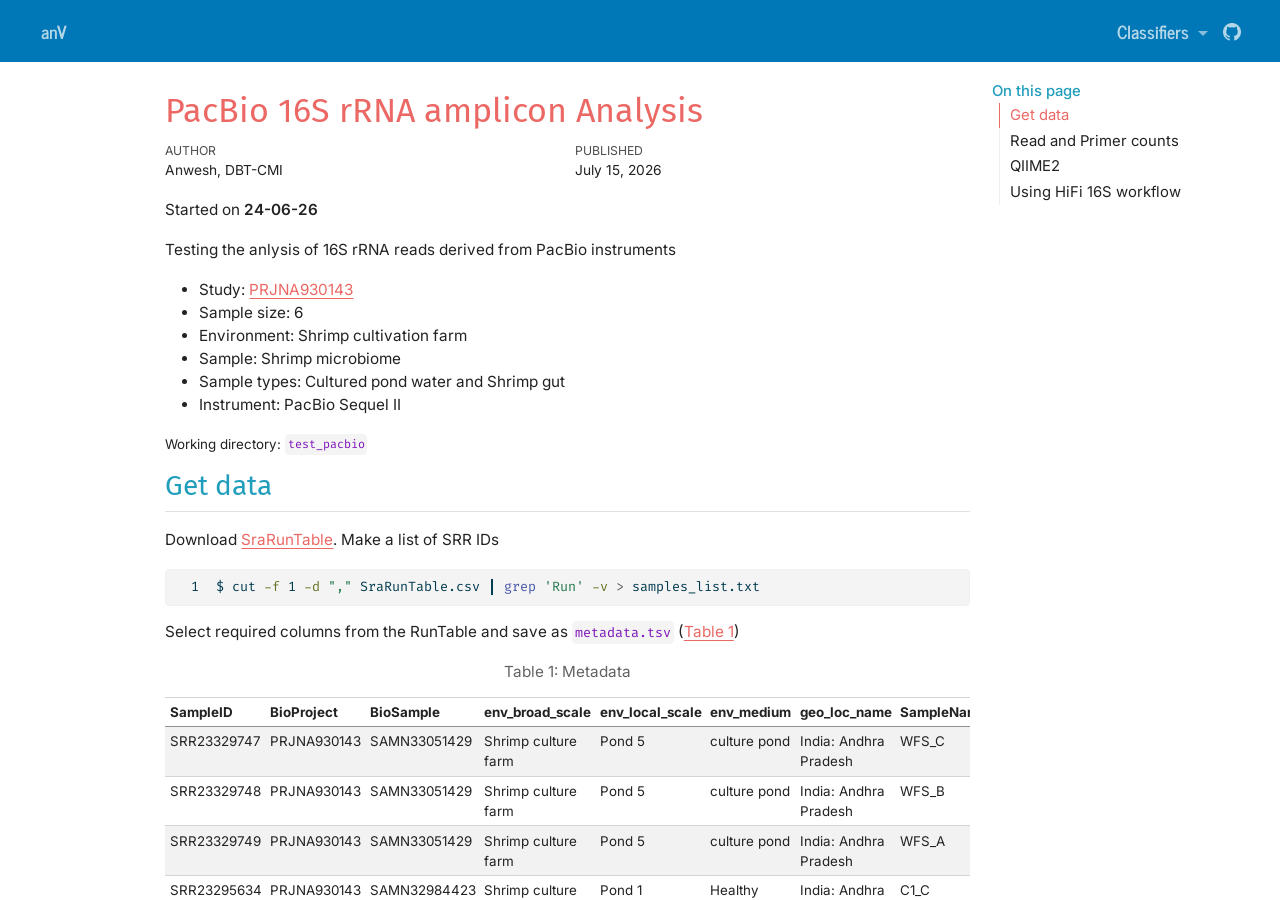
<file: docs/index.html>
<html xmlns="http://www.w3.org/1999/xhtml">    
  <head>      
    <title>Redirect to test_pacbio.html</title>      
    <meta http-equiv="refresh" content="0;URL='test_pacbio.html'" />    
  </head>    
  <body> 
  </body>  
</html>
</file>
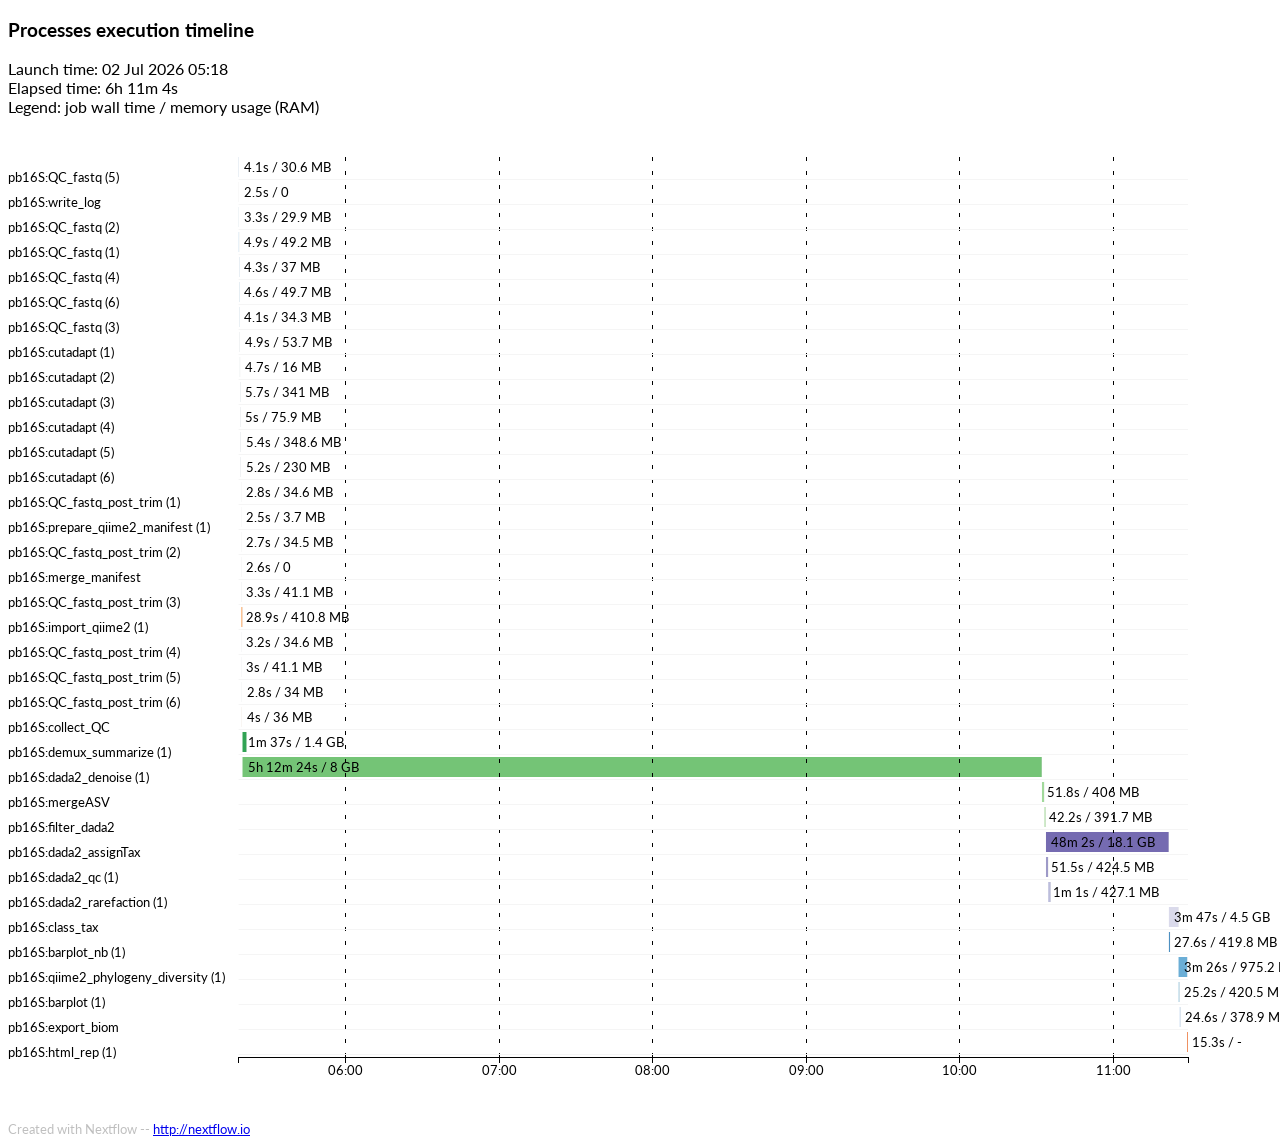
<file: pb_16s/execution_timeline.html>
<!doctype html>
<!--
  ~ Copyright 2013-2024, Seqera Labs
  ~
  ~ Licensed under the Apache License, Version 2.0 (the "License");
  ~ you may not use this file except in compliance with the License.
  ~ You may obtain a copy of the License at
  ~
  ~     http://www.apache.org/licenses/LICENSE-2.0
  ~
  ~ Unless required by applicable law or agreed to in writing, software
  ~ distributed under the License is distributed on an "AS IS" BASIS,
  ~ WITHOUT WARRANTIES OR CONDITIONS OF ANY KIND, either express or implied.
  ~ See the License for the specific language governing permissions and
  ~ limitations under the License.
  -->

<html>
<head>
<meta charset="utf-8">
<meta http-equiv="X-UA-Compatible" content="IE=edge" />
<link rel="icon" type="image/png" href="https://www.nextflow.io/img/favicon.png" />
<style type="text/css">
* {
  font-family: 'Lato', 'Helvetica Neue', Arial, Helvetica, sans-serif;
}

.axis path,
.axis line {
fill: none;
  stroke: black;
  shape-rendering: crispEdges;
}

.axis text {
  font-size: 10px;
}

div#timeline g text {
  font-size: 13px;
}

text.timeline-label {
  font-size: 13px;
}

#timeline2 .axis {
  transform: translate(0px,30px);
  -ms-transform: translate(0px,30px); /* IE 9 */
  -webkit-transform: translate(0px,30px); /* Safari and Chrome */
  -o-transform: translate(0px,30px); /* Opera */
  -moz-transform: translate(0px,30px); /* Firefox */
}

.coloredDiv {
  height:20px; width:20px; float:left;
}

#footer {
  padding-top: 3em; color: #bfbfbf; font-size: 13px;
}

#footer a:visited {
  color: #bfbfbf;
  text-decoration: underline;
}
</style>

</head>

<body>
<div>
  <h3>Processes execution timeline</h3>
  <p>
    Launch time: <span id='label_launch'> </span><br>
    Elapsed time: <span id='label_elapsed'> </span><br>
    Legend: job wall time / memory usage (RAM) <span id='label_legend'> </span>
  </p>
  <div id="timeline"></div>
</div>

<div id='footer'>
  Created with Nextflow -- <a href='http://www.nextflow.io' target='_blank'>http://nextflow.io</a>
</div>

<script type="text/javascript" charset="utf-8">
  /*! jQuery v3.2.1 | (c) JS Foundation and other contributors | jquery.org/license */
!function(a,b){"use strict";"object"==typeof module&&"object"==typeof module.exports?module.exports=a.document?b(a,!0):function(a){if(!a.document)throw new Error("jQuery requires a window with a document");return b(a)}:b(a)}("undefined"!=typeof window?window:this,function(a,b){"use strict";var c=[],d=a.document,e=Object.getPrototypeOf,f=c.slice,g=c.concat,h=c.push,i=c.indexOf,j={},k=j.toString,l=j.hasOwnProperty,m=l.toString,n=m.call(Object),o={};function p(a,b){b=b||d;var c=b.createElement("script");c.text=a,b.head.appendChild(c).parentNode.removeChild(c)}var q="3.2.1",r=function(a,b){return new r.fn.init(a,b)},s=/^[\s\uFEFF\xA0]+|[\s\uFEFF\xA0]+$/g,t=/^-ms-/,u=/-([a-z])/g,v=function(a,b){return b.toUpperCase()};r.fn=r.prototype={jquery:q,constructor:r,length:0,toArray:function(){return f.call(this)},get:function(a){return null==a?f.call(this):a<0?this[a+this.length]:this[a]},pushStack:function(a){var b=r.merge(this.constructor(),a);return b.prevObject=this,b},each:function(a){return r.each(this,a)},map:function(a){return this.pushStack(r.map(this,function(b,c){return a.call(b,c,b)}))},slice:function(){return this.pushStack(f.apply(this,arguments))},first:function(){return this.eq(0)},last:function(){return this.eq(-1)},eq:function(a){var b=this.length,c=+a+(a<0?b:0);return this.pushStack(c>=0&&c<b?[this[c]]:[])},end:function(){return this.prevObject||this.constructor()},push:h,sort:c.sort,splice:c.splice},r.extend=r.fn.extend=function(){var a,b,c,d,e,f,g=arguments[0]||{},h=1,i=arguments.length,j=!1;for("boolean"==typeof g&&(j=g,g=arguments[h]||{},h++),"object"==typeof g||r.isFunction(g)||(g={}),h===i&&(g=this,h--);h<i;h++)if(null!=(a=arguments[h]))for(b in a)c=g[b],d=a[b],g!==d&&(j&&d&&(r.isPlainObject(d)||(e=Array.isArray(d)))?(e?(e=!1,f=c&&Array.isArray(c)?c:[]):f=c&&r.isPlainObject(c)?c:{},g[b]=r.extend(j,f,d)):void 0!==d&&(g[b]=d));return g},r.extend({expando:"jQuery"+(q+Math.random()).replace(/\D/g,""),isReady:!0,error:function(a){throw new Error(a)},noop:function(){},isFunction:function(a){return"function"===r.type(a)},isWindow:function(a){return null!=a&&a===a.window},isNumeric:function(a){var b=r.type(a);return("number"===b||"string"===b)&&!isNaN(a-parseFloat(a))},isPlainObject:function(a){var b,c;return!(!a||"[object Object]"!==k.call(a))&&(!(b=e(a))||(c=l.call(b,"constructor")&&b.constructor,"function"==typeof c&&m.call(c)===n))},isEmptyObject:function(a){var b;for(b in a)return!1;return!0},type:function(a){return null==a?a+"":"object"==typeof a||"function"==typeof a?j[k.call(a)]||"object":typeof a},globalEval:function(a){p(a)},camelCase:function(a){return a.replace(t,"ms-").replace(u,v)},each:function(a,b){var c,d=0;if(w(a)){for(c=a.length;d<c;d++)if(b.call(a[d],d,a[d])===!1)break}else for(d in a)if(b.call(a[d],d,a[d])===!1)break;return a},trim:function(a){return null==a?"":(a+"").replace(s,"")},makeArray:function(a,b){var c=b||[];return null!=a&&(w(Object(a))?r.merge(c,"string"==typeof a?[a]:a):h.call(c,a)),c},inArray:function(a,b,c){return null==b?-1:i.call(b,a,c)},merge:function(a,b){for(var c=+b.length,d=0,e=a.length;d<c;d++)a[e++]=b[d];return a.length=e,a},grep:function(a,b,c){for(var d,e=[],f=0,g=a.length,h=!c;f<g;f++)d=!b(a[f],f),d!==h&&e.push(a[f]);return e},map:function(a,b,c){var d,e,f=0,h=[];if(w(a))for(d=a.length;f<d;f++)e=b(a[f],f,c),null!=e&&h.push(e);else for(f in a)e=b(a[f],f,c),null!=e&&h.push(e);return g.apply([],h)},guid:1,proxy:function(a,b){var c,d,e;if("string"==typeof b&&(c=a[b],b=a,a=c),r.isFunction(a))return d=f.call(arguments,2),e=function(){return a.apply(b||this,d.concat(f.call(arguments)))},e.guid=a.guid=a.guid||r.guid++,e},now:Date.now,support:o}),"function"==typeof Symbol&&(r.fn[Symbol.iterator]=c[Symbol.iterator]),r.each("Boolean Number String Function Array Date RegExp Object Error Symbol".split(" "),function(a,b){j["[object "+b+"]"]=b.toLowerCase()});function w(a){var b=!!a&&"length"in a&&a.length,c=r.type(a);return"function"!==c&&!r.isWindow(a)&&("array"===c||0===b||"number"==typeof b&&b>0&&b-1 in a)}var x=function(a){var b,c,d,e,f,g,h,i,j,k,l,m,n,o,p,q,r,s,t,u="sizzle"+1*new Date,v=a.document,w=0,x=0,y=ha(),z=ha(),A=ha(),B=function(a,b){return a===b&&(l=!0),0},C={}.hasOwnProperty,D=[],E=D.pop,F=D.push,G=D.push,H=D.slice,I=function(a,b){for(var c=0,d=a.length;c<d;c++)if(a[c]===b)return c;return-1},J="checked|selected|async|autofocus|autoplay|controls|defer|disabled|hidden|ismap|loop|multiple|open|readonly|required|scoped",K="[\\x20\\t\\r\\n\\f]",L="(?:\\\\.|[\\w-]|[^\0-\\xa0])+",M="\\["+K+"*("+L+")(?:"+K+"*([*^$|!~]?=)"+K+"*(?:'((?:\\\\.|[^\\\\'])*)'|\"((?:\\\\.|[^\\\\\"])*)\"|("+L+"))|)"+K+"*\\]",N=":("+L+")(?:\\((('((?:\\\\.|[^\\\\'])*)'|\"((?:\\\\.|[^\\\\\"])*)\")|((?:\\\\.|[^\\\\()[\\]]|"+M+")*)|.*)\\)|)",O=new RegExp(K+"+","g"),P=new RegExp("^"+K+"+|((?:^|[^\\\\])(?:\\\\.)*)"+K+"+$","g"),Q=new RegExp("^"+K+"*,"+K+"*"),R=new RegExp("^"+K+"*([>+~]|"+K+")"+K+"*"),S=new RegExp("="+K+"*([^\\]'\"]*?)"+K+"*\\]","g"),T=new RegExp(N),U=new RegExp("^"+L+"$"),V={ID:new RegExp("^#("+L+")"),CLASS:new RegExp("^\\.("+L+")"),TAG:new RegExp("^("+L+"|[*])"),ATTR:new RegExp("^"+M),PSEUDO:new RegExp("^"+N),CHILD:new RegExp("^:(only|first|last|nth|nth-last)-(child|of-type)(?:\\("+K+"*(even|odd|(([+-]|)(\\d*)n|)"+K+"*(?:([+-]|)"+K+"*(\\d+)|))"+K+"*\\)|)","i"),bool:new RegExp("^(?:"+J+")$","i"),needsContext:new RegExp("^"+K+"*[>+~]|:(even|odd|eq|gt|lt|nth|first|last)(?:\\("+K+"*((?:-\\d)?\\d*)"+K+"*\\)|)(?=[^-]|$)","i")},W=/^(?:input|select|textarea|button)$/i,X=/^h\d$/i,Y=/^[^{]+\{\s*\[native \w/,Z=/^(?:#([\w-]+)|(\w+)|\.([\w-]+))$/,$=/[+~]/,_=new RegExp("\\\\([\\da-f]{1,6}"+K+"?|("+K+")|.)","ig"),aa=function(a,b,c){var d="0x"+b-65536;return d!==d||c?b:d<0?String.fromCharCode(d+65536):String.fromCharCode(d>>10|55296,1023&d|56320)},ba=/([\0-\x1f\x7f]|^-?\d)|^-$|[^\0-\x1f\x7f-\uFFFF\w-]/g,ca=function(a,b){return b?"\0"===a?"\ufffd":a.slice(0,-1)+"\\"+a.charCodeAt(a.length-1).toString(16)+" ":"\\"+a},da=function(){m()},ea=ta(function(a){return a.disabled===!0&&("form"in a||"label"in a)},{dir:"parentNode",next:"legend"});try{G.apply(D=H.call(v.childNodes),v.childNodes),D[v.childNodes.length].nodeType}catch(fa){G={apply:D.length?function(a,b){F.apply(a,H.call(b))}:function(a,b){var c=a.length,d=0;while(a[c++]=b[d++]);a.length=c-1}}}function ga(a,b,d,e){var f,h,j,k,l,o,r,s=b&&b.ownerDocument,w=b?b.nodeType:9;if(d=d||[],"string"!=typeof a||!a||1!==w&&9!==w&&11!==w)return d;if(!e&&((b?b.ownerDocument||b:v)!==n&&m(b),b=b||n,p)){if(11!==w&&(l=Z.exec(a)))if(f=l[1]){if(9===w){if(!(j=b.getElementById(f)))return d;if(j.id===f)return d.push(j),d}else if(s&&(j=s.getElementById(f))&&t(b,j)&&j.id===f)return d.push(j),d}else{if(l[2])return G.apply(d,b.getElementsByTagName(a)),d;if((f=l[3])&&c.getElementsByClassName&&b.getElementsByClassName)return G.apply(d,b.getElementsByClassName(f)),d}if(c.qsa&&!A[a+" "]&&(!q||!q.test(a))){if(1!==w)s=b,r=a;else if("object"!==b.nodeName.toLowerCase()){(k=b.getAttribute("id"))?k=k.replace(ba,ca):b.setAttribute("id",k=u),o=g(a),h=o.length;while(h--)o[h]="#"+k+" "+sa(o[h]);r=o.join(","),s=$.test(a)&&qa(b.parentNode)||b}if(r)try{return G.apply(d,s.querySelectorAll(r)),d}catch(x){}finally{k===u&&b.removeAttribute("id")}}}return i(a.replace(P,"$1"),b,d,e)}function ha(){var a=[];function b(c,e){return a.push(c+" ")>d.cacheLength&&delete b[a.shift()],b[c+" "]=e}return b}function ia(a){return a[u]=!0,a}function ja(a){var b=n.createElement("fieldset");try{return!!a(b)}catch(c){return!1}finally{b.parentNode&&b.parentNode.removeChild(b),b=null}}function ka(a,b){var c=a.split("|"),e=c.length;while(e--)d.attrHandle[c[e]]=b}function la(a,b){var c=b&&a,d=c&&1===a.nodeType&&1===b.nodeType&&a.sourceIndex-b.sourceIndex;if(d)return d;if(c)while(c=c.nextSibling)if(c===b)return-1;return a?1:-1}function ma(a){return function(b){var c=b.nodeName.toLowerCase();return"input"===c&&b.type===a}}function na(a){return function(b){var c=b.nodeName.toLowerCase();return("input"===c||"button"===c)&&b.type===a}}function oa(a){return function(b){return"form"in b?b.parentNode&&b.disabled===!1?"label"in b?"label"in b.parentNode?b.parentNode.disabled===a:b.disabled===a:b.isDisabled===a||b.isDisabled!==!a&&ea(b)===a:b.disabled===a:"label"in b&&b.disabled===a}}function pa(a){return ia(function(b){return b=+b,ia(function(c,d){var e,f=a([],c.length,b),g=f.length;while(g--)c[e=f[g]]&&(c[e]=!(d[e]=c[e]))})})}function qa(a){return a&&"undefined"!=typeof a.getElementsByTagName&&a}c=ga.support={},f=ga.isXML=function(a){var b=a&&(a.ownerDocument||a).documentElement;return!!b&&"HTML"!==b.nodeName},m=ga.setDocument=function(a){var b,e,g=a?a.ownerDocument||a:v;return g!==n&&9===g.nodeType&&g.documentElement?(n=g,o=n.documentElement,p=!f(n),v!==n&&(e=n.defaultView)&&e.top!==e&&(e.addEventListener?e.addEventListener("unload",da,!1):e.attachEvent&&e.attachEvent("onunload",da)),c.attributes=ja(function(a){return a.className="i",!a.getAttribute("className")}),c.getElementsByTagName=ja(function(a){return a.appendChild(n.createComment("")),!a.getElementsByTagName("*").length}),c.getElementsByClassName=Y.test(n.getElementsByClassName),c.getById=ja(function(a){return o.appendChild(a).id=u,!n.getElementsByName||!n.getElementsByName(u).length}),c.getById?(d.filter.ID=function(a){var b=a.replace(_,aa);return function(a){return a.getAttribute("id")===b}},d.find.ID=function(a,b){if("undefined"!=typeof b.getElementById&&p){var c=b.getElementById(a);return c?[c]:[]}}):(d.filter.ID=function(a){var b=a.replace(_,aa);return function(a){var c="undefined"!=typeof a.getAttributeNode&&a.getAttributeNode("id");return c&&c.value===b}},d.find.ID=function(a,b){if("undefined"!=typeof b.getElementById&&p){var c,d,e,f=b.getElementById(a);if(f){if(c=f.getAttributeNode("id"),c&&c.value===a)return[f];e=b.getElementsByName(a),d=0;while(f=e[d++])if(c=f.getAttributeNode("id"),c&&c.value===a)return[f]}return[]}}),d.find.TAG=c.getElementsByTagName?function(a,b){return"undefined"!=typeof b.getElementsByTagName?b.getElementsByTagName(a):c.qsa?b.querySelectorAll(a):void 0}:function(a,b){var c,d=[],e=0,f=b.getElementsByTagName(a);if("*"===a){while(c=f[e++])1===c.nodeType&&d.push(c);return d}return f},d.find.CLASS=c.getElementsByClassName&&function(a,b){if("undefined"!=typeof b.getElementsByClassName&&p)return b.getElementsByClassName(a)},r=[],q=[],(c.qsa=Y.test(n.querySelectorAll))&&(ja(function(a){o.appendChild(a).innerHTML="<a id='"+u+"'></a><select id='"+u+"-\r\\' msallowcapture=''><option selected=''></option></select>",a.querySelectorAll("[msallowcapture^='']").length&&q.push("[*^$]="+K+"*(?:''|\"\")"),a.querySelectorAll("[selected]").length||q.push("\\["+K+"*(?:value|"+J+")"),a.querySelectorAll("[id~="+u+"-]").length||q.push("~="),a.querySelectorAll(":checked").length||q.push(":checked"),a.querySelectorAll("a#"+u+"+*").length||q.push(".#.+[+~]")}),ja(function(a){a.innerHTML="<a href='' disabled='disabled'></a><select disabled='disabled'><option/></select>";var b=n.createElement("input");b.setAttribute("type","hidden"),a.appendChild(b).setAttribute("name","D"),a.querySelectorAll("[name=d]").length&&q.push("name"+K+"*[*^$|!~]?="),2!==a.querySelectorAll(":enabled").length&&q.push(":enabled",":disabled"),o.appendChild(a).disabled=!0,2!==a.querySelectorAll(":disabled").length&&q.push(":enabled",":disabled"),a.querySelectorAll("*,:x"),q.push(",.*:")})),(c.matchesSelector=Y.test(s=o.matches||o.webkitMatchesSelector||o.mozMatchesSelector||o.oMatchesSelector||o.msMatchesSelector))&&ja(function(a){c.disconnectedMatch=s.call(a,"*"),s.call(a,"[s!='']:x"),r.push("!=",N)}),q=q.length&&new RegExp(q.join("|")),r=r.length&&new RegExp(r.join("|")),b=Y.test(o.compareDocumentPosition),t=b||Y.test(o.contains)?function(a,b){var c=9===a.nodeType?a.documentElement:a,d=b&&b.parentNode;return a===d||!(!d||1!==d.nodeType||!(c.contains?c.contains(d):a.compareDocumentPosition&&16&a.compareDocumentPosition(d)))}:function(a,b){if(b)while(b=b.parentNode)if(b===a)return!0;return!1},B=b?function(a,b){if(a===b)return l=!0,0;var d=!a.compareDocumentPosition-!b.compareDocumentPosition;return d?d:(d=(a.ownerDocument||a)===(b.ownerDocument||b)?a.compareDocumentPosition(b):1,1&d||!c.sortDetached&&b.compareDocumentPosition(a)===d?a===n||a.ownerDocument===v&&t(v,a)?-1:b===n||b.ownerDocument===v&&t(v,b)?1:k?I(k,a)-I(k,b):0:4&d?-1:1)}:function(a,b){if(a===b)return l=!0,0;var c,d=0,e=a.parentNode,f=b.parentNode,g=[a],h=[b];if(!e||!f)return a===n?-1:b===n?1:e?-1:f?1:k?I(k,a)-I(k,b):0;if(e===f)return la(a,b);c=a;while(c=c.parentNode)g.unshift(c);c=b;while(c=c.parentNode)h.unshift(c);while(g[d]===h[d])d++;return d?la(g[d],h[d]):g[d]===v?-1:h[d]===v?1:0},n):n},ga.matches=function(a,b){return ga(a,null,null,b)},ga.matchesSelector=function(a,b){if((a.ownerDocument||a)!==n&&m(a),b=b.replace(S,"='$1']"),c.matchesSelector&&p&&!A[b+" "]&&(!r||!r.test(b))&&(!q||!q.test(b)))try{var d=s.call(a,b);if(d||c.disconnectedMatch||a.document&&11!==a.document.nodeType)return d}catch(e){}return ga(b,n,null,[a]).length>0},ga.contains=function(a,b){return(a.ownerDocument||a)!==n&&m(a),t(a,b)},ga.attr=function(a,b){(a.ownerDocument||a)!==n&&m(a);var e=d.attrHandle[b.toLowerCase()],f=e&&C.call(d.attrHandle,b.toLowerCase())?e(a,b,!p):void 0;return void 0!==f?f:c.attributes||!p?a.getAttribute(b):(f=a.getAttributeNode(b))&&f.specified?f.value:null},ga.escape=function(a){return(a+"").replace(ba,ca)},ga.error=function(a){throw new Error("Syntax error, unrecognized expression: "+a)},ga.uniqueSort=function(a){var b,d=[],e=0,f=0;if(l=!c.detectDuplicates,k=!c.sortStable&&a.slice(0),a.sort(B),l){while(b=a[f++])b===a[f]&&(e=d.push(f));while(e--)a.splice(d[e],1)}return k=null,a},e=ga.getText=function(a){var b,c="",d=0,f=a.nodeType;if(f){if(1===f||9===f||11===f){if("string"==typeof a.textContent)return a.textContent;for(a=a.firstChild;a;a=a.nextSibling)c+=e(a)}else if(3===f||4===f)return a.nodeValue}else while(b=a[d++])c+=e(b);return c},d=ga.selectors={cacheLength:50,createPseudo:ia,match:V,attrHandle:{},find:{},relative:{">":{dir:"parentNode",first:!0}," ":{dir:"parentNode"},"+":{dir:"previousSibling",first:!0},"~":{dir:"previousSibling"}},preFilter:{ATTR:function(a){return a[1]=a[1].replace(_,aa),a[3]=(a[3]||a[4]||a[5]||"").replace(_,aa),"~="===a[2]&&(a[3]=" "+a[3]+" "),a.slice(0,4)},CHILD:function(a){return a[1]=a[1].toLowerCase(),"nth"===a[1].slice(0,3)?(a[3]||ga.error(a[0]),a[4]=+(a[4]?a[5]+(a[6]||1):2*("even"===a[3]||"odd"===a[3])),a[5]=+(a[7]+a[8]||"odd"===a[3])):a[3]&&ga.error(a[0]),a},PSEUDO:function(a){var b,c=!a[6]&&a[2];return V.CHILD.test(a[0])?null:(a[3]?a[2]=a[4]||a[5]||"":c&&T.test(c)&&(b=g(c,!0))&&(b=c.indexOf(")",c.length-b)-c.length)&&(a[0]=a[0].slice(0,b),a[2]=c.slice(0,b)),a.slice(0,3))}},filter:{TAG:function(a){var b=a.replace(_,aa).toLowerCase();return"*"===a?function(){return!0}:function(a){return a.nodeName&&a.nodeName.toLowerCase()===b}},CLASS:function(a){var b=y[a+" "];return b||(b=new RegExp("(^|"+K+")"+a+"("+K+"|$)"))&&y(a,function(a){return b.test("string"==typeof a.className&&a.className||"undefined"!=typeof a.getAttribute&&a.getAttribute("class")||"")})},ATTR:function(a,b,c){return function(d){var e=ga.attr(d,a);return null==e?"!="===b:!b||(e+="","="===b?e===c:"!="===b?e!==c:"^="===b?c&&0===e.indexOf(c):"*="===b?c&&e.indexOf(c)>-1:"$="===b?c&&e.slice(-c.length)===c:"~="===b?(" "+e.replace(O," ")+" ").indexOf(c)>-1:"|="===b&&(e===c||e.slice(0,c.length+1)===c+"-"))}},CHILD:function(a,b,c,d,e){var f="nth"!==a.slice(0,3),g="last"!==a.slice(-4),h="of-type"===b;return 1===d&&0===e?function(a){return!!a.parentNode}:function(b,c,i){var j,k,l,m,n,o,p=f!==g?"nextSibling":"previousSibling",q=b.parentNode,r=h&&b.nodeName.toLowerCase(),s=!i&&!h,t=!1;if(q){if(f){while(p){m=b;while(m=m[p])if(h?m.nodeName.toLowerCase()===r:1===m.nodeType)return!1;o=p="only"===a&&!o&&"nextSibling"}return!0}if(o=[g?q.firstChild:q.lastChild],g&&s){m=q,l=m[u]||(m[u]={}),k=l[m.uniqueID]||(l[m.uniqueID]={}),j=k[a]||[],n=j[0]===w&&j[1],t=n&&j[2],m=n&&q.childNodes[n];while(m=++n&&m&&m[p]||(t=n=0)||o.pop())if(1===m.nodeType&&++t&&m===b){k[a]=[w,n,t];break}}else if(s&&(m=b,l=m[u]||(m[u]={}),k=l[m.uniqueID]||(l[m.uniqueID]={}),j=k[a]||[],n=j[0]===w&&j[1],t=n),t===!1)while(m=++n&&m&&m[p]||(t=n=0)||o.pop())if((h?m.nodeName.toLowerCase()===r:1===m.nodeType)&&++t&&(s&&(l=m[u]||(m[u]={}),k=l[m.uniqueID]||(l[m.uniqueID]={}),k[a]=[w,t]),m===b))break;return t-=e,t===d||t%d===0&&t/d>=0}}},PSEUDO:function(a,b){var c,e=d.pseudos[a]||d.setFilters[a.toLowerCase()]||ga.error("unsupported pseudo: "+a);return e[u]?e(b):e.length>1?(c=[a,a,"",b],d.setFilters.hasOwnProperty(a.toLowerCase())?ia(function(a,c){var d,f=e(a,b),g=f.length;while(g--)d=I(a,f[g]),a[d]=!(c[d]=f[g])}):function(a){return e(a,0,c)}):e}},pseudos:{not:ia(function(a){var b=[],c=[],d=h(a.replace(P,"$1"));return d[u]?ia(function(a,b,c,e){var f,g=d(a,null,e,[]),h=a.length;while(h--)(f=g[h])&&(a[h]=!(b[h]=f))}):function(a,e,f){return b[0]=a,d(b,null,f,c),b[0]=null,!c.pop()}}),has:ia(function(a){return function(b){return ga(a,b).length>0}}),contains:ia(function(a){return a=a.replace(_,aa),function(b){return(b.textContent||b.innerText||e(b)).indexOf(a)>-1}}),lang:ia(function(a){return U.test(a||"")||ga.error("unsupported lang: "+a),a=a.replace(_,aa).toLowerCase(),function(b){var c;do if(c=p?b.lang:b.getAttribute("xml:lang")||b.getAttribute("lang"))return c=c.toLowerCase(),c===a||0===c.indexOf(a+"-");while((b=b.parentNode)&&1===b.nodeType);return!1}}),target:function(b){var c=a.location&&a.location.hash;return c&&c.slice(1)===b.id},root:function(a){return a===o},focus:function(a){return a===n.activeElement&&(!n.hasFocus||n.hasFocus())&&!!(a.type||a.href||~a.tabIndex)},enabled:oa(!1),disabled:oa(!0),checked:function(a){var b=a.nodeName.toLowerCase();return"input"===b&&!!a.checked||"option"===b&&!!a.selected},selected:function(a){return a.parentNode&&a.parentNode.selectedIndex,a.selected===!0},empty:function(a){for(a=a.firstChild;a;a=a.nextSibling)if(a.nodeType<6)return!1;return!0},parent:function(a){return!d.pseudos.empty(a)},header:function(a){return X.test(a.nodeName)},input:function(a){return W.test(a.nodeName)},button:function(a){var b=a.nodeName.toLowerCase();return"input"===b&&"button"===a.type||"button"===b},text:function(a){var b;return"input"===a.nodeName.toLowerCase()&&"text"===a.type&&(null==(b=a.getAttribute("type"))||"text"===b.toLowerCase())},first:pa(function(){return[0]}),last:pa(function(a,b){return[b-1]}),eq:pa(function(a,b,c){return[c<0?c+b:c]}),even:pa(function(a,b){for(var c=0;c<b;c+=2)a.push(c);return a}),odd:pa(function(a,b){for(var c=1;c<b;c+=2)a.push(c);return a}),lt:pa(function(a,b,c){for(var d=c<0?c+b:c;--d>=0;)a.push(d);return a}),gt:pa(function(a,b,c){for(var d=c<0?c+b:c;++d<b;)a.push(d);return a})}},d.pseudos.nth=d.pseudos.eq;for(b in{radio:!0,checkbox:!0,file:!0,password:!0,image:!0})d.pseudos[b]=ma(b);for(b in{submit:!0,reset:!0})d.pseudos[b]=na(b);function ra(){}ra.prototype=d.filters=d.pseudos,d.setFilters=new ra,g=ga.tokenize=function(a,b){var c,e,f,g,h,i,j,k=z[a+" "];if(k)return b?0:k.slice(0);h=a,i=[],j=d.preFilter;while(h){c&&!(e=Q.exec(h))||(e&&(h=h.slice(e[0].length)||h),i.push(f=[])),c=!1,(e=R.exec(h))&&(c=e.shift(),f.push({value:c,type:e[0].replace(P," ")}),h=h.slice(c.length));for(g in d.filter)!(e=V[g].exec(h))||j[g]&&!(e=j[g](e))||(c=e.shift(),f.push({value:c,type:g,matches:e}),h=h.slice(c.length));if(!c)break}return b?h.length:h?ga.error(a):z(a,i).slice(0)};function sa(a){for(var b=0,c=a.length,d="";b<c;b++)d+=a[b].value;return d}function ta(a,b,c){var d=b.dir,e=b.next,f=e||d,g=c&&"parentNode"===f,h=x++;return b.first?function(b,c,e){while(b=b[d])if(1===b.nodeType||g)return a(b,c,e);return!1}:function(b,c,i){var j,k,l,m=[w,h];if(i){while(b=b[d])if((1===b.nodeType||g)&&a(b,c,i))return!0}else while(b=b[d])if(1===b.nodeType||g)if(l=b[u]||(b[u]={}),k=l[b.uniqueID]||(l[b.uniqueID]={}),e&&e===b.nodeName.toLowerCase())b=b[d]||b;else{if((j=k[f])&&j[0]===w&&j[1]===h)return m[2]=j[2];if(k[f]=m,m[2]=a(b,c,i))return!0}return!1}}function ua(a){return a.length>1?function(b,c,d){var e=a.length;while(e--)if(!a[e](b,c,d))return!1;return!0}:a[0]}function va(a,b,c){for(var d=0,e=b.length;d<e;d++)ga(a,b[d],c);return c}function wa(a,b,c,d,e){for(var f,g=[],h=0,i=a.length,j=null!=b;h<i;h++)(f=a[h])&&(c&&!c(f,d,e)||(g.push(f),j&&b.push(h)));return g}function xa(a,b,c,d,e,f){return d&&!d[u]&&(d=xa(d)),e&&!e[u]&&(e=xa(e,f)),ia(function(f,g,h,i){var j,k,l,m=[],n=[],o=g.length,p=f||va(b||"*",h.nodeType?[h]:h,[]),q=!a||!f&&b?p:wa(p,m,a,h,i),r=c?e||(f?a:o||d)?[]:g:q;if(c&&c(q,r,h,i),d){j=wa(r,n),d(j,[],h,i),k=j.length;while(k--)(l=j[k])&&(r[n[k]]=!(q[n[k]]=l))}if(f){if(e||a){if(e){j=[],k=r.length;while(k--)(l=r[k])&&j.push(q[k]=l);e(null,r=[],j,i)}k=r.length;while(k--)(l=r[k])&&(j=e?I(f,l):m[k])>-1&&(f[j]=!(g[j]=l))}}else r=wa(r===g?r.splice(o,r.length):r),e?e(null,g,r,i):G.apply(g,r)})}function ya(a){for(var b,c,e,f=a.length,g=d.relative[a[0].type],h=g||d.relative[" "],i=g?1:0,k=ta(function(a){return a===b},h,!0),l=ta(function(a){return I(b,a)>-1},h,!0),m=[function(a,c,d){var e=!g&&(d||c!==j)||((b=c).nodeType?k(a,c,d):l(a,c,d));return b=null,e}];i<f;i++)if(c=d.relative[a[i].type])m=[ta(ua(m),c)];else{if(c=d.filter[a[i].type].apply(null,a[i].matches),c[u]){for(e=++i;e<f;e++)if(d.relative[a[e].type])break;return xa(i>1&&ua(m),i>1&&sa(a.slice(0,i-1).concat({value:" "===a[i-2].type?"*":""})).replace(P,"$1"),c,i<e&&ya(a.slice(i,e)),e<f&&ya(a=a.slice(e)),e<f&&sa(a))}m.push(c)}return ua(m)}function za(a,b){var c=b.length>0,e=a.length>0,f=function(f,g,h,i,k){var l,o,q,r=0,s="0",t=f&&[],u=[],v=j,x=f||e&&d.find.TAG("*",k),y=w+=null==v?1:Math.random()||.1,z=x.length;for(k&&(j=g===n||g||k);s!==z&&null!=(l=x[s]);s++){if(e&&l){o=0,g||l.ownerDocument===n||(m(l),h=!p);while(q=a[o++])if(q(l,g||n,h)){i.push(l);break}k&&(w=y)}c&&((l=!q&&l)&&r--,f&&t.push(l))}if(r+=s,c&&s!==r){o=0;while(q=b[o++])q(t,u,g,h);if(f){if(r>0)while(s--)t[s]||u[s]||(u[s]=E.call(i));u=wa(u)}G.apply(i,u),k&&!f&&u.length>0&&r+b.length>1&&ga.uniqueSort(i)}return k&&(w=y,j=v),t};return c?ia(f):f}return h=ga.compile=function(a,b){var c,d=[],e=[],f=A[a+" "];if(!f){b||(b=g(a)),c=b.length;while(c--)f=ya(b[c]),f[u]?d.push(f):e.push(f);f=A(a,za(e,d)),f.selector=a}return f},i=ga.select=function(a,b,c,e){var f,i,j,k,l,m="function"==typeof a&&a,n=!e&&g(a=m.selector||a);if(c=c||[],1===n.length){if(i=n[0]=n[0].slice(0),i.length>2&&"ID"===(j=i[0]).type&&9===b.nodeType&&p&&d.relative[i[1].type]){if(b=(d.find.ID(j.matches[0].replace(_,aa),b)||[])[0],!b)return c;m&&(b=b.parentNode),a=a.slice(i.shift().value.length)}f=V.needsContext.test(a)?0:i.length;while(f--){if(j=i[f],d.relative[k=j.type])break;if((l=d.find[k])&&(e=l(j.matches[0].replace(_,aa),$.test(i[0].type)&&qa(b.parentNode)||b))){if(i.splice(f,1),a=e.length&&sa(i),!a)return G.apply(c,e),c;break}}}return(m||h(a,n))(e,b,!p,c,!b||$.test(a)&&qa(b.parentNode)||b),c},c.sortStable=u.split("").sort(B).join("")===u,c.detectDuplicates=!!l,m(),c.sortDetached=ja(function(a){return 1&a.compareDocumentPosition(n.createElement("fieldset"))}),ja(function(a){return a.innerHTML="<a href='#'></a>","#"===a.firstChild.getAttribute("href")})||ka("type|href|height|width",function(a,b,c){if(!c)return a.getAttribute(b,"type"===b.toLowerCase()?1:2)}),c.attributes&&ja(function(a){return a.innerHTML="<input/>",a.firstChild.setAttribute("value",""),""===a.firstChild.getAttribute("value")})||ka("value",function(a,b,c){if(!c&&"input"===a.nodeName.toLowerCase())return a.defaultValue}),ja(function(a){return null==a.getAttribute("disabled")})||ka(J,function(a,b,c){var d;if(!c)return a[b]===!0?b.toLowerCase():(d=a.getAttributeNode(b))&&d.specified?d.value:null}),ga}(a);r.find=x,r.expr=x.selectors,r.expr[":"]=r.expr.pseudos,r.uniqueSort=r.unique=x.uniqueSort,r.text=x.getText,r.isXMLDoc=x.isXML,r.contains=x.contains,r.escapeSelector=x.escape;var y=function(a,b,c){var d=[],e=void 0!==c;while((a=a[b])&&9!==a.nodeType)if(1===a.nodeType){if(e&&r(a).is(c))break;d.push(a)}return d},z=function(a,b){for(var c=[];a;a=a.nextSibling)1===a.nodeType&&a!==b&&c.push(a);return c},A=r.expr.match.needsContext;function B(a,b){return a.nodeName&&a.nodeName.toLowerCase()===b.toLowerCase()}var C=/^<([a-z][^\/\0>:\x20\t\r\n\f]*)[\x20\t\r\n\f]*\/?>(?:<\/\1>|)$/i,D=/^.[^:#\[\.,]*$/;function E(a,b,c){return r.isFunction(b)?r.grep(a,function(a,d){return!!b.call(a,d,a)!==c}):b.nodeType?r.grep(a,function(a){return a===b!==c}):"string"!=typeof b?r.grep(a,function(a){return i.call(b,a)>-1!==c}):D.test(b)?r.filter(b,a,c):(b=r.filter(b,a),r.grep(a,function(a){return i.call(b,a)>-1!==c&&1===a.nodeType}))}r.filter=function(a,b,c){var d=b[0];return c&&(a=":not("+a+")"),1===b.length&&1===d.nodeType?r.find.matchesSelector(d,a)?[d]:[]:r.find.matches(a,r.grep(b,function(a){return 1===a.nodeType}))},r.fn.extend({find:function(a){var b,c,d=this.length,e=this;if("string"!=typeof a)return this.pushStack(r(a).filter(function(){for(b=0;b<d;b++)if(r.contains(e[b],this))return!0}));for(c=this.pushStack([]),b=0;b<d;b++)r.find(a,e[b],c);return d>1?r.uniqueSort(c):c},filter:function(a){return this.pushStack(E(this,a||[],!1))},not:function(a){return this.pushStack(E(this,a||[],!0))},is:function(a){return!!E(this,"string"==typeof a&&A.test(a)?r(a):a||[],!1).length}});var F,G=/^(?:\s*(<[\w\W]+>)[^>]*|#([\w-]+))$/,H=r.fn.init=function(a,b,c){var e,f;if(!a)return this;if(c=c||F,"string"==typeof a){if(e="<"===a[0]&&">"===a[a.length-1]&&a.length>=3?[null,a,null]:G.exec(a),!e||!e[1]&&b)return!b||b.jquery?(b||c).find(a):this.constructor(b).find(a);if(e[1]){if(b=b instanceof r?b[0]:b,r.merge(this,r.parseHTML(e[1],b&&b.nodeType?b.ownerDocument||b:d,!0)),C.test(e[1])&&r.isPlainObject(b))for(e in b)r.isFunction(this[e])?this[e](b[e]):this.attr(e,b[e]);return this}return f=d.getElementById(e[2]),f&&(this[0]=f,this.length=1),this}return a.nodeType?(this[0]=a,this.length=1,this):r.isFunction(a)?void 0!==c.ready?c.ready(a):a(r):r.makeArray(a,this)};H.prototype=r.fn,F=r(d);var I=/^(?:parents|prev(?:Until|All))/,J={children:!0,contents:!0,next:!0,prev:!0};r.fn.extend({has:function(a){var b=r(a,this),c=b.length;return this.filter(function(){for(var a=0;a<c;a++)if(r.contains(this,b[a]))return!0})},closest:function(a,b){var c,d=0,e=this.length,f=[],g="string"!=typeof a&&r(a);if(!A.test(a))for(;d<e;d++)for(c=this[d];c&&c!==b;c=c.parentNode)if(c.nodeType<11&&(g?g.index(c)>-1:1===c.nodeType&&r.find.matchesSelector(c,a))){f.push(c);break}return this.pushStack(f.length>1?r.uniqueSort(f):f)},index:function(a){return a?"string"==typeof a?i.call(r(a),this[0]):i.call(this,a.jquery?a[0]:a):this[0]&&this[0].parentNode?this.first().prevAll().length:-1},add:function(a,b){return this.pushStack(r.uniqueSort(r.merge(this.get(),r(a,b))))},addBack:function(a){return this.add(null==a?this.prevObject:this.prevObject.filter(a))}});function K(a,b){while((a=a[b])&&1!==a.nodeType);return a}r.each({parent:function(a){var b=a.parentNode;return b&&11!==b.nodeType?b:null},parents:function(a){return y(a,"parentNode")},parentsUntil:function(a,b,c){return y(a,"parentNode",c)},next:function(a){return K(a,"nextSibling")},prev:function(a){return K(a,"previousSibling")},nextAll:function(a){return y(a,"nextSibling")},prevAll:function(a){return y(a,"previousSibling")},nextUntil:function(a,b,c){return y(a,"nextSibling",c)},prevUntil:function(a,b,c){return y(a,"previousSibling",c)},siblings:function(a){return z((a.parentNode||{}).firstChild,a)},children:function(a){return z(a.firstChild)},contents:function(a){return B(a,"iframe")?a.contentDocument:(B(a,"template")&&(a=a.content||a),r.merge([],a.childNodes))}},function(a,b){r.fn[a]=function(c,d){var e=r.map(this,b,c);return"Until"!==a.slice(-5)&&(d=c),d&&"string"==typeof d&&(e=r.filter(d,e)),this.length>1&&(J[a]||r.uniqueSort(e),I.test(a)&&e.reverse()),this.pushStack(e)}});var L=/[^\x20\t\r\n\f]+/g;function M(a){var b={};return r.each(a.match(L)||[],function(a,c){b[c]=!0}),b}r.Callbacks=function(a){a="string"==typeof a?M(a):r.extend({},a);var b,c,d,e,f=[],g=[],h=-1,i=function(){for(e=e||a.once,d=b=!0;g.length;h=-1){c=g.shift();while(++h<f.length)f[h].apply(c[0],c[1])===!1&&a.stopOnFalse&&(h=f.length,c=!1)}a.memory||(c=!1),b=!1,e&&(f=c?[]:"")},j={add:function(){return f&&(c&&!b&&(h=f.length-1,g.push(c)),function d(b){r.each(b,function(b,c){r.isFunction(c)?a.unique&&j.has(c)||f.push(c):c&&c.length&&"string"!==r.type(c)&&d(c)})}(arguments),c&&!b&&i()),this},remove:function(){return r.each(arguments,function(a,b){var c;while((c=r.inArray(b,f,c))>-1)f.splice(c,1),c<=h&&h--}),this},has:function(a){return a?r.inArray(a,f)>-1:f.length>0},empty:function(){return f&&(f=[]),this},disable:function(){return e=g=[],f=c="",this},disabled:function(){return!f},lock:function(){return e=g=[],c||b||(f=c=""),this},locked:function(){return!!e},fireWith:function(a,c){return e||(c=c||[],c=[a,c.slice?c.slice():c],g.push(c),b||i()),this},fire:function(){return j.fireWith(this,arguments),this},fired:function(){return!!d}};return j};function N(a){return a}function O(a){throw a}function P(a,b,c,d){var e;try{a&&r.isFunction(e=a.promise)?e.call(a).done(b).fail(c):a&&r.isFunction(e=a.then)?e.call(a,b,c):b.apply(void 0,[a].slice(d))}catch(a){c.apply(void 0,[a])}}r.extend({Deferred:function(b){var c=[["notify","progress",r.Callbacks("memory"),r.Callbacks("memory"),2],["resolve","done",r.Callbacks("once memory"),r.Callbacks("once memory"),0,"resolved"],["reject","fail",r.Callbacks("once memory"),r.Callbacks("once memory"),1,"rejected"]],d="pending",e={state:function(){return d},always:function(){return f.done(arguments).fail(arguments),this},"catch":function(a){return e.then(null,a)},pipe:function(){var a=arguments;return r.Deferred(function(b){r.each(c,function(c,d){var e=r.isFunction(a[d[4]])&&a[d[4]];f[d[1]](function(){var a=e&&e.apply(this,arguments);a&&r.isFunction(a.promise)?a.promise().progress(b.notify).done(b.resolve).fail(b.reject):b[d[0]+"With"](this,e?[a]:arguments)})}),a=null}).promise()},then:function(b,d,e){var f=0;function g(b,c,d,e){return function(){var h=this,i=arguments,j=function(){var a,j;if(!(b<f)){if(a=d.apply(h,i),a===c.promise())throw new TypeError("Thenable self-resolution");j=a&&("object"==typeof a||"function"==typeof a)&&a.then,r.isFunction(j)?e?j.call(a,g(f,c,N,e),g(f,c,O,e)):(f++,j.call(a,g(f,c,N,e),g(f,c,O,e),g(f,c,N,c.notifyWith))):(d!==N&&(h=void 0,i=[a]),(e||c.resolveWith)(h,i))}},k=e?j:function(){try{j()}catch(a){r.Deferred.exceptionHook&&r.Deferred.exceptionHook(a,k.stackTrace),b+1>=f&&(d!==O&&(h=void 0,i=[a]),c.rejectWith(h,i))}};b?k():(r.Deferred.getStackHook&&(k.stackTrace=r.Deferred.getStackHook()),a.setTimeout(k))}}return r.Deferred(function(a){c[0][3].add(g(0,a,r.isFunction(e)?e:N,a.notifyWith)),c[1][3].add(g(0,a,r.isFunction(b)?b:N)),c[2][3].add(g(0,a,r.isFunction(d)?d:O))}).promise()},promise:function(a){return null!=a?r.extend(a,e):e}},f={};return r.each(c,function(a,b){var g=b[2],h=b[5];e[b[1]]=g.add,h&&g.add(function(){d=h},c[3-a][2].disable,c[0][2].lock),g.add(b[3].fire),f[b[0]]=function(){return f[b[0]+"With"](this===f?void 0:this,arguments),this},f[b[0]+"With"]=g.fireWith}),e.promise(f),b&&b.call(f,f),f},when:function(a){var b=arguments.length,c=b,d=Array(c),e=f.call(arguments),g=r.Deferred(),h=function(a){return function(c){d[a]=this,e[a]=arguments.length>1?f.call(arguments):c,--b||g.resolveWith(d,e)}};if(b<=1&&(P(a,g.done(h(c)).resolve,g.reject,!b),"pending"===g.state()||r.isFunction(e[c]&&e[c].then)))return g.then();while(c--)P(e[c],h(c),g.reject);return g.promise()}});var Q=/^(Eval|Internal|Range|Reference|Syntax|Type|URI)Error$/;r.Deferred.exceptionHook=function(b,c){a.console&&a.console.warn&&b&&Q.test(b.name)&&a.console.warn("jQuery.Deferred exception: "+b.message,b.stack,c)},r.readyException=function(b){a.setTimeout(function(){throw b})};var R=r.Deferred();r.fn.ready=function(a){return R.then(a)["catch"](function(a){r.readyException(a)}),this},r.extend({isReady:!1,readyWait:1,ready:function(a){(a===!0?--r.readyWait:r.isReady)||(r.isReady=!0,a!==!0&&--r.readyWait>0||R.resolveWith(d,[r]))}}),r.ready.then=R.then;function S(){d.removeEventListener("DOMContentLoaded",S),
a.removeEventListener("load",S),r.ready()}"complete"===d.readyState||"loading"!==d.readyState&&!d.documentElement.doScroll?a.setTimeout(r.ready):(d.addEventListener("DOMContentLoaded",S),a.addEventListener("load",S));var T=function(a,b,c,d,e,f,g){var h=0,i=a.length,j=null==c;if("object"===r.type(c)){e=!0;for(h in c)T(a,b,h,c[h],!0,f,g)}else if(void 0!==d&&(e=!0,r.isFunction(d)||(g=!0),j&&(g?(b.call(a,d),b=null):(j=b,b=function(a,b,c){return j.call(r(a),c)})),b))for(;h<i;h++)b(a[h],c,g?d:d.call(a[h],h,b(a[h],c)));return e?a:j?b.call(a):i?b(a[0],c):f},U=function(a){return 1===a.nodeType||9===a.nodeType||!+a.nodeType};function V(){this.expando=r.expando+V.uid++}V.uid=1,V.prototype={cache:function(a){var b=a[this.expando];return b||(b={},U(a)&&(a.nodeType?a[this.expando]=b:Object.defineProperty(a,this.expando,{value:b,configurable:!0}))),b},set:function(a,b,c){var d,e=this.cache(a);if("string"==typeof b)e[r.camelCase(b)]=c;else for(d in b)e[r.camelCase(d)]=b[d];return e},get:function(a,b){return void 0===b?this.cache(a):a[this.expando]&&a[this.expando][r.camelCase(b)]},access:function(a,b,c){return void 0===b||b&&"string"==typeof b&&void 0===c?this.get(a,b):(this.set(a,b,c),void 0!==c?c:b)},remove:function(a,b){var c,d=a[this.expando];if(void 0!==d){if(void 0!==b){Array.isArray(b)?b=b.map(r.camelCase):(b=r.camelCase(b),b=b in d?[b]:b.match(L)||[]),c=b.length;while(c--)delete d[b[c]]}(void 0===b||r.isEmptyObject(d))&&(a.nodeType?a[this.expando]=void 0:delete a[this.expando])}},hasData:function(a){var b=a[this.expando];return void 0!==b&&!r.isEmptyObject(b)}};var W=new V,X=new V,Y=/^(?:\{[\w\W]*\}|\[[\w\W]*\])$/,Z=/[A-Z]/g;function $(a){return"true"===a||"false"!==a&&("null"===a?null:a===+a+""?+a:Y.test(a)?JSON.parse(a):a)}function _(a,b,c){var d;if(void 0===c&&1===a.nodeType)if(d="data-"+b.replace(Z,"-$&").toLowerCase(),c=a.getAttribute(d),"string"==typeof c){try{c=$(c)}catch(e){}X.set(a,b,c)}else c=void 0;return c}r.extend({hasData:function(a){return X.hasData(a)||W.hasData(a)},data:function(a,b,c){return X.access(a,b,c)},removeData:function(a,b){X.remove(a,b)},_data:function(a,b,c){return W.access(a,b,c)},_removeData:function(a,b){W.remove(a,b)}}),r.fn.extend({data:function(a,b){var c,d,e,f=this[0],g=f&&f.attributes;if(void 0===a){if(this.length&&(e=X.get(f),1===f.nodeType&&!W.get(f,"hasDataAttrs"))){c=g.length;while(c--)g[c]&&(d=g[c].name,0===d.indexOf("data-")&&(d=r.camelCase(d.slice(5)),_(f,d,e[d])));W.set(f,"hasDataAttrs",!0)}return e}return"object"==typeof a?this.each(function(){X.set(this,a)}):T(this,function(b){var c;if(f&&void 0===b){if(c=X.get(f,a),void 0!==c)return c;if(c=_(f,a),void 0!==c)return c}else this.each(function(){X.set(this,a,b)})},null,b,arguments.length>1,null,!0)},removeData:function(a){return this.each(function(){X.remove(this,a)})}}),r.extend({queue:function(a,b,c){var d;if(a)return b=(b||"fx")+"queue",d=W.get(a,b),c&&(!d||Array.isArray(c)?d=W.access(a,b,r.makeArray(c)):d.push(c)),d||[]},dequeue:function(a,b){b=b||"fx";var c=r.queue(a,b),d=c.length,e=c.shift(),f=r._queueHooks(a,b),g=function(){r.dequeue(a,b)};"inprogress"===e&&(e=c.shift(),d--),e&&("fx"===b&&c.unshift("inprogress"),delete f.stop,e.call(a,g,f)),!d&&f&&f.empty.fire()},_queueHooks:function(a,b){var c=b+"queueHooks";return W.get(a,c)||W.access(a,c,{empty:r.Callbacks("once memory").add(function(){W.remove(a,[b+"queue",c])})})}}),r.fn.extend({queue:function(a,b){var c=2;return"string"!=typeof a&&(b=a,a="fx",c--),arguments.length<c?r.queue(this[0],a):void 0===b?this:this.each(function(){var c=r.queue(this,a,b);r._queueHooks(this,a),"fx"===a&&"inprogress"!==c[0]&&r.dequeue(this,a)})},dequeue:function(a){return this.each(function(){r.dequeue(this,a)})},clearQueue:function(a){return this.queue(a||"fx",[])},promise:function(a,b){var c,d=1,e=r.Deferred(),f=this,g=this.length,h=function(){--d||e.resolveWith(f,[f])};"string"!=typeof a&&(b=a,a=void 0),a=a||"fx";while(g--)c=W.get(f[g],a+"queueHooks"),c&&c.empty&&(d++,c.empty.add(h));return h(),e.promise(b)}});var aa=/[+-]?(?:\d*\.|)\d+(?:[eE][+-]?\d+|)/.source,ba=new RegExp("^(?:([+-])=|)("+aa+")([a-z%]*)$","i"),ca=["Top","Right","Bottom","Left"],da=function(a,b){return a=b||a,"none"===a.style.display||""===a.style.display&&r.contains(a.ownerDocument,a)&&"none"===r.css(a,"display")},ea=function(a,b,c,d){var e,f,g={};for(f in b)g[f]=a.style[f],a.style[f]=b[f];e=c.apply(a,d||[]);for(f in b)a.style[f]=g[f];return e};function fa(a,b,c,d){var e,f=1,g=20,h=d?function(){return d.cur()}:function(){return r.css(a,b,"")},i=h(),j=c&&c[3]||(r.cssNumber[b]?"":"px"),k=(r.cssNumber[b]||"px"!==j&&+i)&&ba.exec(r.css(a,b));if(k&&k[3]!==j){j=j||k[3],c=c||[],k=+i||1;do f=f||".5",k/=f,r.style(a,b,k+j);while(f!==(f=h()/i)&&1!==f&&--g)}return c&&(k=+k||+i||0,e=c[1]?k+(c[1]+1)*c[2]:+c[2],d&&(d.unit=j,d.start=k,d.end=e)),e}var ga={};function ha(a){var b,c=a.ownerDocument,d=a.nodeName,e=ga[d];return e?e:(b=c.body.appendChild(c.createElement(d)),e=r.css(b,"display"),b.parentNode.removeChild(b),"none"===e&&(e="block"),ga[d]=e,e)}function ia(a,b){for(var c,d,e=[],f=0,g=a.length;f<g;f++)d=a[f],d.style&&(c=d.style.display,b?("none"===c&&(e[f]=W.get(d,"display")||null,e[f]||(d.style.display="")),""===d.style.display&&da(d)&&(e[f]=ha(d))):"none"!==c&&(e[f]="none",W.set(d,"display",c)));for(f=0;f<g;f++)null!=e[f]&&(a[f].style.display=e[f]);return a}r.fn.extend({show:function(){return ia(this,!0)},hide:function(){return ia(this)},toggle:function(a){return"boolean"==typeof a?a?this.show():this.hide():this.each(function(){da(this)?r(this).show():r(this).hide()})}});var ja=/^(?:checkbox|radio)$/i,ka=/<([a-z][^\/\0>\x20\t\r\n\f]+)/i,la=/^$|\/(?:java|ecma)script/i,ma={option:[1,"<select multiple='multiple'>","</select>"],thead:[1,"<table>","</table>"],col:[2,"<table><colgroup>","</colgroup></table>"],tr:[2,"<table><tbody>","</tbody></table>"],td:[3,"<table><tbody><tr>","</tr></tbody></table>"],_default:[0,"",""]};ma.optgroup=ma.option,ma.tbody=ma.tfoot=ma.colgroup=ma.caption=ma.thead,ma.th=ma.td;function na(a,b){var c;return c="undefined"!=typeof a.getElementsByTagName?a.getElementsByTagName(b||"*"):"undefined"!=typeof a.querySelectorAll?a.querySelectorAll(b||"*"):[],void 0===b||b&&B(a,b)?r.merge([a],c):c}function oa(a,b){for(var c=0,d=a.length;c<d;c++)W.set(a[c],"globalEval",!b||W.get(b[c],"globalEval"))}var pa=/<|&#?\w+;/;function qa(a,b,c,d,e){for(var f,g,h,i,j,k,l=b.createDocumentFragment(),m=[],n=0,o=a.length;n<o;n++)if(f=a[n],f||0===f)if("object"===r.type(f))r.merge(m,f.nodeType?[f]:f);else if(pa.test(f)){g=g||l.appendChild(b.createElement("div")),h=(ka.exec(f)||["",""])[1].toLowerCase(),i=ma[h]||ma._default,g.innerHTML=i[1]+r.htmlPrefilter(f)+i[2],k=i[0];while(k--)g=g.lastChild;r.merge(m,g.childNodes),g=l.firstChild,g.textContent=""}else m.push(b.createTextNode(f));l.textContent="",n=0;while(f=m[n++])if(d&&r.inArray(f,d)>-1)e&&e.push(f);else if(j=r.contains(f.ownerDocument,f),g=na(l.appendChild(f),"script"),j&&oa(g),c){k=0;while(f=g[k++])la.test(f.type||"")&&c.push(f)}return l}!function(){var a=d.createDocumentFragment(),b=a.appendChild(d.createElement("div")),c=d.createElement("input");c.setAttribute("type","radio"),c.setAttribute("checked","checked"),c.setAttribute("name","t"),b.appendChild(c),o.checkClone=b.cloneNode(!0).cloneNode(!0).lastChild.checked,b.innerHTML="<textarea>x</textarea>",o.noCloneChecked=!!b.cloneNode(!0).lastChild.defaultValue}();var ra=d.documentElement,sa=/^key/,ta=/^(?:mouse|pointer|contextmenu|drag|drop)|click/,ua=/^([^.]*)(?:\.(.+)|)/;function va(){return!0}function wa(){return!1}function xa(){try{return d.activeElement}catch(a){}}function ya(a,b,c,d,e,f){var g,h;if("object"==typeof b){"string"!=typeof c&&(d=d||c,c=void 0);for(h in b)ya(a,h,c,d,b[h],f);return a}if(null==d&&null==e?(e=c,d=c=void 0):null==e&&("string"==typeof c?(e=d,d=void 0):(e=d,d=c,c=void 0)),e===!1)e=wa;else if(!e)return a;return 1===f&&(g=e,e=function(a){return r().off(a),g.apply(this,arguments)},e.guid=g.guid||(g.guid=r.guid++)),a.each(function(){r.event.add(this,b,e,d,c)})}r.event={global:{},add:function(a,b,c,d,e){var f,g,h,i,j,k,l,m,n,o,p,q=W.get(a);if(q){c.handler&&(f=c,c=f.handler,e=f.selector),e&&r.find.matchesSelector(ra,e),c.guid||(c.guid=r.guid++),(i=q.events)||(i=q.events={}),(g=q.handle)||(g=q.handle=function(b){return"undefined"!=typeof r&&r.event.triggered!==b.type?r.event.dispatch.apply(a,arguments):void 0}),b=(b||"").match(L)||[""],j=b.length;while(j--)h=ua.exec(b[j])||[],n=p=h[1],o=(h[2]||"").split(".").sort(),n&&(l=r.event.special[n]||{},n=(e?l.delegateType:l.bindType)||n,l=r.event.special[n]||{},k=r.extend({type:n,origType:p,data:d,handler:c,guid:c.guid,selector:e,needsContext:e&&r.expr.match.needsContext.test(e),namespace:o.join(".")},f),(m=i[n])||(m=i[n]=[],m.delegateCount=0,l.setup&&l.setup.call(a,d,o,g)!==!1||a.addEventListener&&a.addEventListener(n,g)),l.add&&(l.add.call(a,k),k.handler.guid||(k.handler.guid=c.guid)),e?m.splice(m.delegateCount++,0,k):m.push(k),r.event.global[n]=!0)}},remove:function(a,b,c,d,e){var f,g,h,i,j,k,l,m,n,o,p,q=W.hasData(a)&&W.get(a);if(q&&(i=q.events)){b=(b||"").match(L)||[""],j=b.length;while(j--)if(h=ua.exec(b[j])||[],n=p=h[1],o=(h[2]||"").split(".").sort(),n){l=r.event.special[n]||{},n=(d?l.delegateType:l.bindType)||n,m=i[n]||[],h=h[2]&&new RegExp("(^|\\.)"+o.join("\\.(?:.*\\.|)")+"(\\.|$)"),g=f=m.length;while(f--)k=m[f],!e&&p!==k.origType||c&&c.guid!==k.guid||h&&!h.test(k.namespace)||d&&d!==k.selector&&("**"!==d||!k.selector)||(m.splice(f,1),k.selector&&m.delegateCount--,l.remove&&l.remove.call(a,k));g&&!m.length&&(l.teardown&&l.teardown.call(a,o,q.handle)!==!1||r.removeEvent(a,n,q.handle),delete i[n])}else for(n in i)r.event.remove(a,n+b[j],c,d,!0);r.isEmptyObject(i)&&W.remove(a,"handle events")}},dispatch:function(a){var b=r.event.fix(a),c,d,e,f,g,h,i=new Array(arguments.length),j=(W.get(this,"events")||{})[b.type]||[],k=r.event.special[b.type]||{};for(i[0]=b,c=1;c<arguments.length;c++)i[c]=arguments[c];if(b.delegateTarget=this,!k.preDispatch||k.preDispatch.call(this,b)!==!1){h=r.event.handlers.call(this,b,j),c=0;while((f=h[c++])&&!b.isPropagationStopped()){b.currentTarget=f.elem,d=0;while((g=f.handlers[d++])&&!b.isImmediatePropagationStopped())b.rnamespace&&!b.rnamespace.test(g.namespace)||(b.handleObj=g,b.data=g.data,e=((r.event.special[g.origType]||{}).handle||g.handler).apply(f.elem,i),void 0!==e&&(b.result=e)===!1&&(b.preventDefault(),b.stopPropagation()))}return k.postDispatch&&k.postDispatch.call(this,b),b.result}},handlers:function(a,b){var c,d,e,f,g,h=[],i=b.delegateCount,j=a.target;if(i&&j.nodeType&&!("click"===a.type&&a.button>=1))for(;j!==this;j=j.parentNode||this)if(1===j.nodeType&&("click"!==a.type||j.disabled!==!0)){for(f=[],g={},c=0;c<i;c++)d=b[c],e=d.selector+" ",void 0===g[e]&&(g[e]=d.needsContext?r(e,this).index(j)>-1:r.find(e,this,null,[j]).length),g[e]&&f.push(d);f.length&&h.push({elem:j,handlers:f})}return j=this,i<b.length&&h.push({elem:j,handlers:b.slice(i)}),h},addProp:function(a,b){Object.defineProperty(r.Event.prototype,a,{enumerable:!0,configurable:!0,get:r.isFunction(b)?function(){if(this.originalEvent)return b(this.originalEvent)}:function(){if(this.originalEvent)return this.originalEvent[a]},set:function(b){Object.defineProperty(this,a,{enumerable:!0,configurable:!0,writable:!0,value:b})}})},fix:function(a){return a[r.expando]?a:new r.Event(a)},special:{load:{noBubble:!0},focus:{trigger:function(){if(this!==xa()&&this.focus)return this.focus(),!1},delegateType:"focusin"},blur:{trigger:function(){if(this===xa()&&this.blur)return this.blur(),!1},delegateType:"focusout"},click:{trigger:function(){if("checkbox"===this.type&&this.click&&B(this,"input"))return this.click(),!1},_default:function(a){return B(a.target,"a")}},beforeunload:{postDispatch:function(a){void 0!==a.result&&a.originalEvent&&(a.originalEvent.returnValue=a.result)}}}},r.removeEvent=function(a,b,c){a.removeEventListener&&a.removeEventListener(b,c)},r.Event=function(a,b){return this instanceof r.Event?(a&&a.type?(this.originalEvent=a,this.type=a.type,this.isDefaultPrevented=a.defaultPrevented||void 0===a.defaultPrevented&&a.returnValue===!1?va:wa,this.target=a.target&&3===a.target.nodeType?a.target.parentNode:a.target,this.currentTarget=a.currentTarget,this.relatedTarget=a.relatedTarget):this.type=a,b&&r.extend(this,b),this.timeStamp=a&&a.timeStamp||r.now(),void(this[r.expando]=!0)):new r.Event(a,b)},r.Event.prototype={constructor:r.Event,isDefaultPrevented:wa,isPropagationStopped:wa,isImmediatePropagationStopped:wa,isSimulated:!1,preventDefault:function(){var a=this.originalEvent;this.isDefaultPrevented=va,a&&!this.isSimulated&&a.preventDefault()},stopPropagation:function(){var a=this.originalEvent;this.isPropagationStopped=va,a&&!this.isSimulated&&a.stopPropagation()},stopImmediatePropagation:function(){var a=this.originalEvent;this.isImmediatePropagationStopped=va,a&&!this.isSimulated&&a.stopImmediatePropagation(),this.stopPropagation()}},r.each({altKey:!0,bubbles:!0,cancelable:!0,changedTouches:!0,ctrlKey:!0,detail:!0,eventPhase:!0,metaKey:!0,pageX:!0,pageY:!0,shiftKey:!0,view:!0,"char":!0,charCode:!0,key:!0,keyCode:!0,button:!0,buttons:!0,clientX:!0,clientY:!0,offsetX:!0,offsetY:!0,pointerId:!0,pointerType:!0,screenX:!0,screenY:!0,targetTouches:!0,toElement:!0,touches:!0,which:function(a){var b=a.button;return null==a.which&&sa.test(a.type)?null!=a.charCode?a.charCode:a.keyCode:!a.which&&void 0!==b&&ta.test(a.type)?1&b?1:2&b?3:4&b?2:0:a.which}},r.event.addProp),r.each({mouseenter:"mouseover",mouseleave:"mouseout",pointerenter:"pointerover",pointerleave:"pointerout"},function(a,b){r.event.special[a]={delegateType:b,bindType:b,handle:function(a){var c,d=this,e=a.relatedTarget,f=a.handleObj;return e&&(e===d||r.contains(d,e))||(a.type=f.origType,c=f.handler.apply(this,arguments),a.type=b),c}}}),r.fn.extend({on:function(a,b,c,d){return ya(this,a,b,c,d)},one:function(a,b,c,d){return ya(this,a,b,c,d,1)},off:function(a,b,c){var d,e;if(a&&a.preventDefault&&a.handleObj)return d=a.handleObj,r(a.delegateTarget).off(d.namespace?d.origType+"."+d.namespace:d.origType,d.selector,d.handler),this;if("object"==typeof a){for(e in a)this.off(e,b,a[e]);return this}return b!==!1&&"function"!=typeof b||(c=b,b=void 0),c===!1&&(c=wa),this.each(function(){r.event.remove(this,a,c,b)})}});var za=/<(?!area|br|col|embed|hr|img|input|link|meta|param)(([a-z][^\/\0>\x20\t\r\n\f]*)[^>]*)\/>/gi,Aa=/<script|<style|<link/i,Ba=/checked\s*(?:[^=]|=\s*.checked.)/i,Ca=/^true\/(.*)/,Da=/^\s*<!(?:\[CDATA\[|--)|(?:\]\]|--)>\s*$/g;function Ea(a,b){return B(a,"table")&&B(11!==b.nodeType?b:b.firstChild,"tr")?r(">tbody",a)[0]||a:a}function Fa(a){return a.type=(null!==a.getAttribute("type"))+"/"+a.type,a}function Ga(a){var b=Ca.exec(a.type);return b?a.type=b[1]:a.removeAttribute("type"),a}function Ha(a,b){var c,d,e,f,g,h,i,j;if(1===b.nodeType){if(W.hasData(a)&&(f=W.access(a),g=W.set(b,f),j=f.events)){delete g.handle,g.events={};for(e in j)for(c=0,d=j[e].length;c<d;c++)r.event.add(b,e,j[e][c])}X.hasData(a)&&(h=X.access(a),i=r.extend({},h),X.set(b,i))}}function Ia(a,b){var c=b.nodeName.toLowerCase();"input"===c&&ja.test(a.type)?b.checked=a.checked:"input"!==c&&"textarea"!==c||(b.defaultValue=a.defaultValue)}function Ja(a,b,c,d){b=g.apply([],b);var e,f,h,i,j,k,l=0,m=a.length,n=m-1,q=b[0],s=r.isFunction(q);if(s||m>1&&"string"==typeof q&&!o.checkClone&&Ba.test(q))return a.each(function(e){var f=a.eq(e);s&&(b[0]=q.call(this,e,f.html())),Ja(f,b,c,d)});if(m&&(e=qa(b,a[0].ownerDocument,!1,a,d),f=e.firstChild,1===e.childNodes.length&&(e=f),f||d)){for(h=r.map(na(e,"script"),Fa),i=h.length;l<m;l++)j=e,l!==n&&(j=r.clone(j,!0,!0),i&&r.merge(h,na(j,"script"))),c.call(a[l],j,l);if(i)for(k=h[h.length-1].ownerDocument,r.map(h,Ga),l=0;l<i;l++)j=h[l],la.test(j.type||"")&&!W.access(j,"globalEval")&&r.contains(k,j)&&(j.src?r._evalUrl&&r._evalUrl(j.src):p(j.textContent.replace(Da,""),k))}return a}function Ka(a,b,c){for(var d,e=b?r.filter(b,a):a,f=0;null!=(d=e[f]);f++)c||1!==d.nodeType||r.cleanData(na(d)),d.parentNode&&(c&&r.contains(d.ownerDocument,d)&&oa(na(d,"script")),d.parentNode.removeChild(d));return a}r.extend({htmlPrefilter:function(a){return a.replace(za,"<$1></$2>")},clone:function(a,b,c){var d,e,f,g,h=a.cloneNode(!0),i=r.contains(a.ownerDocument,a);if(!(o.noCloneChecked||1!==a.nodeType&&11!==a.nodeType||r.isXMLDoc(a)))for(g=na(h),f=na(a),d=0,e=f.length;d<e;d++)Ia(f[d],g[d]);if(b)if(c)for(f=f||na(a),g=g||na(h),d=0,e=f.length;d<e;d++)Ha(f[d],g[d]);else Ha(a,h);return g=na(h,"script"),g.length>0&&oa(g,!i&&na(a,"script")),h},cleanData:function(a){for(var b,c,d,e=r.event.special,f=0;void 0!==(c=a[f]);f++)if(U(c)){if(b=c[W.expando]){if(b.events)for(d in b.events)e[d]?r.event.remove(c,d):r.removeEvent(c,d,b.handle);c[W.expando]=void 0}c[X.expando]&&(c[X.expando]=void 0)}}}),r.fn.extend({detach:function(a){return Ka(this,a,!0)},remove:function(a){return Ka(this,a)},text:function(a){return T(this,function(a){return void 0===a?r.text(this):this.empty().each(function(){1!==this.nodeType&&11!==this.nodeType&&9!==this.nodeType||(this.textContent=a)})},null,a,arguments.length)},append:function(){return Ja(this,arguments,function(a){if(1===this.nodeType||11===this.nodeType||9===this.nodeType){var b=Ea(this,a);b.appendChild(a)}})},prepend:function(){return Ja(this,arguments,function(a){if(1===this.nodeType||11===this.nodeType||9===this.nodeType){var b=Ea(this,a);b.insertBefore(a,b.firstChild)}})},before:function(){return Ja(this,arguments,function(a){this.parentNode&&this.parentNode.insertBefore(a,this)})},after:function(){return Ja(this,arguments,function(a){this.parentNode&&this.parentNode.insertBefore(a,this.nextSibling)})},empty:function(){for(var a,b=0;null!=(a=this[b]);b++)1===a.nodeType&&(r.cleanData(na(a,!1)),a.textContent="");return this},clone:function(a,b){return a=null!=a&&a,b=null==b?a:b,this.map(function(){return r.clone(this,a,b)})},html:function(a){return T(this,function(a){var b=this[0]||{},c=0,d=this.length;if(void 0===a&&1===b.nodeType)return b.innerHTML;if("string"==typeof a&&!Aa.test(a)&&!ma[(ka.exec(a)||["",""])[1].toLowerCase()]){a=r.htmlPrefilter(a);try{for(;c<d;c++)b=this[c]||{},1===b.nodeType&&(r.cleanData(na(b,!1)),b.innerHTML=a);b=0}catch(e){}}b&&this.empty().append(a)},null,a,arguments.length)},replaceWith:function(){var a=[];return Ja(this,arguments,function(b){var c=this.parentNode;r.inArray(this,a)<0&&(r.cleanData(na(this)),c&&c.replaceChild(b,this))},a)}}),r.each({appendTo:"append",prependTo:"prepend",insertBefore:"before",insertAfter:"after",replaceAll:"replaceWith"},function(a,b){r.fn[a]=function(a){for(var c,d=[],e=r(a),f=e.length-1,g=0;g<=f;g++)c=g===f?this:this.clone(!0),r(e[g])[b](c),h.apply(d,c.get());return this.pushStack(d)}});var La=/^margin/,Ma=new RegExp("^("+aa+")(?!px)[a-z%]+$","i"),Na=function(b){var c=b.ownerDocument.defaultView;return c&&c.opener||(c=a),c.getComputedStyle(b)};!function(){function b(){if(i){i.style.cssText="box-sizing:border-box;position:relative;display:block;margin:auto;border:1px;padding:1px;top:1%;width:50%",i.innerHTML="",ra.appendChild(h);var b=a.getComputedStyle(i);c="1%"!==b.top,g="2px"===b.marginLeft,e="4px"===b.width,i.style.marginRight="50%",f="4px"===b.marginRight,ra.removeChild(h),i=null}}var c,e,f,g,h=d.createElement("div"),i=d.createElement("div");i.style&&(i.style.backgroundClip="content-box",i.cloneNode(!0).style.backgroundClip="",o.clearCloneStyle="content-box"===i.style.backgroundClip,h.style.cssText="border:0;width:8px;height:0;top:0;left:-9999px;padding:0;margin-top:1px;position:absolute",h.appendChild(i),r.extend(o,{pixelPosition:function(){return b(),c},boxSizingReliable:function(){return b(),e},pixelMarginRight:function(){return b(),f},reliableMarginLeft:function(){return b(),g}}))}();function Oa(a,b,c){var d,e,f,g,h=a.style;return c=c||Na(a),c&&(g=c.getPropertyValue(b)||c[b],""!==g||r.contains(a.ownerDocument,a)||(g=r.style(a,b)),!o.pixelMarginRight()&&Ma.test(g)&&La.test(b)&&(d=h.width,e=h.minWidth,f=h.maxWidth,h.minWidth=h.maxWidth=h.width=g,g=c.width,h.width=d,h.minWidth=e,h.maxWidth=f)),void 0!==g?g+"":g}function Pa(a,b){return{get:function(){return a()?void delete this.get:(this.get=b).apply(this,arguments)}}}var Qa=/^(none|table(?!-c[ea]).+)/,Ra=/^--/,Sa={position:"absolute",visibility:"hidden",display:"block"},Ta={letterSpacing:"0",fontWeight:"400"},Ua=["Webkit","Moz","ms"],Va=d.createElement("div").style;function Wa(a){if(a in Va)return a;var b=a[0].toUpperCase()+a.slice(1),c=Ua.length;while(c--)if(a=Ua[c]+b,a in Va)return a}function Xa(a){var b=r.cssProps[a];return b||(b=r.cssProps[a]=Wa(a)||a),b}function Ya(a,b,c){var d=ba.exec(b);return d?Math.max(0,d[2]-(c||0))+(d[3]||"px"):b}function Za(a,b,c,d,e){var f,g=0;for(f=c===(d?"border":"content")?4:"width"===b?1:0;f<4;f+=2)"margin"===c&&(g+=r.css(a,c+ca[f],!0,e)),d?("content"===c&&(g-=r.css(a,"padding"+ca[f],!0,e)),"margin"!==c&&(g-=r.css(a,"border"+ca[f]+"Width",!0,e))):(g+=r.css(a,"padding"+ca[f],!0,e),"padding"!==c&&(g+=r.css(a,"border"+ca[f]+"Width",!0,e)));return g}function $a(a,b,c){var d,e=Na(a),f=Oa(a,b,e),g="border-box"===r.css(a,"boxSizing",!1,e);return Ma.test(f)?f:(d=g&&(o.boxSizingReliable()||f===a.style[b]),"auto"===f&&(f=a["offset"+b[0].toUpperCase()+b.slice(1)]),f=parseFloat(f)||0,f+Za(a,b,c||(g?"border":"content"),d,e)+"px")}r.extend({cssHooks:{opacity:{get:function(a,b){if(b){var c=Oa(a,"opacity");return""===c?"1":c}}}},cssNumber:{animationIterationCount:!0,columnCount:!0,fillOpacity:!0,flexGrow:!0,flexShrink:!0,fontWeight:!0,lineHeight:!0,opacity:!0,order:!0,orphans:!0,widows:!0,zIndex:!0,zoom:!0},cssProps:{"float":"cssFloat"},style:function(a,b,c,d){if(a&&3!==a.nodeType&&8!==a.nodeType&&a.style){var e,f,g,h=r.camelCase(b),i=Ra.test(b),j=a.style;return i||(b=Xa(h)),g=r.cssHooks[b]||r.cssHooks[h],void 0===c?g&&"get"in g&&void 0!==(e=g.get(a,!1,d))?e:j[b]:(f=typeof c,"string"===f&&(e=ba.exec(c))&&e[1]&&(c=fa(a,b,e),f="number"),null!=c&&c===c&&("number"===f&&(c+=e&&e[3]||(r.cssNumber[h]?"":"px")),o.clearCloneStyle||""!==c||0!==b.indexOf("background")||(j[b]="inherit"),g&&"set"in g&&void 0===(c=g.set(a,c,d))||(i?j.setProperty(b,c):j[b]=c)),void 0)}},css:function(a,b,c,d){var e,f,g,h=r.camelCase(b),i=Ra.test(b);return i||(b=Xa(h)),g=r.cssHooks[b]||r.cssHooks[h],g&&"get"in g&&(e=g.get(a,!0,c)),void 0===e&&(e=Oa(a,b,d)),"normal"===e&&b in Ta&&(e=Ta[b]),""===c||c?(f=parseFloat(e),c===!0||isFinite(f)?f||0:e):e}}),r.each(["height","width"],function(a,b){r.cssHooks[b]={get:function(a,c,d){if(c)return!Qa.test(r.css(a,"display"))||a.getClientRects().length&&a.getBoundingClientRect().width?$a(a,b,d):ea(a,Sa,function(){return $a(a,b,d)})},set:function(a,c,d){var e,f=d&&Na(a),g=d&&Za(a,b,d,"border-box"===r.css(a,"boxSizing",!1,f),f);return g&&(e=ba.exec(c))&&"px"!==(e[3]||"px")&&(a.style[b]=c,c=r.css(a,b)),Ya(a,c,g)}}}),r.cssHooks.marginLeft=Pa(o.reliableMarginLeft,function(a,b){if(b)return(parseFloat(Oa(a,"marginLeft"))||a.getBoundingClientRect().left-ea(a,{marginLeft:0},function(){return a.getBoundingClientRect().left}))+"px"}),r.each({margin:"",padding:"",border:"Width"},function(a,b){r.cssHooks[a+b]={expand:function(c){for(var d=0,e={},f="string"==typeof c?c.split(" "):[c];d<4;d++)e[a+ca[d]+b]=f[d]||f[d-2]||f[0];return e}},La.test(a)||(r.cssHooks[a+b].set=Ya)}),r.fn.extend({css:function(a,b){return T(this,function(a,b,c){var d,e,f={},g=0;if(Array.isArray(b)){for(d=Na(a),e=b.length;g<e;g++)f[b[g]]=r.css(a,b[g],!1,d);return f}return void 0!==c?r.style(a,b,c):r.css(a,b)},a,b,arguments.length>1)}});function _a(a,b,c,d,e){return new _a.prototype.init(a,b,c,d,e)}r.Tween=_a,_a.prototype={constructor:_a,init:function(a,b,c,d,e,f){this.elem=a,this.prop=c,this.easing=e||r.easing._default,this.options=b,this.start=this.now=this.cur(),this.end=d,this.unit=f||(r.cssNumber[c]?"":"px")},cur:function(){var a=_a.propHooks[this.prop];return a&&a.get?a.get(this):_a.propHooks._default.get(this)},run:function(a){var b,c=_a.propHooks[this.prop];return this.options.duration?this.pos=b=r.easing[this.easing](a,this.options.duration*a,0,1,this.options.duration):this.pos=b=a,this.now=(this.end-this.start)*b+this.start,this.options.step&&this.options.step.call(this.elem,this.now,this),c&&c.set?c.set(this):_a.propHooks._default.set(this),this}},_a.prototype.init.prototype=_a.prototype,_a.propHooks={_default:{get:function(a){var b;return 1!==a.elem.nodeType||null!=a.elem[a.prop]&&null==a.elem.style[a.prop]?a.elem[a.prop]:(b=r.css(a.elem,a.prop,""),b&&"auto"!==b?b:0)},set:function(a){r.fx.step[a.prop]?r.fx.step[a.prop](a):1!==a.elem.nodeType||null==a.elem.style[r.cssProps[a.prop]]&&!r.cssHooks[a.prop]?a.elem[a.prop]=a.now:r.style(a.elem,a.prop,a.now+a.unit)}}},_a.propHooks.scrollTop=_a.propHooks.scrollLeft={set:function(a){a.elem.nodeType&&a.elem.parentNode&&(a.elem[a.prop]=a.now)}},r.easing={linear:function(a){return a},swing:function(a){return.5-Math.cos(a*Math.PI)/2},_default:"swing"},r.fx=_a.prototype.init,r.fx.step={};var ab,bb,cb=/^(?:toggle|show|hide)$/,db=/queueHooks$/;function eb(){bb&&(d.hidden===!1&&a.requestAnimationFrame?a.requestAnimationFrame(eb):a.setTimeout(eb,r.fx.interval),r.fx.tick())}function fb(){return a.setTimeout(function(){ab=void 0}),ab=r.now()}function gb(a,b){var c,d=0,e={height:a};for(b=b?1:0;d<4;d+=2-b)c=ca[d],e["margin"+c]=e["padding"+c]=a;return b&&(e.opacity=e.width=a),e}function hb(a,b,c){for(var d,e=(kb.tweeners[b]||[]).concat(kb.tweeners["*"]),f=0,g=e.length;f<g;f++)if(d=e[f].call(c,b,a))return d}function ib(a,b,c){var d,e,f,g,h,i,j,k,l="width"in b||"height"in b,m=this,n={},o=a.style,p=a.nodeType&&da(a),q=W.get(a,"fxshow");c.queue||(g=r._queueHooks(a,"fx"),null==g.unqueued&&(g.unqueued=0,h=g.empty.fire,g.empty.fire=function(){g.unqueued||h()}),g.unqueued++,m.always(function(){m.always(function(){g.unqueued--,r.queue(a,"fx").length||g.empty.fire()})}));for(d in b)if(e=b[d],cb.test(e)){if(delete b[d],f=f||"toggle"===e,e===(p?"hide":"show")){if("show"!==e||!q||void 0===q[d])continue;p=!0}n[d]=q&&q[d]||r.style(a,d)}if(i=!r.isEmptyObject(b),i||!r.isEmptyObject(n)){l&&1===a.nodeType&&(c.overflow=[o.overflow,o.overflowX,o.overflowY],j=q&&q.display,null==j&&(j=W.get(a,"display")),k=r.css(a,"display"),"none"===k&&(j?k=j:(ia([a],!0),j=a.style.display||j,k=r.css(a,"display"),ia([a]))),("inline"===k||"inline-block"===k&&null!=j)&&"none"===r.css(a,"float")&&(i||(m.done(function(){o.display=j}),null==j&&(k=o.display,j="none"===k?"":k)),o.display="inline-block")),c.overflow&&(o.overflow="hidden",m.always(function(){o.overflow=c.overflow[0],o.overflowX=c.overflow[1],o.overflowY=c.overflow[2]})),i=!1;for(d in n)i||(q?"hidden"in q&&(p=q.hidden):q=W.access(a,"fxshow",{display:j}),f&&(q.hidden=!p),p&&ia([a],!0),m.done(function(){p||ia([a]),W.remove(a,"fxshow");for(d in n)r.style(a,d,n[d])})),i=hb(p?q[d]:0,d,m),d in q||(q[d]=i.start,p&&(i.end=i.start,i.start=0))}}function jb(a,b){var c,d,e,f,g;for(c in a)if(d=r.camelCase(c),e=b[d],f=a[c],Array.isArray(f)&&(e=f[1],f=a[c]=f[0]),c!==d&&(a[d]=f,delete a[c]),g=r.cssHooks[d],g&&"expand"in g){f=g.expand(f),delete a[d];for(c in f)c in a||(a[c]=f[c],b[c]=e)}else b[d]=e}function kb(a,b,c){var d,e,f=0,g=kb.prefilters.length,h=r.Deferred().always(function(){delete i.elem}),i=function(){if(e)return!1;for(var b=ab||fb(),c=Math.max(0,j.startTime+j.duration-b),d=c/j.duration||0,f=1-d,g=0,i=j.tweens.length;g<i;g++)j.tweens[g].run(f);return h.notifyWith(a,[j,f,c]),f<1&&i?c:(i||h.notifyWith(a,[j,1,0]),h.resolveWith(a,[j]),!1)},j=h.promise({elem:a,props:r.extend({},b),opts:r.extend(!0,{specialEasing:{},easing:r.easing._default},c),originalProperties:b,originalOptions:c,startTime:ab||fb(),duration:c.duration,tweens:[],createTween:function(b,c){var d=r.Tween(a,j.opts,b,c,j.opts.specialEasing[b]||j.opts.easing);return j.tweens.push(d),d},stop:function(b){var c=0,d=b?j.tweens.length:0;if(e)return this;for(e=!0;c<d;c++)j.tweens[c].run(1);return b?(h.notifyWith(a,[j,1,0]),h.resolveWith(a,[j,b])):h.rejectWith(a,[j,b]),this}}),k=j.props;for(jb(k,j.opts.specialEasing);f<g;f++)if(d=kb.prefilters[f].call(j,a,k,j.opts))return r.isFunction(d.stop)&&(r._queueHooks(j.elem,j.opts.queue).stop=r.proxy(d.stop,d)),d;return r.map(k,hb,j),r.isFunction(j.opts.start)&&j.opts.start.call(a,j),j.progress(j.opts.progress).done(j.opts.done,j.opts.complete).fail(j.opts.fail).always(j.opts.always),r.fx.timer(r.extend(i,{elem:a,anim:j,queue:j.opts.queue})),j}r.Animation=r.extend(kb,{tweeners:{"*":[function(a,b){var c=this.createTween(a,b);return fa(c.elem,a,ba.exec(b),c),c}]},tweener:function(a,b){r.isFunction(a)?(b=a,a=["*"]):a=a.match(L);for(var c,d=0,e=a.length;d<e;d++)c=a[d],kb.tweeners[c]=kb.tweeners[c]||[],kb.tweeners[c].unshift(b)},prefilters:[ib],prefilter:function(a,b){b?kb.prefilters.unshift(a):kb.prefilters.push(a)}}),r.speed=function(a,b,c){var d=a&&"object"==typeof a?r.extend({},a):{complete:c||!c&&b||r.isFunction(a)&&a,duration:a,easing:c&&b||b&&!r.isFunction(b)&&b};return r.fx.off?d.duration=0:"number"!=typeof d.duration&&(d.duration in r.fx.speeds?d.duration=r.fx.speeds[d.duration]:d.duration=r.fx.speeds._default),null!=d.queue&&d.queue!==!0||(d.queue="fx"),d.old=d.complete,d.complete=function(){r.isFunction(d.old)&&d.old.call(this),d.queue&&r.dequeue(this,d.queue)},d},r.fn.extend({fadeTo:function(a,b,c,d){return this.filter(da).css("opacity",0).show().end().animate({opacity:b},a,c,d)},animate:function(a,b,c,d){var e=r.isEmptyObject(a),f=r.speed(b,c,d),g=function(){var b=kb(this,r.extend({},a),f);(e||W.get(this,"finish"))&&b.stop(!0)};return g.finish=g,e||f.queue===!1?this.each(g):this.queue(f.queue,g)},stop:function(a,b,c){var d=function(a){var b=a.stop;delete a.stop,b(c)};return"string"!=typeof a&&(c=b,b=a,a=void 0),b&&a!==!1&&this.queue(a||"fx",[]),this.each(function(){var b=!0,e=null!=a&&a+"queueHooks",f=r.timers,g=W.get(this);if(e)g[e]&&g[e].stop&&d(g[e]);else for(e in g)g[e]&&g[e].stop&&db.test(e)&&d(g[e]);for(e=f.length;e--;)f[e].elem!==this||null!=a&&f[e].queue!==a||(f[e].anim.stop(c),b=!1,f.splice(e,1));!b&&c||r.dequeue(this,a)})},finish:function(a){return a!==!1&&(a=a||"fx"),this.each(function(){var b,c=W.get(this),d=c[a+"queue"],e=c[a+"queueHooks"],f=r.timers,g=d?d.length:0;for(c.finish=!0,r.queue(this,a,[]),e&&e.stop&&e.stop.call(this,!0),b=f.length;b--;)f[b].elem===this&&f[b].queue===a&&(f[b].anim.stop(!0),f.splice(b,1));for(b=0;b<g;b++)d[b]&&d[b].finish&&d[b].finish.call(this);delete c.finish})}}),r.each(["toggle","show","hide"],function(a,b){var c=r.fn[b];r.fn[b]=function(a,d,e){return null==a||"boolean"==typeof a?c.apply(this,arguments):this.animate(gb(b,!0),a,d,e)}}),r.each({slideDown:gb("show"),slideUp:gb("hide"),slideToggle:gb("toggle"),fadeIn:{opacity:"show"},fadeOut:{opacity:"hide"},fadeToggle:{opacity:"toggle"}},function(a,b){r.fn[a]=function(a,c,d){return this.animate(b,a,c,d)}}),r.timers=[],r.fx.tick=function(){var a,b=0,c=r.timers;for(ab=r.now();b<c.length;b++)a=c[b],a()||c[b]!==a||c.splice(b--,1);c.length||r.fx.stop(),ab=void 0},r.fx.timer=function(a){r.timers.push(a),r.fx.start()},r.fx.interval=13,r.fx.start=function(){bb||(bb=!0,eb())},r.fx.stop=function(){bb=null},r.fx.speeds={slow:600,fast:200,_default:400},r.fn.delay=function(b,c){return b=r.fx?r.fx.speeds[b]||b:b,c=c||"fx",this.queue(c,function(c,d){var e=a.setTimeout(c,b);d.stop=function(){a.clearTimeout(e)}})},function(){var a=d.createElement("input"),b=d.createElement("select"),c=b.appendChild(d.createElement("option"));a.type="checkbox",o.checkOn=""!==a.value,o.optSelected=c.selected,a=d.createElement("input"),a.value="t",a.type="radio",o.radioValue="t"===a.value}();var lb,mb=r.expr.attrHandle;r.fn.extend({attr:function(a,b){return T(this,r.attr,a,b,arguments.length>1)},removeAttr:function(a){return this.each(function(){r.removeAttr(this,a)})}}),r.extend({attr:function(a,b,c){var d,e,f=a.nodeType;if(3!==f&&8!==f&&2!==f)return"undefined"==typeof a.getAttribute?r.prop(a,b,c):(1===f&&r.isXMLDoc(a)||(e=r.attrHooks[b.toLowerCase()]||(r.expr.match.bool.test(b)?lb:void 0)),void 0!==c?null===c?void r.removeAttr(a,b):e&&"set"in e&&void 0!==(d=e.set(a,c,b))?d:(a.setAttribute(b,c+""),c):e&&"get"in e&&null!==(d=e.get(a,b))?d:(d=r.find.attr(a,b),
null==d?void 0:d))},attrHooks:{type:{set:function(a,b){if(!o.radioValue&&"radio"===b&&B(a,"input")){var c=a.value;return a.setAttribute("type",b),c&&(a.value=c),b}}}},removeAttr:function(a,b){var c,d=0,e=b&&b.match(L);if(e&&1===a.nodeType)while(c=e[d++])a.removeAttribute(c)}}),lb={set:function(a,b,c){return b===!1?r.removeAttr(a,c):a.setAttribute(c,c),c}},r.each(r.expr.match.bool.source.match(/\w+/g),function(a,b){var c=mb[b]||r.find.attr;mb[b]=function(a,b,d){var e,f,g=b.toLowerCase();return d||(f=mb[g],mb[g]=e,e=null!=c(a,b,d)?g:null,mb[g]=f),e}});var nb=/^(?:input|select|textarea|button)$/i,ob=/^(?:a|area)$/i;r.fn.extend({prop:function(a,b){return T(this,r.prop,a,b,arguments.length>1)},removeProp:function(a){return this.each(function(){delete this[r.propFix[a]||a]})}}),r.extend({prop:function(a,b,c){var d,e,f=a.nodeType;if(3!==f&&8!==f&&2!==f)return 1===f&&r.isXMLDoc(a)||(b=r.propFix[b]||b,e=r.propHooks[b]),void 0!==c?e&&"set"in e&&void 0!==(d=e.set(a,c,b))?d:a[b]=c:e&&"get"in e&&null!==(d=e.get(a,b))?d:a[b]},propHooks:{tabIndex:{get:function(a){var b=r.find.attr(a,"tabindex");return b?parseInt(b,10):nb.test(a.nodeName)||ob.test(a.nodeName)&&a.href?0:-1}}},propFix:{"for":"htmlFor","class":"className"}}),o.optSelected||(r.propHooks.selected={get:function(a){var b=a.parentNode;return b&&b.parentNode&&b.parentNode.selectedIndex,null},set:function(a){var b=a.parentNode;b&&(b.selectedIndex,b.parentNode&&b.parentNode.selectedIndex)}}),r.each(["tabIndex","readOnly","maxLength","cellSpacing","cellPadding","rowSpan","colSpan","useMap","frameBorder","contentEditable"],function(){r.propFix[this.toLowerCase()]=this});function pb(a){var b=a.match(L)||[];return b.join(" ")}function qb(a){return a.getAttribute&&a.getAttribute("class")||""}r.fn.extend({addClass:function(a){var b,c,d,e,f,g,h,i=0;if(r.isFunction(a))return this.each(function(b){r(this).addClass(a.call(this,b,qb(this)))});if("string"==typeof a&&a){b=a.match(L)||[];while(c=this[i++])if(e=qb(c),d=1===c.nodeType&&" "+pb(e)+" "){g=0;while(f=b[g++])d.indexOf(" "+f+" ")<0&&(d+=f+" ");h=pb(d),e!==h&&c.setAttribute("class",h)}}return this},removeClass:function(a){var b,c,d,e,f,g,h,i=0;if(r.isFunction(a))return this.each(function(b){r(this).removeClass(a.call(this,b,qb(this)))});if(!arguments.length)return this.attr("class","");if("string"==typeof a&&a){b=a.match(L)||[];while(c=this[i++])if(e=qb(c),d=1===c.nodeType&&" "+pb(e)+" "){g=0;while(f=b[g++])while(d.indexOf(" "+f+" ")>-1)d=d.replace(" "+f+" "," ");h=pb(d),e!==h&&c.setAttribute("class",h)}}return this},toggleClass:function(a,b){var c=typeof a;return"boolean"==typeof b&&"string"===c?b?this.addClass(a):this.removeClass(a):r.isFunction(a)?this.each(function(c){r(this).toggleClass(a.call(this,c,qb(this),b),b)}):this.each(function(){var b,d,e,f;if("string"===c){d=0,e=r(this),f=a.match(L)||[];while(b=f[d++])e.hasClass(b)?e.removeClass(b):e.addClass(b)}else void 0!==a&&"boolean"!==c||(b=qb(this),b&&W.set(this,"__className__",b),this.setAttribute&&this.setAttribute("class",b||a===!1?"":W.get(this,"__className__")||""))})},hasClass:function(a){var b,c,d=0;b=" "+a+" ";while(c=this[d++])if(1===c.nodeType&&(" "+pb(qb(c))+" ").indexOf(b)>-1)return!0;return!1}});var rb=/\r/g;r.fn.extend({val:function(a){var b,c,d,e=this[0];{if(arguments.length)return d=r.isFunction(a),this.each(function(c){var e;1===this.nodeType&&(e=d?a.call(this,c,r(this).val()):a,null==e?e="":"number"==typeof e?e+="":Array.isArray(e)&&(e=r.map(e,function(a){return null==a?"":a+""})),b=r.valHooks[this.type]||r.valHooks[this.nodeName.toLowerCase()],b&&"set"in b&&void 0!==b.set(this,e,"value")||(this.value=e))});if(e)return b=r.valHooks[e.type]||r.valHooks[e.nodeName.toLowerCase()],b&&"get"in b&&void 0!==(c=b.get(e,"value"))?c:(c=e.value,"string"==typeof c?c.replace(rb,""):null==c?"":c)}}}),r.extend({valHooks:{option:{get:function(a){var b=r.find.attr(a,"value");return null!=b?b:pb(r.text(a))}},select:{get:function(a){var b,c,d,e=a.options,f=a.selectedIndex,g="select-one"===a.type,h=g?null:[],i=g?f+1:e.length;for(d=f<0?i:g?f:0;d<i;d++)if(c=e[d],(c.selected||d===f)&&!c.disabled&&(!c.parentNode.disabled||!B(c.parentNode,"optgroup"))){if(b=r(c).val(),g)return b;h.push(b)}return h},set:function(a,b){var c,d,e=a.options,f=r.makeArray(b),g=e.length;while(g--)d=e[g],(d.selected=r.inArray(r.valHooks.option.get(d),f)>-1)&&(c=!0);return c||(a.selectedIndex=-1),f}}}}),r.each(["radio","checkbox"],function(){r.valHooks[this]={set:function(a,b){if(Array.isArray(b))return a.checked=r.inArray(r(a).val(),b)>-1}},o.checkOn||(r.valHooks[this].get=function(a){return null===a.getAttribute("value")?"on":a.value})});var sb=/^(?:focusinfocus|focusoutblur)$/;r.extend(r.event,{trigger:function(b,c,e,f){var g,h,i,j,k,m,n,o=[e||d],p=l.call(b,"type")?b.type:b,q=l.call(b,"namespace")?b.namespace.split("."):[];if(h=i=e=e||d,3!==e.nodeType&&8!==e.nodeType&&!sb.test(p+r.event.triggered)&&(p.indexOf(".")>-1&&(q=p.split("."),p=q.shift(),q.sort()),k=p.indexOf(":")<0&&"on"+p,b=b[r.expando]?b:new r.Event(p,"object"==typeof b&&b),b.isTrigger=f?2:3,b.namespace=q.join("."),b.rnamespace=b.namespace?new RegExp("(^|\\.)"+q.join("\\.(?:.*\\.|)")+"(\\.|$)"):null,b.result=void 0,b.target||(b.target=e),c=null==c?[b]:r.makeArray(c,[b]),n=r.event.special[p]||{},f||!n.trigger||n.trigger.apply(e,c)!==!1)){if(!f&&!n.noBubble&&!r.isWindow(e)){for(j=n.delegateType||p,sb.test(j+p)||(h=h.parentNode);h;h=h.parentNode)o.push(h),i=h;i===(e.ownerDocument||d)&&o.push(i.defaultView||i.parentWindow||a)}g=0;while((h=o[g++])&&!b.isPropagationStopped())b.type=g>1?j:n.bindType||p,m=(W.get(h,"events")||{})[b.type]&&W.get(h,"handle"),m&&m.apply(h,c),m=k&&h[k],m&&m.apply&&U(h)&&(b.result=m.apply(h,c),b.result===!1&&b.preventDefault());return b.type=p,f||b.isDefaultPrevented()||n._default&&n._default.apply(o.pop(),c)!==!1||!U(e)||k&&r.isFunction(e[p])&&!r.isWindow(e)&&(i=e[k],i&&(e[k]=null),r.event.triggered=p,e[p](),r.event.triggered=void 0,i&&(e[k]=i)),b.result}},simulate:function(a,b,c){var d=r.extend(new r.Event,c,{type:a,isSimulated:!0});r.event.trigger(d,null,b)}}),r.fn.extend({trigger:function(a,b){return this.each(function(){r.event.trigger(a,b,this)})},triggerHandler:function(a,b){var c=this[0];if(c)return r.event.trigger(a,b,c,!0)}}),r.each("blur focus focusin focusout resize scroll click dblclick mousedown mouseup mousemove mouseover mouseout mouseenter mouseleave change select submit keydown keypress keyup contextmenu".split(" "),function(a,b){r.fn[b]=function(a,c){return arguments.length>0?this.on(b,null,a,c):this.trigger(b)}}),r.fn.extend({hover:function(a,b){return this.mouseenter(a).mouseleave(b||a)}}),o.focusin="onfocusin"in a,o.focusin||r.each({focus:"focusin",blur:"focusout"},function(a,b){var c=function(a){r.event.simulate(b,a.target,r.event.fix(a))};r.event.special[b]={setup:function(){var d=this.ownerDocument||this,e=W.access(d,b);e||d.addEventListener(a,c,!0),W.access(d,b,(e||0)+1)},teardown:function(){var d=this.ownerDocument||this,e=W.access(d,b)-1;e?W.access(d,b,e):(d.removeEventListener(a,c,!0),W.remove(d,b))}}});var tb=a.location,ub=r.now(),vb=/\?/;r.parseXML=function(b){var c;if(!b||"string"!=typeof b)return null;try{c=(new a.DOMParser).parseFromString(b,"text/xml")}catch(d){c=void 0}return c&&!c.getElementsByTagName("parsererror").length||r.error("Invalid XML: "+b),c};var wb=/\[\]$/,xb=/\r?\n/g,yb=/^(?:submit|button|image|reset|file)$/i,zb=/^(?:input|select|textarea|keygen)/i;function Ab(a,b,c,d){var e;if(Array.isArray(b))r.each(b,function(b,e){c||wb.test(a)?d(a,e):Ab(a+"["+("object"==typeof e&&null!=e?b:"")+"]",e,c,d)});else if(c||"object"!==r.type(b))d(a,b);else for(e in b)Ab(a+"["+e+"]",b[e],c,d)}r.param=function(a,b){var c,d=[],e=function(a,b){var c=r.isFunction(b)?b():b;d[d.length]=encodeURIComponent(a)+"="+encodeURIComponent(null==c?"":c)};if(Array.isArray(a)||a.jquery&&!r.isPlainObject(a))r.each(a,function(){e(this.name,this.value)});else for(c in a)Ab(c,a[c],b,e);return d.join("&")},r.fn.extend({serialize:function(){return r.param(this.serializeArray())},serializeArray:function(){return this.map(function(){var a=r.prop(this,"elements");return a?r.makeArray(a):this}).filter(function(){var a=this.type;return this.name&&!r(this).is(":disabled")&&zb.test(this.nodeName)&&!yb.test(a)&&(this.checked||!ja.test(a))}).map(function(a,b){var c=r(this).val();return null==c?null:Array.isArray(c)?r.map(c,function(a){return{name:b.name,value:a.replace(xb,"\r\n")}}):{name:b.name,value:c.replace(xb,"\r\n")}}).get()}});var Bb=/%20/g,Cb=/#.*$/,Db=/([?&])_=[^&]*/,Eb=/^(.*?):[ \t]*([^\r\n]*)$/gm,Fb=/^(?:about|app|app-storage|.+-extension|file|res|widget):$/,Gb=/^(?:GET|HEAD)$/,Hb=/^\/\//,Ib={},Jb={},Kb="*/".concat("*"),Lb=d.createElement("a");Lb.href=tb.href;function Mb(a){return function(b,c){"string"!=typeof b&&(c=b,b="*");var d,e=0,f=b.toLowerCase().match(L)||[];if(r.isFunction(c))while(d=f[e++])"+"===d[0]?(d=d.slice(1)||"*",(a[d]=a[d]||[]).unshift(c)):(a[d]=a[d]||[]).push(c)}}function Nb(a,b,c,d){var e={},f=a===Jb;function g(h){var i;return e[h]=!0,r.each(a[h]||[],function(a,h){var j=h(b,c,d);return"string"!=typeof j||f||e[j]?f?!(i=j):void 0:(b.dataTypes.unshift(j),g(j),!1)}),i}return g(b.dataTypes[0])||!e["*"]&&g("*")}function Ob(a,b){var c,d,e=r.ajaxSettings.flatOptions||{};for(c in b)void 0!==b[c]&&((e[c]?a:d||(d={}))[c]=b[c]);return d&&r.extend(!0,a,d),a}function Pb(a,b,c){var d,e,f,g,h=a.contents,i=a.dataTypes;while("*"===i[0])i.shift(),void 0===d&&(d=a.mimeType||b.getResponseHeader("Content-Type"));if(d)for(e in h)if(h[e]&&h[e].test(d)){i.unshift(e);break}if(i[0]in c)f=i[0];else{for(e in c){if(!i[0]||a.converters[e+" "+i[0]]){f=e;break}g||(g=e)}f=f||g}if(f)return f!==i[0]&&i.unshift(f),c[f]}function Qb(a,b,c,d){var e,f,g,h,i,j={},k=a.dataTypes.slice();if(k[1])for(g in a.converters)j[g.toLowerCase()]=a.converters[g];f=k.shift();while(f)if(a.responseFields[f]&&(c[a.responseFields[f]]=b),!i&&d&&a.dataFilter&&(b=a.dataFilter(b,a.dataType)),i=f,f=k.shift())if("*"===f)f=i;else if("*"!==i&&i!==f){if(g=j[i+" "+f]||j["* "+f],!g)for(e in j)if(h=e.split(" "),h[1]===f&&(g=j[i+" "+h[0]]||j["* "+h[0]])){g===!0?g=j[e]:j[e]!==!0&&(f=h[0],k.unshift(h[1]));break}if(g!==!0)if(g&&a["throws"])b=g(b);else try{b=g(b)}catch(l){return{state:"parsererror",error:g?l:"No conversion from "+i+" to "+f}}}return{state:"success",data:b}}r.extend({active:0,lastModified:{},etag:{},ajaxSettings:{url:tb.href,type:"GET",isLocal:Fb.test(tb.protocol),global:!0,processData:!0,async:!0,contentType:"application/x-www-form-urlencoded; charset=UTF-8",accepts:{"*":Kb,text:"text/plain",html:"text/html",xml:"application/xml, text/xml",json:"application/json, text/javascript"},contents:{xml:/\bxml\b/,html:/\bhtml/,json:/\bjson\b/},responseFields:{xml:"responseXML",text:"responseText",json:"responseJSON"},converters:{"* text":String,"text html":!0,"text json":JSON.parse,"text xml":r.parseXML},flatOptions:{url:!0,context:!0}},ajaxSetup:function(a,b){return b?Ob(Ob(a,r.ajaxSettings),b):Ob(r.ajaxSettings,a)},ajaxPrefilter:Mb(Ib),ajaxTransport:Mb(Jb),ajax:function(b,c){"object"==typeof b&&(c=b,b=void 0),c=c||{};var e,f,g,h,i,j,k,l,m,n,o=r.ajaxSetup({},c),p=o.context||o,q=o.context&&(p.nodeType||p.jquery)?r(p):r.event,s=r.Deferred(),t=r.Callbacks("once memory"),u=o.statusCode||{},v={},w={},x="canceled",y={readyState:0,getResponseHeader:function(a){var b;if(k){if(!h){h={};while(b=Eb.exec(g))h[b[1].toLowerCase()]=b[2]}b=h[a.toLowerCase()]}return null==b?null:b},getAllResponseHeaders:function(){return k?g:null},setRequestHeader:function(a,b){return null==k&&(a=w[a.toLowerCase()]=w[a.toLowerCase()]||a,v[a]=b),this},overrideMimeType:function(a){return null==k&&(o.mimeType=a),this},statusCode:function(a){var b;if(a)if(k)y.always(a[y.status]);else for(b in a)u[b]=[u[b],a[b]];return this},abort:function(a){var b=a||x;return e&&e.abort(b),A(0,b),this}};if(s.promise(y),o.url=((b||o.url||tb.href)+"").replace(Hb,tb.protocol+"//"),o.type=c.method||c.type||o.method||o.type,o.dataTypes=(o.dataType||"*").toLowerCase().match(L)||[""],null==o.crossDomain){j=d.createElement("a");try{j.href=o.url,j.href=j.href,o.crossDomain=Lb.protocol+"//"+Lb.host!=j.protocol+"//"+j.host}catch(z){o.crossDomain=!0}}if(o.data&&o.processData&&"string"!=typeof o.data&&(o.data=r.param(o.data,o.traditional)),Nb(Ib,o,c,y),k)return y;l=r.event&&o.global,l&&0===r.active++&&r.event.trigger("ajaxStart"),o.type=o.type.toUpperCase(),o.hasContent=!Gb.test(o.type),f=o.url.replace(Cb,""),o.hasContent?o.data&&o.processData&&0===(o.contentType||"").indexOf("application/x-www-form-urlencoded")&&(o.data=o.data.replace(Bb,"+")):(n=o.url.slice(f.length),o.data&&(f+=(vb.test(f)?"&":"?")+o.data,delete o.data),o.cache===!1&&(f=f.replace(Db,"$1"),n=(vb.test(f)?"&":"?")+"_="+ub++ +n),o.url=f+n),o.ifModified&&(r.lastModified[f]&&y.setRequestHeader("If-Modified-Since",r.lastModified[f]),r.etag[f]&&y.setRequestHeader("If-None-Match",r.etag[f])),(o.data&&o.hasContent&&o.contentType!==!1||c.contentType)&&y.setRequestHeader("Content-Type",o.contentType),y.setRequestHeader("Accept",o.dataTypes[0]&&o.accepts[o.dataTypes[0]]?o.accepts[o.dataTypes[0]]+("*"!==o.dataTypes[0]?", "+Kb+"; q=0.01":""):o.accepts["*"]);for(m in o.headers)y.setRequestHeader(m,o.headers[m]);if(o.beforeSend&&(o.beforeSend.call(p,y,o)===!1||k))return y.abort();if(x="abort",t.add(o.complete),y.done(o.success),y.fail(o.error),e=Nb(Jb,o,c,y)){if(y.readyState=1,l&&q.trigger("ajaxSend",[y,o]),k)return y;o.async&&o.timeout>0&&(i=a.setTimeout(function(){y.abort("timeout")},o.timeout));try{k=!1,e.send(v,A)}catch(z){if(k)throw z;A(-1,z)}}else A(-1,"No Transport");function A(b,c,d,h){var j,m,n,v,w,x=c;k||(k=!0,i&&a.clearTimeout(i),e=void 0,g=h||"",y.readyState=b>0?4:0,j=b>=200&&b<300||304===b,d&&(v=Pb(o,y,d)),v=Qb(o,v,y,j),j?(o.ifModified&&(w=y.getResponseHeader("Last-Modified"),w&&(r.lastModified[f]=w),w=y.getResponseHeader("etag"),w&&(r.etag[f]=w)),204===b||"HEAD"===o.type?x="nocontent":304===b?x="notmodified":(x=v.state,m=v.data,n=v.error,j=!n)):(n=x,!b&&x||(x="error",b<0&&(b=0))),y.status=b,y.statusText=(c||x)+"",j?s.resolveWith(p,[m,x,y]):s.rejectWith(p,[y,x,n]),y.statusCode(u),u=void 0,l&&q.trigger(j?"ajaxSuccess":"ajaxError",[y,o,j?m:n]),t.fireWith(p,[y,x]),l&&(q.trigger("ajaxComplete",[y,o]),--r.active||r.event.trigger("ajaxStop")))}return y},getJSON:function(a,b,c){return r.get(a,b,c,"json")},getScript:function(a,b){return r.get(a,void 0,b,"script")}}),r.each(["get","post"],function(a,b){r[b]=function(a,c,d,e){return r.isFunction(c)&&(e=e||d,d=c,c=void 0),r.ajax(r.extend({url:a,type:b,dataType:e,data:c,success:d},r.isPlainObject(a)&&a))}}),r._evalUrl=function(a){return r.ajax({url:a,type:"GET",dataType:"script",cache:!0,async:!1,global:!1,"throws":!0})},r.fn.extend({wrapAll:function(a){var b;return this[0]&&(r.isFunction(a)&&(a=a.call(this[0])),b=r(a,this[0].ownerDocument).eq(0).clone(!0),this[0].parentNode&&b.insertBefore(this[0]),b.map(function(){var a=this;while(a.firstElementChild)a=a.firstElementChild;return a}).append(this)),this},wrapInner:function(a){return r.isFunction(a)?this.each(function(b){r(this).wrapInner(a.call(this,b))}):this.each(function(){var b=r(this),c=b.contents();c.length?c.wrapAll(a):b.append(a)})},wrap:function(a){var b=r.isFunction(a);return this.each(function(c){r(this).wrapAll(b?a.call(this,c):a)})},unwrap:function(a){return this.parent(a).not("body").each(function(){r(this).replaceWith(this.childNodes)}),this}}),r.expr.pseudos.hidden=function(a){return!r.expr.pseudos.visible(a)},r.expr.pseudos.visible=function(a){return!!(a.offsetWidth||a.offsetHeight||a.getClientRects().length)},r.ajaxSettings.xhr=function(){try{return new a.XMLHttpRequest}catch(b){}};var Rb={0:200,1223:204},Sb=r.ajaxSettings.xhr();o.cors=!!Sb&&"withCredentials"in Sb,o.ajax=Sb=!!Sb,r.ajaxTransport(function(b){var c,d;if(o.cors||Sb&&!b.crossDomain)return{send:function(e,f){var g,h=b.xhr();if(h.open(b.type,b.url,b.async,b.username,b.password),b.xhrFields)for(g in b.xhrFields)h[g]=b.xhrFields[g];b.mimeType&&h.overrideMimeType&&h.overrideMimeType(b.mimeType),b.crossDomain||e["X-Requested-With"]||(e["X-Requested-With"]="XMLHttpRequest");for(g in e)h.setRequestHeader(g,e[g]);c=function(a){return function(){c&&(c=d=h.onload=h.onerror=h.onabort=h.onreadystatechange=null,"abort"===a?h.abort():"error"===a?"number"!=typeof h.status?f(0,"error"):f(h.status,h.statusText):f(Rb[h.status]||h.status,h.statusText,"text"!==(h.responseType||"text")||"string"!=typeof h.responseText?{binary:h.response}:{text:h.responseText},h.getAllResponseHeaders()))}},h.onload=c(),d=h.onerror=c("error"),void 0!==h.onabort?h.onabort=d:h.onreadystatechange=function(){4===h.readyState&&a.setTimeout(function(){c&&d()})},c=c("abort");try{h.send(b.hasContent&&b.data||null)}catch(i){if(c)throw i}},abort:function(){c&&c()}}}),r.ajaxPrefilter(function(a){a.crossDomain&&(a.contents.script=!1)}),r.ajaxSetup({accepts:{script:"text/javascript, application/javascript, application/ecmascript, application/x-ecmascript"},contents:{script:/\b(?:java|ecma)script\b/},converters:{"text script":function(a){return r.globalEval(a),a}}}),r.ajaxPrefilter("script",function(a){void 0===a.cache&&(a.cache=!1),a.crossDomain&&(a.type="GET")}),r.ajaxTransport("script",function(a){if(a.crossDomain){var b,c;return{send:function(e,f){b=r("<script>").prop({charset:a.scriptCharset,src:a.url}).on("load error",c=function(a){b.remove(),c=null,a&&f("error"===a.type?404:200,a.type)}),d.head.appendChild(b[0])},abort:function(){c&&c()}}}});var Tb=[],Ub=/(=)\?(?=&|$)|\?\?/;r.ajaxSetup({jsonp:"callback",jsonpCallback:function(){var a=Tb.pop()||r.expando+"_"+ub++;return this[a]=!0,a}}),r.ajaxPrefilter("json jsonp",function(b,c,d){var e,f,g,h=b.jsonp!==!1&&(Ub.test(b.url)?"url":"string"==typeof b.data&&0===(b.contentType||"").indexOf("application/x-www-form-urlencoded")&&Ub.test(b.data)&&"data");if(h||"jsonp"===b.dataTypes[0])return e=b.jsonpCallback=r.isFunction(b.jsonpCallback)?b.jsonpCallback():b.jsonpCallback,h?b[h]=b[h].replace(Ub,"$1"+e):b.jsonp!==!1&&(b.url+=(vb.test(b.url)?"&":"?")+b.jsonp+"="+e),b.converters["script json"]=function(){return g||r.error(e+" was not called"),g[0]},b.dataTypes[0]="json",f=a[e],a[e]=function(){g=arguments},d.always(function(){void 0===f?r(a).removeProp(e):a[e]=f,b[e]&&(b.jsonpCallback=c.jsonpCallback,Tb.push(e)),g&&r.isFunction(f)&&f(g[0]),g=f=void 0}),"script"}),o.createHTMLDocument=function(){var a=d.implementation.createHTMLDocument("").body;return a.innerHTML="<form></form><form></form>",2===a.childNodes.length}(),r.parseHTML=function(a,b,c){if("string"!=typeof a)return[];"boolean"==typeof b&&(c=b,b=!1);var e,f,g;return b||(o.createHTMLDocument?(b=d.implementation.createHTMLDocument(""),e=b.createElement("base"),e.href=d.location.href,b.head.appendChild(e)):b=d),f=C.exec(a),g=!c&&[],f?[b.createElement(f[1])]:(f=qa([a],b,g),g&&g.length&&r(g).remove(),r.merge([],f.childNodes))},r.fn.load=function(a,b,c){var d,e,f,g=this,h=a.indexOf(" ");return h>-1&&(d=pb(a.slice(h)),a=a.slice(0,h)),r.isFunction(b)?(c=b,b=void 0):b&&"object"==typeof b&&(e="POST"),g.length>0&&r.ajax({url:a,type:e||"GET",dataType:"html",data:b}).done(function(a){f=arguments,g.html(d?r("<div>").append(r.parseHTML(a)).find(d):a)}).always(c&&function(a,b){g.each(function(){c.apply(this,f||[a.responseText,b,a])})}),this},r.each(["ajaxStart","ajaxStop","ajaxComplete","ajaxError","ajaxSuccess","ajaxSend"],function(a,b){r.fn[b]=function(a){return this.on(b,a)}}),r.expr.pseudos.animated=function(a){return r.grep(r.timers,function(b){return a===b.elem}).length},r.offset={setOffset:function(a,b,c){var d,e,f,g,h,i,j,k=r.css(a,"position"),l=r(a),m={};"static"===k&&(a.style.position="relative"),h=l.offset(),f=r.css(a,"top"),i=r.css(a,"left"),j=("absolute"===k||"fixed"===k)&&(f+i).indexOf("auto")>-1,j?(d=l.position(),g=d.top,e=d.left):(g=parseFloat(f)||0,e=parseFloat(i)||0),r.isFunction(b)&&(b=b.call(a,c,r.extend({},h))),null!=b.top&&(m.top=b.top-h.top+g),null!=b.left&&(m.left=b.left-h.left+e),"using"in b?b.using.call(a,m):l.css(m)}},r.fn.extend({offset:function(a){if(arguments.length)return void 0===a?this:this.each(function(b){r.offset.setOffset(this,a,b)});var b,c,d,e,f=this[0];if(f)return f.getClientRects().length?(d=f.getBoundingClientRect(),b=f.ownerDocument,c=b.documentElement,e=b.defaultView,{top:d.top+e.pageYOffset-c.clientTop,left:d.left+e.pageXOffset-c.clientLeft}):{top:0,left:0}},position:function(){if(this[0]){var a,b,c=this[0],d={top:0,left:0};return"fixed"===r.css(c,"position")?b=c.getBoundingClientRect():(a=this.offsetParent(),b=this.offset(),B(a[0],"html")||(d=a.offset()),d={top:d.top+r.css(a[0],"borderTopWidth",!0),left:d.left+r.css(a[0],"borderLeftWidth",!0)}),{top:b.top-d.top-r.css(c,"marginTop",!0),left:b.left-d.left-r.css(c,"marginLeft",!0)}}},offsetParent:function(){return this.map(function(){var a=this.offsetParent;while(a&&"static"===r.css(a,"position"))a=a.offsetParent;return a||ra})}}),r.each({scrollLeft:"pageXOffset",scrollTop:"pageYOffset"},function(a,b){var c="pageYOffset"===b;r.fn[a]=function(d){return T(this,function(a,d,e){var f;return r.isWindow(a)?f=a:9===a.nodeType&&(f=a.defaultView),void 0===e?f?f[b]:a[d]:void(f?f.scrollTo(c?f.pageXOffset:e,c?e:f.pageYOffset):a[d]=e)},a,d,arguments.length)}}),r.each(["top","left"],function(a,b){r.cssHooks[b]=Pa(o.pixelPosition,function(a,c){if(c)return c=Oa(a,b),Ma.test(c)?r(a).position()[b]+"px":c})}),r.each({Height:"height",Width:"width"},function(a,b){r.each({padding:"inner"+a,content:b,"":"outer"+a},function(c,d){r.fn[d]=function(e,f){var g=arguments.length&&(c||"boolean"!=typeof e),h=c||(e===!0||f===!0?"margin":"border");return T(this,function(b,c,e){var f;return r.isWindow(b)?0===d.indexOf("outer")?b["inner"+a]:b.document.documentElement["client"+a]:9===b.nodeType?(f=b.documentElement,Math.max(b.body["scroll"+a],f["scroll"+a],b.body["offset"+a],f["offset"+a],f["client"+a])):void 0===e?r.css(b,c,h):r.style(b,c,e,h)},b,g?e:void 0,g)}})}),r.fn.extend({bind:function(a,b,c){return this.on(a,null,b,c)},unbind:function(a,b){return this.off(a,null,b)},delegate:function(a,b,c,d){return this.on(b,a,c,d)},undelegate:function(a,b,c){return 1===arguments.length?this.off(a,"**"):this.off(b,a||"**",c)}}),r.holdReady=function(a){a?r.readyWait++:r.ready(!0)},r.isArray=Array.isArray,r.parseJSON=JSON.parse,r.nodeName=B,"function"==typeof define&&define.amd&&define("jquery",[],function(){return r});var Vb=a.jQuery,Wb=a.$;return r.noConflict=function(b){return a.$===r&&(a.$=Wb),b&&a.jQuery===r&&(a.jQuery=Vb),r},b||(a.jQuery=a.$=r),r});




!function(){function n(n){return n&&(n.ownerDocument||n.document||n).documentElement}function t(n){return n&&(n.ownerDocument&&n.ownerDocument.defaultView||n.document&&n||n.defaultView)}function e(n,t){return t>n?-1:n>t?1:n>=t?0:NaN}function r(n){return null===n?NaN:+n}function i(n){return!isNaN(n)}function u(n){return{left:function(t,e,r,i){for(arguments.length<3&&(r=0),arguments.length<4&&(i=t.length);i>r;){var u=r+i>>>1;n(t[u],e)<0?r=u+1:i=u}return r},right:function(t,e,r,i){for(arguments.length<3&&(r=0),arguments.length<4&&(i=t.length);i>r;){var u=r+i>>>1;n(t[u],e)>0?i=u:r=u+1}return r}}}function o(n){return n.length}function a(n){for(var t=1;n*t%1;)t*=10;return t}function l(n,t){for(var e in t)Object.defineProperty(n.prototype,e,{value:t[e],enumerable:!1})}function c(){this._=Object.create(null)}function f(n){return(n+="")===bo||n[0]===_o?_o+n:n}function s(n){return(n+="")[0]===_o?n.slice(1):n}function h(n){return f(n)in this._}function p(n){return(n=f(n))in this._&&delete this._[n]}function g(){var n=[];for(var t in this._)n.push(s(t));return n}function v(){var n=0;for(var t in this._)++n;return n}function d(){for(var n in this._)return!1;return!0}function y(){this._=Object.create(null)}function m(n){return n}function M(n,t,e){return function(){var r=e.apply(t,arguments);return r===t?n:r}}function x(n,t){if(t in n)return t;t=t.charAt(0).toUpperCase()+t.slice(1);for(var e=0,r=wo.length;r>e;++e){var i=wo[e]+t;if(i in n)return i}}function b(){}function _(){}function w(n){function t(){for(var t,r=e,i=-1,u=r.length;++i<u;)(t=r[i].on)&&t.apply(this,arguments);return n}var e=[],r=new c;return t.on=function(t,i){var u,o=r.get(t);return arguments.length<2?o&&o.on:(o&&(o.on=null,e=e.slice(0,u=e.indexOf(o)).concat(e.slice(u+1)),r.remove(t)),i&&e.push(r.set(t,{on:i})),n)},t}function S(){ao.event.preventDefault()}function k(){for(var n,t=ao.event;n=t.sourceEvent;)t=n;return t}function N(n){for(var t=new _,e=0,r=arguments.length;++e<r;)t[arguments[e]]=w(t);return t.of=function(e,r){return function(i){try{var u=i.sourceEvent=ao.event;i.target=n,ao.event=i,t[i.type].apply(e,r)}finally{ao.event=u}}},t}function E(n){return ko(n,Co),n}function A(n){return"function"==typeof n?n:function(){return No(n,this)}}function C(n){return"function"==typeof n?n:function(){return Eo(n,this)}}function z(n,t){function e(){this.removeAttribute(n)}function r(){this.removeAttributeNS(n.space,n.local)}function i(){this.setAttribute(n,t)}function u(){this.setAttributeNS(n.space,n.local,t)}function o(){var e=t.apply(this,arguments);null==e?this.removeAttribute(n):this.setAttribute(n,e)}function a(){var e=t.apply(this,arguments);null==e?this.removeAttributeNS(n.space,n.local):this.setAttributeNS(n.space,n.local,e)}return n=ao.ns.qualify(n),null==t?n.local?r:e:"function"==typeof t?n.local?a:o:n.local?u:i}function L(n){return n.trim().replace(/\s+/g," ")}function q(n){return new RegExp("(?:^|\\s+)"+ao.requote(n)+"(?:\\s+|$)","g")}function T(n){return(n+"").trim().split(/^|\s+/)}function R(n,t){function e(){for(var e=-1;++e<i;)n[e](this,t)}function r(){for(var e=-1,r=t.apply(this,arguments);++e<i;)n[e](this,r)}n=T(n).map(D);var i=n.length;return"function"==typeof t?r:e}function D(n){var t=q(n);return function(e,r){if(i=e.classList)return r?i.add(n):i.remove(n);var i=e.getAttribute("class")||"";r?(t.lastIndex=0,t.test(i)||e.setAttribute("class",L(i+" "+n))):e.setAttribute("class",L(i.replace(t," ")))}}function P(n,t,e){function r(){this.style.removeProperty(n)}function i(){this.style.setProperty(n,t,e)}function u(){var r=t.apply(this,arguments);null==r?this.style.removeProperty(n):this.style.setProperty(n,r,e)}return null==t?r:"function"==typeof t?u:i}function U(n,t){function e(){delete this[n]}function r(){this[n]=t}function i(){var e=t.apply(this,arguments);null==e?delete this[n]:this[n]=e}return null==t?e:"function"==typeof t?i:r}function j(n){function t(){var t=this.ownerDocument,e=this.namespaceURI;return e===zo&&t.documentElement.namespaceURI===zo?t.createElement(n):t.createElementNS(e,n)}function e(){return this.ownerDocument.createElementNS(n.space,n.local)}return"function"==typeof n?n:(n=ao.ns.qualify(n)).local?e:t}function F(){var n=this.parentNode;n&&n.removeChild(this)}function H(n){return{__data__:n}}function O(n){return function(){return Ao(this,n)}}function I(n){return arguments.length||(n=e),function(t,e){return t&&e?n(t.__data__,e.__data__):!t-!e}}function Y(n,t){for(var e=0,r=n.length;r>e;e++)for(var i,u=n[e],o=0,a=u.length;a>o;o++)(i=u[o])&&t(i,o,e);return n}function Z(n){return ko(n,qo),n}function V(n){var t,e;return function(r,i,u){var o,a=n[u].update,l=a.length;for(u!=e&&(e=u,t=0),i>=t&&(t=i+1);!(o=a[t])&&++t<l;);return o}}function X(n,t,e){function r(){var t=this[o];t&&(this.removeEventListener(n,t,t.$),delete this[o])}function i(){var i=l(t,co(arguments));r.call(this),this.addEventListener(n,this[o]=i,i.$=e),i._=t}function u(){var t,e=new RegExp("^__on([^.]+)"+ao.requote(n)+"$");for(var r in this)if(t=r.match(e)){var i=this[r];this.removeEventListener(t[1],i,i.$),delete this[r]}}var o="__on"+n,a=n.indexOf("."),l=$;a>0&&(n=n.slice(0,a));var c=To.get(n);return c&&(n=c,l=B),a?t?i:r:t?b:u}function $(n,t){return function(e){var r=ao.event;ao.event=e,t[0]=this.__data__;try{n.apply(this,t)}finally{ao.event=r}}}function B(n,t){var e=$(n,t);return function(n){var t=this,r=n.relatedTarget;r&&(r===t||8&r.compareDocumentPosition(t))||e.call(t,n)}}function W(e){var r=".dragsuppress-"+ ++Do,i="click"+r,u=ao.select(t(e)).on("touchmove"+r,S).on("dragstart"+r,S).on("selectstart"+r,S);if(null==Ro&&(Ro="onselectstart"in e?!1:x(e.style,"userSelect")),Ro){var o=n(e).style,a=o[Ro];o[Ro]="none"}return function(n){if(u.on(r,null),Ro&&(o[Ro]=a),n){var t=function(){u.on(i,null)};u.on(i,function(){S(),t()},!0),setTimeout(t,0)}}}function J(n,e){e.changedTouches&&(e=e.changedTouches[0]);var r=n.ownerSVGElement||n;if(r.createSVGPoint){var i=r.createSVGPoint();if(0>Po){var u=t(n);if(u.scrollX||u.scrollY){r=ao.select("body").append("svg").style({position:"absolute",top:0,left:0,margin:0,padding:0,border:"none"},"important");var o=r[0][0].getScreenCTM();Po=!(o.f||o.e),r.remove()}}return Po?(i.x=e.pageX,i.y=e.pageY):(i.x=e.clientX,i.y=e.clientY),i=i.matrixTransform(n.getScreenCTM().inverse()),[i.x,i.y]}var a=n.getBoundingClientRect();return[e.clientX-a.left-n.clientLeft,e.clientY-a.top-n.clientTop]}function G(){return ao.event.changedTouches[0].identifier}function K(n){return n>0?1:0>n?-1:0}function Q(n,t,e){return(t[0]-n[0])*(e[1]-n[1])-(t[1]-n[1])*(e[0]-n[0])}function nn(n){return n>1?0:-1>n?Fo:Math.acos(n)}function tn(n){return n>1?Io:-1>n?-Io:Math.asin(n)}function en(n){return((n=Math.exp(n))-1/n)/2}function rn(n){return((n=Math.exp(n))+1/n)/2}function un(n){return((n=Math.exp(2*n))-1)/(n+1)}function on(n){return(n=Math.sin(n/2))*n}function an(){}function ln(n,t,e){return this instanceof ln?(this.h=+n,this.s=+t,void(this.l=+e)):arguments.length<2?n instanceof ln?new ln(n.h,n.s,n.l):_n(""+n,wn,ln):new ln(n,t,e)}function cn(n,t,e){function r(n){return n>360?n-=360:0>n&&(n+=360),60>n?u+(o-u)*n/60:180>n?o:240>n?u+(o-u)*(240-n)/60:u}function i(n){return Math.round(255*r(n))}var u,o;return n=isNaN(n)?0:(n%=360)<0?n+360:n,t=isNaN(t)?0:0>t?0:t>1?1:t,e=0>e?0:e>1?1:e,o=.5>=e?e*(1+t):e+t-e*t,u=2*e-o,new mn(i(n+120),i(n),i(n-120))}function fn(n,t,e){return this instanceof fn?(this.h=+n,this.c=+t,void(this.l=+e)):arguments.length<2?n instanceof fn?new fn(n.h,n.c,n.l):n instanceof hn?gn(n.l,n.a,n.b):gn((n=Sn((n=ao.rgb(n)).r,n.g,n.b)).l,n.a,n.b):new fn(n,t,e)}function sn(n,t,e){return isNaN(n)&&(n=0),isNaN(t)&&(t=0),new hn(e,Math.cos(n*=Yo)*t,Math.sin(n)*t)}function hn(n,t,e){return this instanceof hn?(this.l=+n,this.a=+t,void(this.b=+e)):arguments.length<2?n instanceof hn?new hn(n.l,n.a,n.b):n instanceof fn?sn(n.h,n.c,n.l):Sn((n=mn(n)).r,n.g,n.b):new hn(n,t,e)}function pn(n,t,e){var r=(n+16)/116,i=r+t/500,u=r-e/200;return i=vn(i)*na,r=vn(r)*ta,u=vn(u)*ea,new mn(yn(3.2404542*i-1.5371385*r-.4985314*u),yn(-.969266*i+1.8760108*r+.041556*u),yn(.0556434*i-.2040259*r+1.0572252*u))}function gn(n,t,e){return n>0?new fn(Math.atan2(e,t)*Zo,Math.sqrt(t*t+e*e),n):new fn(NaN,NaN,n)}function vn(n){return n>.206893034?n*n*n:(n-4/29)/7.787037}function dn(n){return n>.008856?Math.pow(n,1/3):7.787037*n+4/29}function yn(n){return Math.round(255*(.00304>=n?12.92*n:1.055*Math.pow(n,1/2.4)-.055))}function mn(n,t,e){return this instanceof mn?(this.r=~~n,this.g=~~t,void(this.b=~~e)):arguments.length<2?n instanceof mn?new mn(n.r,n.g,n.b):_n(""+n,mn,cn):new mn(n,t,e)}function Mn(n){return new mn(n>>16,n>>8&255,255&n)}function xn(n){return Mn(n)+""}function bn(n){return 16>n?"0"+Math.max(0,n).toString(16):Math.min(255,n).toString(16)}function _n(n,t,e){var r,i,u,o=0,a=0,l=0;if(r=/([a-z]+)\((.*)\)/.exec(n=n.toLowerCase()))switch(i=r[2].split(","),r[1]){case"hsl":return e(parseFloat(i[0]),parseFloat(i[1])/100,parseFloat(i[2])/100);case"rgb":return t(Nn(i[0]),Nn(i[1]),Nn(i[2]))}return(u=ua.get(n))?t(u.r,u.g,u.b):(null==n||"#"!==n.charAt(0)||isNaN(u=parseInt(n.slice(1),16))||(4===n.length?(o=(3840&u)>>4,o=o>>4|o,a=240&u,a=a>>4|a,l=15&u,l=l<<4|l):7===n.length&&(o=(16711680&u)>>16,a=(65280&u)>>8,l=255&u)),t(o,a,l))}function wn(n,t,e){var r,i,u=Math.min(n/=255,t/=255,e/=255),o=Math.max(n,t,e),a=o-u,l=(o+u)/2;return a?(i=.5>l?a/(o+u):a/(2-o-u),r=n==o?(t-e)/a+(e>t?6:0):t==o?(e-n)/a+2:(n-t)/a+4,r*=60):(r=NaN,i=l>0&&1>l?0:r),new ln(r,i,l)}function Sn(n,t,e){n=kn(n),t=kn(t),e=kn(e);var r=dn((.4124564*n+.3575761*t+.1804375*e)/na),i=dn((.2126729*n+.7151522*t+.072175*e)/ta),u=dn((.0193339*n+.119192*t+.9503041*e)/ea);return hn(116*i-16,500*(r-i),200*(i-u))}function kn(n){return(n/=255)<=.04045?n/12.92:Math.pow((n+.055)/1.055,2.4)}function Nn(n){var t=parseFloat(n);return"%"===n.charAt(n.length-1)?Math.round(2.55*t):t}function En(n){return"function"==typeof n?n:function(){return n}}function An(n){return function(t,e,r){return 2===arguments.length&&"function"==typeof e&&(r=e,e=null),Cn(t,e,n,r)}}function Cn(n,t,e,r){function i(){var n,t=l.status;if(!t&&Ln(l)||t>=200&&300>t||304===t){try{n=e.call(u,l)}catch(r){return void o.error.call(u,r)}o.load.call(u,n)}else o.error.call(u,l)}var u={},o=ao.dispatch("beforesend","progress","load","error"),a={},l=new XMLHttpRequest,c=null;return!this.XDomainRequest||"withCredentials"in l||!/^(http(s)?:)?\/\//.test(n)||(l=new XDomainRequest),"onload"in l?l.onload=l.onerror=i:l.onreadystatechange=function(){l.readyState>3&&i()},l.onprogress=function(n){var t=ao.event;ao.event=n;try{o.progress.call(u,l)}finally{ao.event=t}},u.header=function(n,t){return n=(n+"").toLowerCase(),arguments.length<2?a[n]:(null==t?delete a[n]:a[n]=t+"",u)},u.mimeType=function(n){return arguments.length?(t=null==n?null:n+"",u):t},u.responseType=function(n){return arguments.length?(c=n,u):c},u.response=function(n){return e=n,u},["get","post"].forEach(function(n){u[n]=function(){return u.send.apply(u,[n].concat(co(arguments)))}}),u.send=function(e,r,i){if(2===arguments.length&&"function"==typeof r&&(i=r,r=null),l.open(e,n,!0),null==t||"accept"in a||(a.accept=t+",*/*"),l.setRequestHeader)for(var f in a)l.setRequestHeader(f,a[f]);return null!=t&&l.overrideMimeType&&l.overrideMimeType(t),null!=c&&(l.responseType=c),null!=i&&u.on("error",i).on("load",function(n){i(null,n)}),o.beforesend.call(u,l),l.send(null==r?null:r),u},u.abort=function(){return l.abort(),u},ao.rebind(u,o,"on"),null==r?u:u.get(zn(r))}function zn(n){return 1===n.length?function(t,e){n(null==t?e:null)}:n}function Ln(n){var t=n.responseType;return t&&"text"!==t?n.response:n.responseText}function qn(n,t,e){var r=arguments.length;2>r&&(t=0),3>r&&(e=Date.now());var i=e+t,u={c:n,t:i,n:null};return aa?aa.n=u:oa=u,aa=u,la||(ca=clearTimeout(ca),la=1,fa(Tn)),u}function Tn(){var n=Rn(),t=Dn()-n;t>24?(isFinite(t)&&(clearTimeout(ca),ca=setTimeout(Tn,t)),la=0):(la=1,fa(Tn))}function Rn(){for(var n=Date.now(),t=oa;t;)n>=t.t&&t.c(n-t.t)&&(t.c=null),t=t.n;return n}function Dn(){for(var n,t=oa,e=1/0;t;)t.c?(t.t<e&&(e=t.t),t=(n=t).n):t=n?n.n=t.n:oa=t.n;return aa=n,e}function Pn(n,t){return t-(n?Math.ceil(Math.log(n)/Math.LN10):1)}function Un(n,t){var e=Math.pow(10,3*xo(8-t));return{scale:t>8?function(n){return n/e}:function(n){return n*e},symbol:n}}function jn(n){var t=n.decimal,e=n.thousands,r=n.grouping,i=n.currency,u=r&&e?function(n,t){for(var i=n.length,u=[],o=0,a=r[0],l=0;i>0&&a>0&&(l+a+1>t&&(a=Math.max(1,t-l)),u.push(n.substring(i-=a,i+a)),!((l+=a+1)>t));)a=r[o=(o+1)%r.length];return u.reverse().join(e)}:m;return function(n){var e=ha.exec(n),r=e[1]||" ",o=e[2]||">",a=e[3]||"-",l=e[4]||"",c=e[5],f=+e[6],s=e[7],h=e[8],p=e[9],g=1,v="",d="",y=!1,m=!0;switch(h&&(h=+h.substring(1)),(c||"0"===r&&"="===o)&&(c=r="0",o="="),p){case"n":s=!0,p="g";break;case"%":g=100,d="%",p="f";break;case"p":g=100,d="%",p="r";break;case"b":case"o":case"x":case"X":"#"===l&&(v="0"+p.toLowerCase());case"c":m=!1;case"d":y=!0,h=0;break;case"s":g=-1,p="r"}"$"===l&&(v=i[0],d=i[1]),"r"!=p||h||(p="g"),null!=h&&("g"==p?h=Math.max(1,Math.min(21,h)):"e"!=p&&"f"!=p||(h=Math.max(0,Math.min(20,h)))),p=pa.get(p)||Fn;var M=c&&s;return function(n){var e=d;if(y&&n%1)return"";var i=0>n||0===n&&0>1/n?(n=-n,"-"):"-"===a?"":a;if(0>g){var l=ao.formatPrefix(n,h);n=l.scale(n),e=l.symbol+d}else n*=g;n=p(n,h);var x,b,_=n.lastIndexOf(".");if(0>_){var w=m?n.lastIndexOf("e"):-1;0>w?(x=n,b=""):(x=n.substring(0,w),b=n.substring(w))}else x=n.substring(0,_),b=t+n.substring(_+1);!c&&s&&(x=u(x,1/0));var S=v.length+x.length+b.length+(M?0:i.length),k=f>S?new Array(S=f-S+1).join(r):"";return M&&(x=u(k+x,k.length?f-b.length:1/0)),i+=v,n=x+b,("<"===o?i+n+k:">"===o?k+i+n:"^"===o?k.substring(0,S>>=1)+i+n+k.substring(S):i+(M?n:k+n))+e}}}function Fn(n){return n+""}function Hn(){this._=new Date(arguments.length>1?Date.UTC.apply(this,arguments):arguments[0])}function On(n,t,e){function r(t){var e=n(t),r=u(e,1);return r-t>t-e?e:r}function i(e){return t(e=n(new va(e-1)),1),e}function u(n,e){return t(n=new va(+n),e),n}function o(n,r,u){var o=i(n),a=[];if(u>1)for(;r>o;)e(o)%u||a.push(new Date(+o)),t(o,1);else for(;r>o;)a.push(new Date(+o)),t(o,1);return a}function a(n,t,e){try{va=Hn;var r=new Hn;return r._=n,o(r,t,e)}finally{va=Date}}n.floor=n,n.round=r,n.ceil=i,n.offset=u,n.range=o;var l=n.utc=In(n);return l.floor=l,l.round=In(r),l.ceil=In(i),l.offset=In(u),l.range=a,n}function In(n){return function(t,e){try{va=Hn;var r=new Hn;return r._=t,n(r,e)._}finally{va=Date}}}function Yn(n){function t(n){function t(t){for(var e,i,u,o=[],a=-1,l=0;++a<r;)37===n.charCodeAt(a)&&(o.push(n.slice(l,a)),null!=(i=ya[e=n.charAt(++a)])&&(e=n.charAt(++a)),(u=A[e])&&(e=u(t,null==i?"e"===e?" ":"0":i)),o.push(e),l=a+1);return o.push(n.slice(l,a)),o.join("")}var r=n.length;return t.parse=function(t){var r={y:1900,m:0,d:1,H:0,M:0,S:0,L:0,Z:null},i=e(r,n,t,0);if(i!=t.length)return null;"p"in r&&(r.H=r.H%12+12*r.p);var u=null!=r.Z&&va!==Hn,o=new(u?Hn:va);return"j"in r?o.setFullYear(r.y,0,r.j):"W"in r||"U"in r?("w"in r||(r.w="W"in r?1:0),o.setFullYear(r.y,0,1),o.setFullYear(r.y,0,"W"in r?(r.w+6)%7+7*r.W-(o.getDay()+5)%7:r.w+7*r.U-(o.getDay()+6)%7)):o.setFullYear(r.y,r.m,r.d),o.setHours(r.H+(r.Z/100|0),r.M+r.Z%100,r.S,r.L),u?o._:o},t.toString=function(){return n},t}function e(n,t,e,r){for(var i,u,o,a=0,l=t.length,c=e.length;l>a;){if(r>=c)return-1;if(i=t.charCodeAt(a++),37===i){if(o=t.charAt(a++),u=C[o in ya?t.charAt(a++):o],!u||(r=u(n,e,r))<0)return-1}else if(i!=e.charCodeAt(r++))return-1}return r}function r(n,t,e){_.lastIndex=0;var r=_.exec(t.slice(e));return r?(n.w=w.get(r[0].toLowerCase()),e+r[0].length):-1}function i(n,t,e){x.lastIndex=0;var r=x.exec(t.slice(e));return r?(n.w=b.get(r[0].toLowerCase()),e+r[0].length):-1}function u(n,t,e){N.lastIndex=0;var r=N.exec(t.slice(e));return r?(n.m=E.get(r[0].toLowerCase()),e+r[0].length):-1}function o(n,t,e){S.lastIndex=0;var r=S.exec(t.slice(e));return r?(n.m=k.get(r[0].toLowerCase()),e+r[0].length):-1}function a(n,t,r){return e(n,A.c.toString(),t,r)}function l(n,t,r){return e(n,A.x.toString(),t,r)}function c(n,t,r){return e(n,A.X.toString(),t,r)}function f(n,t,e){var r=M.get(t.slice(e,e+=2).toLowerCase());return null==r?-1:(n.p=r,e)}var s=n.dateTime,h=n.date,p=n.time,g=n.periods,v=n.days,d=n.shortDays,y=n.months,m=n.shortMonths;t.utc=function(n){function e(n){try{va=Hn;var t=new va;return t._=n,r(t)}finally{va=Date}}var r=t(n);return e.parse=function(n){try{va=Hn;var t=r.parse(n);return t&&t._}finally{va=Date}},e.toString=r.toString,e},t.multi=t.utc.multi=ct;var M=ao.map(),x=Vn(v),b=Xn(v),_=Vn(d),w=Xn(d),S=Vn(y),k=Xn(y),N=Vn(m),E=Xn(m);g.forEach(function(n,t){M.set(n.toLowerCase(),t)});var A={a:function(n){return d[n.getDay()]},A:function(n){return v[n.getDay()]},b:function(n){return m[n.getMonth()]},B:function(n){return y[n.getMonth()]},c:t(s),d:function(n,t){return Zn(n.getDate(),t,2)},e:function(n,t){return Zn(n.getDate(),t,2)},H:function(n,t){return Zn(n.getHours(),t,2)},I:function(n,t){return Zn(n.getHours()%12||12,t,2)},j:function(n,t){return Zn(1+ga.dayOfYear(n),t,3)},L:function(n,t){return Zn(n.getMilliseconds(),t,3)},m:function(n,t){return Zn(n.getMonth()+1,t,2)},M:function(n,t){return Zn(n.getMinutes(),t,2)},p:function(n){return g[+(n.getHours()>=12)]},S:function(n,t){return Zn(n.getSeconds(),t,2)},U:function(n,t){return Zn(ga.sundayOfYear(n),t,2)},w:function(n){return n.getDay()},W:function(n,t){return Zn(ga.mondayOfYear(n),t,2)},x:t(h),X:t(p),y:function(n,t){return Zn(n.getFullYear()%100,t,2)},Y:function(n,t){return Zn(n.getFullYear()%1e4,t,4)},Z:at,"%":function(){return"%"}},C={a:r,A:i,b:u,B:o,c:a,d:tt,e:tt,H:rt,I:rt,j:et,L:ot,m:nt,M:it,p:f,S:ut,U:Bn,w:$n,W:Wn,x:l,X:c,y:Gn,Y:Jn,Z:Kn,"%":lt};return t}function Zn(n,t,e){var r=0>n?"-":"",i=(r?-n:n)+"",u=i.length;return r+(e>u?new Array(e-u+1).join(t)+i:i)}function Vn(n){return new RegExp("^(?:"+n.map(ao.requote).join("|")+")","i")}function Xn(n){for(var t=new c,e=-1,r=n.length;++e<r;)t.set(n[e].toLowerCase(),e);return t}function $n(n,t,e){ma.lastIndex=0;var r=ma.exec(t.slice(e,e+1));return r?(n.w=+r[0],e+r[0].length):-1}function Bn(n,t,e){ma.lastIndex=0;var r=ma.exec(t.slice(e));return r?(n.U=+r[0],e+r[0].length):-1}function Wn(n,t,e){ma.lastIndex=0;var r=ma.exec(t.slice(e));return r?(n.W=+r[0],e+r[0].length):-1}function Jn(n,t,e){ma.lastIndex=0;var r=ma.exec(t.slice(e,e+4));return r?(n.y=+r[0],e+r[0].length):-1}function Gn(n,t,e){ma.lastIndex=0;var r=ma.exec(t.slice(e,e+2));return r?(n.y=Qn(+r[0]),e+r[0].length):-1}function Kn(n,t,e){return/^[+-]\d{4}$/.test(t=t.slice(e,e+5))?(n.Z=-t,e+5):-1}function Qn(n){return n+(n>68?1900:2e3)}function nt(n,t,e){ma.lastIndex=0;var r=ma.exec(t.slice(e,e+2));return r?(n.m=r[0]-1,e+r[0].length):-1}function tt(n,t,e){ma.lastIndex=0;var r=ma.exec(t.slice(e,e+2));return r?(n.d=+r[0],e+r[0].length):-1}function et(n,t,e){ma.lastIndex=0;var r=ma.exec(t.slice(e,e+3));return r?(n.j=+r[0],e+r[0].length):-1}function rt(n,t,e){ma.lastIndex=0;var r=ma.exec(t.slice(e,e+2));return r?(n.H=+r[0],e+r[0].length):-1}function it(n,t,e){ma.lastIndex=0;var r=ma.exec(t.slice(e,e+2));return r?(n.M=+r[0],e+r[0].length):-1}function ut(n,t,e){ma.lastIndex=0;var r=ma.exec(t.slice(e,e+2));return r?(n.S=+r[0],e+r[0].length):-1}function ot(n,t,e){ma.lastIndex=0;var r=ma.exec(t.slice(e,e+3));return r?(n.L=+r[0],e+r[0].length):-1}function at(n){var t=n.getTimezoneOffset(),e=t>0?"-":"+",r=xo(t)/60|0,i=xo(t)%60;return e+Zn(r,"0",2)+Zn(i,"0",2)}function lt(n,t,e){Ma.lastIndex=0;var r=Ma.exec(t.slice(e,e+1));return r?e+r[0].length:-1}function ct(n){for(var t=n.length,e=-1;++e<t;)n[e][0]=this(n[e][0]);return function(t){for(var e=0,r=n[e];!r[1](t);)r=n[++e];return r[0](t)}}function ft(){}function st(n,t,e){var r=e.s=n+t,i=r-n,u=r-i;e.t=n-u+(t-i)}function ht(n,t){n&&wa.hasOwnProperty(n.type)&&wa[n.type](n,t)}function pt(n,t,e){var r,i=-1,u=n.length-e;for(t.lineStart();++i<u;)r=n[i],t.point(r[0],r[1],r[2]);t.lineEnd()}function gt(n,t){var e=-1,r=n.length;for(t.polygonStart();++e<r;)pt(n[e],t,1);t.polygonEnd()}function vt(){function n(n,t){n*=Yo,t=t*Yo/2+Fo/4;var e=n-r,o=e>=0?1:-1,a=o*e,l=Math.cos(t),c=Math.sin(t),f=u*c,s=i*l+f*Math.cos(a),h=f*o*Math.sin(a);ka.add(Math.atan2(h,s)),r=n,i=l,u=c}var t,e,r,i,u;Na.point=function(o,a){Na.point=n,r=(t=o)*Yo,i=Math.cos(a=(e=a)*Yo/2+Fo/4),u=Math.sin(a)},Na.lineEnd=function(){n(t,e)}}function dt(n){var t=n[0],e=n[1],r=Math.cos(e);return[r*Math.cos(t),r*Math.sin(t),Math.sin(e)]}function yt(n,t){return n[0]*t[0]+n[1]*t[1]+n[2]*t[2]}function mt(n,t){return[n[1]*t[2]-n[2]*t[1],n[2]*t[0]-n[0]*t[2],n[0]*t[1]-n[1]*t[0]]}function Mt(n,t){n[0]+=t[0],n[1]+=t[1],n[2]+=t[2]}function xt(n,t){return[n[0]*t,n[1]*t,n[2]*t]}function bt(n){var t=Math.sqrt(n[0]*n[0]+n[1]*n[1]+n[2]*n[2]);n[0]/=t,n[1]/=t,n[2]/=t}function _t(n){return[Math.atan2(n[1],n[0]),tn(n[2])]}function wt(n,t){return xo(n[0]-t[0])<Uo&&xo(n[1]-t[1])<Uo}function St(n,t){n*=Yo;var e=Math.cos(t*=Yo);kt(e*Math.cos(n),e*Math.sin(n),Math.sin(t))}function kt(n,t,e){++Ea,Ca+=(n-Ca)/Ea,za+=(t-za)/Ea,La+=(e-La)/Ea}function Nt(){function n(n,i){n*=Yo;var u=Math.cos(i*=Yo),o=u*Math.cos(n),a=u*Math.sin(n),l=Math.sin(i),c=Math.atan2(Math.sqrt((c=e*l-r*a)*c+(c=r*o-t*l)*c+(c=t*a-e*o)*c),t*o+e*a+r*l);Aa+=c,qa+=c*(t+(t=o)),Ta+=c*(e+(e=a)),Ra+=c*(r+(r=l)),kt(t,e,r)}var t,e,r;ja.point=function(i,u){i*=Yo;var o=Math.cos(u*=Yo);t=o*Math.cos(i),e=o*Math.sin(i),r=Math.sin(u),ja.point=n,kt(t,e,r)}}function Et(){ja.point=St}function At(){function n(n,t){n*=Yo;var e=Math.cos(t*=Yo),o=e*Math.cos(n),a=e*Math.sin(n),l=Math.sin(t),c=i*l-u*a,f=u*o-r*l,s=r*a-i*o,h=Math.sqrt(c*c+f*f+s*s),p=r*o+i*a+u*l,g=h&&-nn(p)/h,v=Math.atan2(h,p);Da+=g*c,Pa+=g*f,Ua+=g*s,Aa+=v,qa+=v*(r+(r=o)),Ta+=v*(i+(i=a)),Ra+=v*(u+(u=l)),kt(r,i,u)}var t,e,r,i,u;ja.point=function(o,a){t=o,e=a,ja.point=n,o*=Yo;var l=Math.cos(a*=Yo);r=l*Math.cos(o),i=l*Math.sin(o),u=Math.sin(a),kt(r,i,u)},ja.lineEnd=function(){n(t,e),ja.lineEnd=Et,ja.point=St}}function Ct(n,t){function e(e,r){return e=n(e,r),t(e[0],e[1])}return n.invert&&t.invert&&(e.invert=function(e,r){return e=t.invert(e,r),e&&n.invert(e[0],e[1])}),e}function zt(){return!0}function Lt(n,t,e,r,i){var u=[],o=[];if(n.forEach(function(n){if(!((t=n.length-1)<=0)){var t,e=n[0],r=n[t];if(wt(e,r)){i.lineStart();for(var a=0;t>a;++a)i.point((e=n[a])[0],e[1]);return void i.lineEnd()}var l=new Tt(e,n,null,!0),c=new Tt(e,null,l,!1);l.o=c,u.push(l),o.push(c),l=new Tt(r,n,null,!1),c=new Tt(r,null,l,!0),l.o=c,u.push(l),o.push(c)}}),o.sort(t),qt(u),qt(o),u.length){for(var a=0,l=e,c=o.length;c>a;++a)o[a].e=l=!l;for(var f,s,h=u[0];;){for(var p=h,g=!0;p.v;)if((p=p.n)===h)return;f=p.z,i.lineStart();do{if(p.v=p.o.v=!0,p.e){if(g)for(var a=0,c=f.length;c>a;++a)i.point((s=f[a])[0],s[1]);else r(p.x,p.n.x,1,i);p=p.n}else{if(g){f=p.p.z;for(var a=f.length-1;a>=0;--a)i.point((s=f[a])[0],s[1])}else r(p.x,p.p.x,-1,i);p=p.p}p=p.o,f=p.z,g=!g}while(!p.v);i.lineEnd()}}}function qt(n){if(t=n.length){for(var t,e,r=0,i=n[0];++r<t;)i.n=e=n[r],e.p=i,i=e;i.n=e=n[0],e.p=i}}function Tt(n,t,e,r){this.x=n,this.z=t,this.o=e,this.e=r,this.v=!1,this.n=this.p=null}function Rt(n,t,e,r){return function(i,u){function o(t,e){var r=i(t,e);n(t=r[0],e=r[1])&&u.point(t,e)}function a(n,t){var e=i(n,t);d.point(e[0],e[1])}function l(){m.point=a,d.lineStart()}function c(){m.point=o,d.lineEnd()}function f(n,t){v.push([n,t]);var e=i(n,t);x.point(e[0],e[1])}function s(){x.lineStart(),v=[]}function h(){f(v[0][0],v[0][1]),x.lineEnd();var n,t=x.clean(),e=M.buffer(),r=e.length;if(v.pop(),g.push(v),v=null,r)if(1&t){n=e[0];var i,r=n.length-1,o=-1;if(r>0){for(b||(u.polygonStart(),b=!0),u.lineStart();++o<r;)u.point((i=n[o])[0],i[1]);u.lineEnd()}}else r>1&&2&t&&e.push(e.pop().concat(e.shift())),p.push(e.filter(Dt))}var p,g,v,d=t(u),y=i.invert(r[0],r[1]),m={point:o,lineStart:l,lineEnd:c,polygonStart:function(){m.point=f,m.lineStart=s,m.lineEnd=h,p=[],g=[]},polygonEnd:function(){m.point=o,m.lineStart=l,m.lineEnd=c,p=ao.merge(p);var n=Ot(y,g);p.length?(b||(u.polygonStart(),b=!0),Lt(p,Ut,n,e,u)):n&&(b||(u.polygonStart(),b=!0),u.lineStart(),e(null,null,1,u),u.lineEnd()),b&&(u.polygonEnd(),b=!1),p=g=null},sphere:function(){u.polygonStart(),u.lineStart(),e(null,null,1,u),u.lineEnd(),u.polygonEnd()}},M=Pt(),x=t(M),b=!1;return m}}function Dt(n){return n.length>1}function Pt(){var n,t=[];return{lineStart:function(){t.push(n=[])},point:function(t,e){n.push([t,e])},lineEnd:b,buffer:function(){var e=t;return t=[],n=null,e},rejoin:function(){t.length>1&&t.push(t.pop().concat(t.shift()))}}}function Ut(n,t){return((n=n.x)[0]<0?n[1]-Io-Uo:Io-n[1])-((t=t.x)[0]<0?t[1]-Io-Uo:Io-t[1])}function jt(n){var t,e=NaN,r=NaN,i=NaN;return{lineStart:function(){n.lineStart(),t=1},point:function(u,o){var a=u>0?Fo:-Fo,l=xo(u-e);xo(l-Fo)<Uo?(n.point(e,r=(r+o)/2>0?Io:-Io),n.point(i,r),n.lineEnd(),n.lineStart(),n.point(a,r),n.point(u,r),t=0):i!==a&&l>=Fo&&(xo(e-i)<Uo&&(e-=i*Uo),xo(u-a)<Uo&&(u-=a*Uo),r=Ft(e,r,u,o),n.point(i,r),n.lineEnd(),n.lineStart(),n.point(a,r),t=0),n.point(e=u,r=o),i=a},lineEnd:function(){n.lineEnd(),e=r=NaN},clean:function(){return 2-t}}}function Ft(n,t,e,r){var i,u,o=Math.sin(n-e);return xo(o)>Uo?Math.atan((Math.sin(t)*(u=Math.cos(r))*Math.sin(e)-Math.sin(r)*(i=Math.cos(t))*Math.sin(n))/(i*u*o)):(t+r)/2}function Ht(n,t,e,r){var i;if(null==n)i=e*Io,r.point(-Fo,i),r.point(0,i),r.point(Fo,i),r.point(Fo,0),r.point(Fo,-i),r.point(0,-i),r.point(-Fo,-i),r.point(-Fo,0),r.point(-Fo,i);else if(xo(n[0]-t[0])>Uo){var u=n[0]<t[0]?Fo:-Fo;i=e*u/2,r.point(-u,i),r.point(0,i),r.point(u,i)}else r.point(t[0],t[1])}function Ot(n,t){var e=n[0],r=n[1],i=[Math.sin(e),-Math.cos(e),0],u=0,o=0;ka.reset();for(var a=0,l=t.length;l>a;++a){var c=t[a],f=c.length;if(f)for(var s=c[0],h=s[0],p=s[1]/2+Fo/4,g=Math.sin(p),v=Math.cos(p),d=1;;){d===f&&(d=0),n=c[d];var y=n[0],m=n[1]/2+Fo/4,M=Math.sin(m),x=Math.cos(m),b=y-h,_=b>=0?1:-1,w=_*b,S=w>Fo,k=g*M;if(ka.add(Math.atan2(k*_*Math.sin(w),v*x+k*Math.cos(w))),u+=S?b+_*Ho:b,S^h>=e^y>=e){var N=mt(dt(s),dt(n));bt(N);var E=mt(i,N);bt(E);var A=(S^b>=0?-1:1)*tn(E[2]);(r>A||r===A&&(N[0]||N[1]))&&(o+=S^b>=0?1:-1)}if(!d++)break;h=y,g=M,v=x,s=n}}return(-Uo>u||Uo>u&&-Uo>ka)^1&o}function It(n){function t(n,t){return Math.cos(n)*Math.cos(t)>u}function e(n){var e,u,l,c,f;return{lineStart:function(){c=l=!1,f=1},point:function(s,h){var p,g=[s,h],v=t(s,h),d=o?v?0:i(s,h):v?i(s+(0>s?Fo:-Fo),h):0;if(!e&&(c=l=v)&&n.lineStart(),v!==l&&(p=r(e,g),(wt(e,p)||wt(g,p))&&(g[0]+=Uo,g[1]+=Uo,v=t(g[0],g[1]))),v!==l)f=0,v?(n.lineStart(),p=r(g,e),n.point(p[0],p[1])):(p=r(e,g),n.point(p[0],p[1]),n.lineEnd()),e=p;else if(a&&e&&o^v){var y;d&u||!(y=r(g,e,!0))||(f=0,o?(n.lineStart(),n.point(y[0][0],y[0][1]),n.point(y[1][0],y[1][1]),n.lineEnd()):(n.point(y[1][0],y[1][1]),n.lineEnd(),n.lineStart(),n.point(y[0][0],y[0][1])))}!v||e&&wt(e,g)||n.point(g[0],g[1]),e=g,l=v,u=d},lineEnd:function(){l&&n.lineEnd(),e=null},clean:function(){return f|(c&&l)<<1}}}function r(n,t,e){var r=dt(n),i=dt(t),o=[1,0,0],a=mt(r,i),l=yt(a,a),c=a[0],f=l-c*c;if(!f)return!e&&n;var s=u*l/f,h=-u*c/f,p=mt(o,a),g=xt(o,s),v=xt(a,h);Mt(g,v);var d=p,y=yt(g,d),m=yt(d,d),M=y*y-m*(yt(g,g)-1);if(!(0>M)){var x=Math.sqrt(M),b=xt(d,(-y-x)/m);if(Mt(b,g),b=_t(b),!e)return b;var _,w=n[0],S=t[0],k=n[1],N=t[1];w>S&&(_=w,w=S,S=_);var E=S-w,A=xo(E-Fo)<Uo,C=A||Uo>E;if(!A&&k>N&&(_=k,k=N,N=_),C?A?k+N>0^b[1]<(xo(b[0]-w)<Uo?k:N):k<=b[1]&&b[1]<=N:E>Fo^(w<=b[0]&&b[0]<=S)){var z=xt(d,(-y+x)/m);return Mt(z,g),[b,_t(z)]}}}function i(t,e){var r=o?n:Fo-n,i=0;return-r>t?i|=1:t>r&&(i|=2),-r>e?i|=4:e>r&&(i|=8),i}var u=Math.cos(n),o=u>0,a=xo(u)>Uo,l=ve(n,6*Yo);return Rt(t,e,l,o?[0,-n]:[-Fo,n-Fo])}function Yt(n,t,e,r){return function(i){var u,o=i.a,a=i.b,l=o.x,c=o.y,f=a.x,s=a.y,h=0,p=1,g=f-l,v=s-c;if(u=n-l,g||!(u>0)){if(u/=g,0>g){if(h>u)return;p>u&&(p=u)}else if(g>0){if(u>p)return;u>h&&(h=u)}if(u=e-l,g||!(0>u)){if(u/=g,0>g){if(u>p)return;u>h&&(h=u)}else if(g>0){if(h>u)return;p>u&&(p=u)}if(u=t-c,v||!(u>0)){if(u/=v,0>v){if(h>u)return;p>u&&(p=u)}else if(v>0){if(u>p)return;u>h&&(h=u)}if(u=r-c,v||!(0>u)){if(u/=v,0>v){if(u>p)return;u>h&&(h=u)}else if(v>0){if(h>u)return;p>u&&(p=u)}return h>0&&(i.a={x:l+h*g,y:c+h*v}),1>p&&(i.b={x:l+p*g,y:c+p*v}),i}}}}}}function Zt(n,t,e,r){function i(r,i){return xo(r[0]-n)<Uo?i>0?0:3:xo(r[0]-e)<Uo?i>0?2:1:xo(r[1]-t)<Uo?i>0?1:0:i>0?3:2}function u(n,t){return o(n.x,t.x)}function o(n,t){var e=i(n,1),r=i(t,1);return e!==r?e-r:0===e?t[1]-n[1]:1===e?n[0]-t[0]:2===e?n[1]-t[1]:t[0]-n[0]}return function(a){function l(n){for(var t=0,e=d.length,r=n[1],i=0;e>i;++i)for(var u,o=1,a=d[i],l=a.length,c=a[0];l>o;++o)u=a[o],c[1]<=r?u[1]>r&&Q(c,u,n)>0&&++t:u[1]<=r&&Q(c,u,n)<0&&--t,c=u;return 0!==t}function c(u,a,l,c){var f=0,s=0;if(null==u||(f=i(u,l))!==(s=i(a,l))||o(u,a)<0^l>0){do c.point(0===f||3===f?n:e,f>1?r:t);while((f=(f+l+4)%4)!==s)}else c.point(a[0],a[1])}function f(i,u){return i>=n&&e>=i&&u>=t&&r>=u}function s(n,t){f(n,t)&&a.point(n,t)}function h(){C.point=g,d&&d.push(y=[]),S=!0,w=!1,b=_=NaN}function p(){v&&(g(m,M),x&&w&&E.rejoin(),v.push(E.buffer())),C.point=s,w&&a.lineEnd()}function g(n,t){n=Math.max(-Ha,Math.min(Ha,n)),t=Math.max(-Ha,Math.min(Ha,t));var e=f(n,t);if(d&&y.push([n,t]),S)m=n,M=t,x=e,S=!1,e&&(a.lineStart(),a.point(n,t));else if(e&&w)a.point(n,t);else{var r={a:{x:b,y:_},b:{x:n,y:t}};A(r)?(w||(a.lineStart(),a.point(r.a.x,r.a.y)),a.point(r.b.x,r.b.y),e||a.lineEnd(),k=!1):e&&(a.lineStart(),a.point(n,t),k=!1)}b=n,_=t,w=e}var v,d,y,m,M,x,b,_,w,S,k,N=a,E=Pt(),A=Yt(n,t,e,r),C={point:s,lineStart:h,lineEnd:p,polygonStart:function(){a=E,v=[],d=[],k=!0},polygonEnd:function(){a=N,v=ao.merge(v);var t=l([n,r]),e=k&&t,i=v.length;(e||i)&&(a.polygonStart(),e&&(a.lineStart(),c(null,null,1,a),a.lineEnd()),i&&Lt(v,u,t,c,a),a.polygonEnd()),v=d=y=null}};return C}}function Vt(n){var t=0,e=Fo/3,r=ae(n),i=r(t,e);return i.parallels=function(n){return arguments.length?r(t=n[0]*Fo/180,e=n[1]*Fo/180):[t/Fo*180,e/Fo*180]},i}function Xt(n,t){function e(n,t){var e=Math.sqrt(u-2*i*Math.sin(t))/i;return[e*Math.sin(n*=i),o-e*Math.cos(n)]}var r=Math.sin(n),i=(r+Math.sin(t))/2,u=1+r*(2*i-r),o=Math.sqrt(u)/i;return e.invert=function(n,t){var e=o-t;return[Math.atan2(n,e)/i,tn((u-(n*n+e*e)*i*i)/(2*i))]},e}function $t(){function n(n,t){Ia+=i*n-r*t,r=n,i=t}var t,e,r,i;$a.point=function(u,o){$a.point=n,t=r=u,e=i=o},$a.lineEnd=function(){n(t,e)}}function Bt(n,t){Ya>n&&(Ya=n),n>Va&&(Va=n),Za>t&&(Za=t),t>Xa&&(Xa=t)}function Wt(){function n(n,t){o.push("M",n,",",t,u)}function t(n,t){o.push("M",n,",",t),a.point=e}function e(n,t){o.push("L",n,",",t)}function r(){a.point=n}function i(){o.push("Z")}var u=Jt(4.5),o=[],a={point:n,lineStart:function(){a.point=t},lineEnd:r,polygonStart:function(){a.lineEnd=i},polygonEnd:function(){a.lineEnd=r,a.point=n},pointRadius:function(n){return u=Jt(n),a},result:function(){if(o.length){var n=o.join("");return o=[],n}}};return a}function Jt(n){return"m0,"+n+"a"+n+","+n+" 0 1,1 0,"+-2*n+"a"+n+","+n+" 0 1,1 0,"+2*n+"z"}function Gt(n,t){Ca+=n,za+=t,++La}function Kt(){function n(n,r){var i=n-t,u=r-e,o=Math.sqrt(i*i+u*u);qa+=o*(t+n)/2,Ta+=o*(e+r)/2,Ra+=o,Gt(t=n,e=r)}var t,e;Wa.point=function(r,i){Wa.point=n,Gt(t=r,e=i)}}function Qt(){Wa.point=Gt}function ne(){function n(n,t){var e=n-r,u=t-i,o=Math.sqrt(e*e+u*u);qa+=o*(r+n)/2,Ta+=o*(i+t)/2,Ra+=o,o=i*n-r*t,Da+=o*(r+n),Pa+=o*(i+t),Ua+=3*o,Gt(r=n,i=t)}var t,e,r,i;Wa.point=function(u,o){Wa.point=n,Gt(t=r=u,e=i=o)},Wa.lineEnd=function(){n(t,e)}}function te(n){function t(t,e){n.moveTo(t+o,e),n.arc(t,e,o,0,Ho)}function e(t,e){n.moveTo(t,e),a.point=r}function r(t,e){n.lineTo(t,e)}function i(){a.point=t}function u(){n.closePath()}var o=4.5,a={point:t,lineStart:function(){a.point=e},lineEnd:i,polygonStart:function(){a.lineEnd=u},polygonEnd:function(){a.lineEnd=i,a.point=t},pointRadius:function(n){return o=n,a},result:b};return a}function ee(n){function t(n){return(a?r:e)(n)}function e(t){return ue(t,function(e,r){e=n(e,r),t.point(e[0],e[1])})}function r(t){function e(e,r){e=n(e,r),t.point(e[0],e[1])}function r(){M=NaN,S.point=u,t.lineStart()}function u(e,r){var u=dt([e,r]),o=n(e,r);i(M,x,m,b,_,w,M=o[0],x=o[1],m=e,b=u[0],_=u[1],w=u[2],a,t),t.point(M,x)}function o(){S.point=e,t.lineEnd()}function l(){
r(),S.point=c,S.lineEnd=f}function c(n,t){u(s=n,h=t),p=M,g=x,v=b,d=_,y=w,S.point=u}function f(){i(M,x,m,b,_,w,p,g,s,v,d,y,a,t),S.lineEnd=o,o()}var s,h,p,g,v,d,y,m,M,x,b,_,w,S={point:e,lineStart:r,lineEnd:o,polygonStart:function(){t.polygonStart(),S.lineStart=l},polygonEnd:function(){t.polygonEnd(),S.lineStart=r}};return S}function i(t,e,r,a,l,c,f,s,h,p,g,v,d,y){var m=f-t,M=s-e,x=m*m+M*M;if(x>4*u&&d--){var b=a+p,_=l+g,w=c+v,S=Math.sqrt(b*b+_*_+w*w),k=Math.asin(w/=S),N=xo(xo(w)-1)<Uo||xo(r-h)<Uo?(r+h)/2:Math.atan2(_,b),E=n(N,k),A=E[0],C=E[1],z=A-t,L=C-e,q=M*z-m*L;(q*q/x>u||xo((m*z+M*L)/x-.5)>.3||o>a*p+l*g+c*v)&&(i(t,e,r,a,l,c,A,C,N,b/=S,_/=S,w,d,y),y.point(A,C),i(A,C,N,b,_,w,f,s,h,p,g,v,d,y))}}var u=.5,o=Math.cos(30*Yo),a=16;return t.precision=function(n){return arguments.length?(a=(u=n*n)>0&&16,t):Math.sqrt(u)},t}function re(n){var t=ee(function(t,e){return n([t*Zo,e*Zo])});return function(n){return le(t(n))}}function ie(n){this.stream=n}function ue(n,t){return{point:t,sphere:function(){n.sphere()},lineStart:function(){n.lineStart()},lineEnd:function(){n.lineEnd()},polygonStart:function(){n.polygonStart()},polygonEnd:function(){n.polygonEnd()}}}function oe(n){return ae(function(){return n})()}function ae(n){function t(n){return n=a(n[0]*Yo,n[1]*Yo),[n[0]*h+l,c-n[1]*h]}function e(n){return n=a.invert((n[0]-l)/h,(c-n[1])/h),n&&[n[0]*Zo,n[1]*Zo]}function r(){a=Ct(o=se(y,M,x),u);var n=u(v,d);return l=p-n[0]*h,c=g+n[1]*h,i()}function i(){return f&&(f.valid=!1,f=null),t}var u,o,a,l,c,f,s=ee(function(n,t){return n=u(n,t),[n[0]*h+l,c-n[1]*h]}),h=150,p=480,g=250,v=0,d=0,y=0,M=0,x=0,b=Fa,_=m,w=null,S=null;return t.stream=function(n){return f&&(f.valid=!1),f=le(b(o,s(_(n)))),f.valid=!0,f},t.clipAngle=function(n){return arguments.length?(b=null==n?(w=n,Fa):It((w=+n)*Yo),i()):w},t.clipExtent=function(n){return arguments.length?(S=n,_=n?Zt(n[0][0],n[0][1],n[1][0],n[1][1]):m,i()):S},t.scale=function(n){return arguments.length?(h=+n,r()):h},t.translate=function(n){return arguments.length?(p=+n[0],g=+n[1],r()):[p,g]},t.center=function(n){return arguments.length?(v=n[0]%360*Yo,d=n[1]%360*Yo,r()):[v*Zo,d*Zo]},t.rotate=function(n){return arguments.length?(y=n[0]%360*Yo,M=n[1]%360*Yo,x=n.length>2?n[2]%360*Yo:0,r()):[y*Zo,M*Zo,x*Zo]},ao.rebind(t,s,"precision"),function(){return u=n.apply(this,arguments),t.invert=u.invert&&e,r()}}function le(n){return ue(n,function(t,e){n.point(t*Yo,e*Yo)})}function ce(n,t){return[n,t]}function fe(n,t){return[n>Fo?n-Ho:-Fo>n?n+Ho:n,t]}function se(n,t,e){return n?t||e?Ct(pe(n),ge(t,e)):pe(n):t||e?ge(t,e):fe}function he(n){return function(t,e){return t+=n,[t>Fo?t-Ho:-Fo>t?t+Ho:t,e]}}function pe(n){var t=he(n);return t.invert=he(-n),t}function ge(n,t){function e(n,t){var e=Math.cos(t),a=Math.cos(n)*e,l=Math.sin(n)*e,c=Math.sin(t),f=c*r+a*i;return[Math.atan2(l*u-f*o,a*r-c*i),tn(f*u+l*o)]}var r=Math.cos(n),i=Math.sin(n),u=Math.cos(t),o=Math.sin(t);return e.invert=function(n,t){var e=Math.cos(t),a=Math.cos(n)*e,l=Math.sin(n)*e,c=Math.sin(t),f=c*u-l*o;return[Math.atan2(l*u+c*o,a*r+f*i),tn(f*r-a*i)]},e}function ve(n,t){var e=Math.cos(n),r=Math.sin(n);return function(i,u,o,a){var l=o*t;null!=i?(i=de(e,i),u=de(e,u),(o>0?u>i:i>u)&&(i+=o*Ho)):(i=n+o*Ho,u=n-.5*l);for(var c,f=i;o>0?f>u:u>f;f-=l)a.point((c=_t([e,-r*Math.cos(f),-r*Math.sin(f)]))[0],c[1])}}function de(n,t){var e=dt(t);e[0]-=n,bt(e);var r=nn(-e[1]);return((-e[2]<0?-r:r)+2*Math.PI-Uo)%(2*Math.PI)}function ye(n,t,e){var r=ao.range(n,t-Uo,e).concat(t);return function(n){return r.map(function(t){return[n,t]})}}function me(n,t,e){var r=ao.range(n,t-Uo,e).concat(t);return function(n){return r.map(function(t){return[t,n]})}}function Me(n){return n.source}function xe(n){return n.target}function be(n,t,e,r){var i=Math.cos(t),u=Math.sin(t),o=Math.cos(r),a=Math.sin(r),l=i*Math.cos(n),c=i*Math.sin(n),f=o*Math.cos(e),s=o*Math.sin(e),h=2*Math.asin(Math.sqrt(on(r-t)+i*o*on(e-n))),p=1/Math.sin(h),g=h?function(n){var t=Math.sin(n*=h)*p,e=Math.sin(h-n)*p,r=e*l+t*f,i=e*c+t*s,o=e*u+t*a;return[Math.atan2(i,r)*Zo,Math.atan2(o,Math.sqrt(r*r+i*i))*Zo]}:function(){return[n*Zo,t*Zo]};return g.distance=h,g}function _e(){function n(n,i){var u=Math.sin(i*=Yo),o=Math.cos(i),a=xo((n*=Yo)-t),l=Math.cos(a);Ja+=Math.atan2(Math.sqrt((a=o*Math.sin(a))*a+(a=r*u-e*o*l)*a),e*u+r*o*l),t=n,e=u,r=o}var t,e,r;Ga.point=function(i,u){t=i*Yo,e=Math.sin(u*=Yo),r=Math.cos(u),Ga.point=n},Ga.lineEnd=function(){Ga.point=Ga.lineEnd=b}}function we(n,t){function e(t,e){var r=Math.cos(t),i=Math.cos(e),u=n(r*i);return[u*i*Math.sin(t),u*Math.sin(e)]}return e.invert=function(n,e){var r=Math.sqrt(n*n+e*e),i=t(r),u=Math.sin(i),o=Math.cos(i);return[Math.atan2(n*u,r*o),Math.asin(r&&e*u/r)]},e}function Se(n,t){function e(n,t){o>0?-Io+Uo>t&&(t=-Io+Uo):t>Io-Uo&&(t=Io-Uo);var e=o/Math.pow(i(t),u);return[e*Math.sin(u*n),o-e*Math.cos(u*n)]}var r=Math.cos(n),i=function(n){return Math.tan(Fo/4+n/2)},u=n===t?Math.sin(n):Math.log(r/Math.cos(t))/Math.log(i(t)/i(n)),o=r*Math.pow(i(n),u)/u;return u?(e.invert=function(n,t){var e=o-t,r=K(u)*Math.sqrt(n*n+e*e);return[Math.atan2(n,e)/u,2*Math.atan(Math.pow(o/r,1/u))-Io]},e):Ne}function ke(n,t){function e(n,t){var e=u-t;return[e*Math.sin(i*n),u-e*Math.cos(i*n)]}var r=Math.cos(n),i=n===t?Math.sin(n):(r-Math.cos(t))/(t-n),u=r/i+n;return xo(i)<Uo?ce:(e.invert=function(n,t){var e=u-t;return[Math.atan2(n,e)/i,u-K(i)*Math.sqrt(n*n+e*e)]},e)}function Ne(n,t){return[n,Math.log(Math.tan(Fo/4+t/2))]}function Ee(n){var t,e=oe(n),r=e.scale,i=e.translate,u=e.clipExtent;return e.scale=function(){var n=r.apply(e,arguments);return n===e?t?e.clipExtent(null):e:n},e.translate=function(){var n=i.apply(e,arguments);return n===e?t?e.clipExtent(null):e:n},e.clipExtent=function(n){var o=u.apply(e,arguments);if(o===e){if(t=null==n){var a=Fo*r(),l=i();u([[l[0]-a,l[1]-a],[l[0]+a,l[1]+a]])}}else t&&(o=null);return o},e.clipExtent(null)}function Ae(n,t){return[Math.log(Math.tan(Fo/4+t/2)),-n]}function Ce(n){return n[0]}function ze(n){return n[1]}function Le(n){for(var t=n.length,e=[0,1],r=2,i=2;t>i;i++){for(;r>1&&Q(n[e[r-2]],n[e[r-1]],n[i])<=0;)--r;e[r++]=i}return e.slice(0,r)}function qe(n,t){return n[0]-t[0]||n[1]-t[1]}function Te(n,t,e){return(e[0]-t[0])*(n[1]-t[1])<(e[1]-t[1])*(n[0]-t[0])}function Re(n,t,e,r){var i=n[0],u=e[0],o=t[0]-i,a=r[0]-u,l=n[1],c=e[1],f=t[1]-l,s=r[1]-c,h=(a*(l-c)-s*(i-u))/(s*o-a*f);return[i+h*o,l+h*f]}function De(n){var t=n[0],e=n[n.length-1];return!(t[0]-e[0]||t[1]-e[1])}function Pe(){rr(this),this.edge=this.site=this.circle=null}function Ue(n){var t=cl.pop()||new Pe;return t.site=n,t}function je(n){Be(n),ol.remove(n),cl.push(n),rr(n)}function Fe(n){var t=n.circle,e=t.x,r=t.cy,i={x:e,y:r},u=n.P,o=n.N,a=[n];je(n);for(var l=u;l.circle&&xo(e-l.circle.x)<Uo&&xo(r-l.circle.cy)<Uo;)u=l.P,a.unshift(l),je(l),l=u;a.unshift(l),Be(l);for(var c=o;c.circle&&xo(e-c.circle.x)<Uo&&xo(r-c.circle.cy)<Uo;)o=c.N,a.push(c),je(c),c=o;a.push(c),Be(c);var f,s=a.length;for(f=1;s>f;++f)c=a[f],l=a[f-1],nr(c.edge,l.site,c.site,i);l=a[0],c=a[s-1],c.edge=Ke(l.site,c.site,null,i),$e(l),$e(c)}function He(n){for(var t,e,r,i,u=n.x,o=n.y,a=ol._;a;)if(r=Oe(a,o)-u,r>Uo)a=a.L;else{if(i=u-Ie(a,o),!(i>Uo)){r>-Uo?(t=a.P,e=a):i>-Uo?(t=a,e=a.N):t=e=a;break}if(!a.R){t=a;break}a=a.R}var l=Ue(n);if(ol.insert(t,l),t||e){if(t===e)return Be(t),e=Ue(t.site),ol.insert(l,e),l.edge=e.edge=Ke(t.site,l.site),$e(t),void $e(e);if(!e)return void(l.edge=Ke(t.site,l.site));Be(t),Be(e);var c=t.site,f=c.x,s=c.y,h=n.x-f,p=n.y-s,g=e.site,v=g.x-f,d=g.y-s,y=2*(h*d-p*v),m=h*h+p*p,M=v*v+d*d,x={x:(d*m-p*M)/y+f,y:(h*M-v*m)/y+s};nr(e.edge,c,g,x),l.edge=Ke(c,n,null,x),e.edge=Ke(n,g,null,x),$e(t),$e(e)}}function Oe(n,t){var e=n.site,r=e.x,i=e.y,u=i-t;if(!u)return r;var o=n.P;if(!o)return-(1/0);e=o.site;var a=e.x,l=e.y,c=l-t;if(!c)return a;var f=a-r,s=1/u-1/c,h=f/c;return s?(-h+Math.sqrt(h*h-2*s*(f*f/(-2*c)-l+c/2+i-u/2)))/s+r:(r+a)/2}function Ie(n,t){var e=n.N;if(e)return Oe(e,t);var r=n.site;return r.y===t?r.x:1/0}function Ye(n){this.site=n,this.edges=[]}function Ze(n){for(var t,e,r,i,u,o,a,l,c,f,s=n[0][0],h=n[1][0],p=n[0][1],g=n[1][1],v=ul,d=v.length;d--;)if(u=v[d],u&&u.prepare())for(a=u.edges,l=a.length,o=0;l>o;)f=a[o].end(),r=f.x,i=f.y,c=a[++o%l].start(),t=c.x,e=c.y,(xo(r-t)>Uo||xo(i-e)>Uo)&&(a.splice(o,0,new tr(Qe(u.site,f,xo(r-s)<Uo&&g-i>Uo?{x:s,y:xo(t-s)<Uo?e:g}:xo(i-g)<Uo&&h-r>Uo?{x:xo(e-g)<Uo?t:h,y:g}:xo(r-h)<Uo&&i-p>Uo?{x:h,y:xo(t-h)<Uo?e:p}:xo(i-p)<Uo&&r-s>Uo?{x:xo(e-p)<Uo?t:s,y:p}:null),u.site,null)),++l)}function Ve(n,t){return t.angle-n.angle}function Xe(){rr(this),this.x=this.y=this.arc=this.site=this.cy=null}function $e(n){var t=n.P,e=n.N;if(t&&e){var r=t.site,i=n.site,u=e.site;if(r!==u){var o=i.x,a=i.y,l=r.x-o,c=r.y-a,f=u.x-o,s=u.y-a,h=2*(l*s-c*f);if(!(h>=-jo)){var p=l*l+c*c,g=f*f+s*s,v=(s*p-c*g)/h,d=(l*g-f*p)/h,s=d+a,y=fl.pop()||new Xe;y.arc=n,y.site=i,y.x=v+o,y.y=s+Math.sqrt(v*v+d*d),y.cy=s,n.circle=y;for(var m=null,M=ll._;M;)if(y.y<M.y||y.y===M.y&&y.x<=M.x){if(!M.L){m=M.P;break}M=M.L}else{if(!M.R){m=M;break}M=M.R}ll.insert(m,y),m||(al=y)}}}}function Be(n){var t=n.circle;t&&(t.P||(al=t.N),ll.remove(t),fl.push(t),rr(t),n.circle=null)}function We(n){for(var t,e=il,r=Yt(n[0][0],n[0][1],n[1][0],n[1][1]),i=e.length;i--;)t=e[i],(!Je(t,n)||!r(t)||xo(t.a.x-t.b.x)<Uo&&xo(t.a.y-t.b.y)<Uo)&&(t.a=t.b=null,e.splice(i,1))}function Je(n,t){var e=n.b;if(e)return!0;var r,i,u=n.a,o=t[0][0],a=t[1][0],l=t[0][1],c=t[1][1],f=n.l,s=n.r,h=f.x,p=f.y,g=s.x,v=s.y,d=(h+g)/2,y=(p+v)/2;if(v===p){if(o>d||d>=a)return;if(h>g){if(u){if(u.y>=c)return}else u={x:d,y:l};e={x:d,y:c}}else{if(u){if(u.y<l)return}else u={x:d,y:c};e={x:d,y:l}}}else if(r=(h-g)/(v-p),i=y-r*d,-1>r||r>1)if(h>g){if(u){if(u.y>=c)return}else u={x:(l-i)/r,y:l};e={x:(c-i)/r,y:c}}else{if(u){if(u.y<l)return}else u={x:(c-i)/r,y:c};e={x:(l-i)/r,y:l}}else if(v>p){if(u){if(u.x>=a)return}else u={x:o,y:r*o+i};e={x:a,y:r*a+i}}else{if(u){if(u.x<o)return}else u={x:a,y:r*a+i};e={x:o,y:r*o+i}}return n.a=u,n.b=e,!0}function Ge(n,t){this.l=n,this.r=t,this.a=this.b=null}function Ke(n,t,e,r){var i=new Ge(n,t);return il.push(i),e&&nr(i,n,t,e),r&&nr(i,t,n,r),ul[n.i].edges.push(new tr(i,n,t)),ul[t.i].edges.push(new tr(i,t,n)),i}function Qe(n,t,e){var r=new Ge(n,null);return r.a=t,r.b=e,il.push(r),r}function nr(n,t,e,r){n.a||n.b?n.l===e?n.b=r:n.a=r:(n.a=r,n.l=t,n.r=e)}function tr(n,t,e){var r=n.a,i=n.b;this.edge=n,this.site=t,this.angle=e?Math.atan2(e.y-t.y,e.x-t.x):n.l===t?Math.atan2(i.x-r.x,r.y-i.y):Math.atan2(r.x-i.x,i.y-r.y)}function er(){this._=null}function rr(n){n.U=n.C=n.L=n.R=n.P=n.N=null}function ir(n,t){var e=t,r=t.R,i=e.U;i?i.L===e?i.L=r:i.R=r:n._=r,r.U=i,e.U=r,e.R=r.L,e.R&&(e.R.U=e),r.L=e}function ur(n,t){var e=t,r=t.L,i=e.U;i?i.L===e?i.L=r:i.R=r:n._=r,r.U=i,e.U=r,e.L=r.R,e.L&&(e.L.U=e),r.R=e}function or(n){for(;n.L;)n=n.L;return n}function ar(n,t){var e,r,i,u=n.sort(lr).pop();for(il=[],ul=new Array(n.length),ol=new er,ll=new er;;)if(i=al,u&&(!i||u.y<i.y||u.y===i.y&&u.x<i.x))u.x===e&&u.y===r||(ul[u.i]=new Ye(u),He(u),e=u.x,r=u.y),u=n.pop();else{if(!i)break;Fe(i.arc)}t&&(We(t),Ze(t));var o={cells:ul,edges:il};return ol=ll=il=ul=null,o}function lr(n,t){return t.y-n.y||t.x-n.x}function cr(n,t,e){return(n.x-e.x)*(t.y-n.y)-(n.x-t.x)*(e.y-n.y)}function fr(n){return n.x}function sr(n){return n.y}function hr(){return{leaf:!0,nodes:[],point:null,x:null,y:null}}function pr(n,t,e,r,i,u){if(!n(t,e,r,i,u)){var o=.5*(e+i),a=.5*(r+u),l=t.nodes;l[0]&&pr(n,l[0],e,r,o,a),l[1]&&pr(n,l[1],o,r,i,a),l[2]&&pr(n,l[2],e,a,o,u),l[3]&&pr(n,l[3],o,a,i,u)}}function gr(n,t,e,r,i,u,o){var a,l=1/0;return function c(n,f,s,h,p){if(!(f>u||s>o||r>h||i>p)){if(g=n.point){var g,v=t-n.x,d=e-n.y,y=v*v+d*d;if(l>y){var m=Math.sqrt(l=y);r=t-m,i=e-m,u=t+m,o=e+m,a=g}}for(var M=n.nodes,x=.5*(f+h),b=.5*(s+p),_=t>=x,w=e>=b,S=w<<1|_,k=S+4;k>S;++S)if(n=M[3&S])switch(3&S){case 0:c(n,f,s,x,b);break;case 1:c(n,x,s,h,b);break;case 2:c(n,f,b,x,p);break;case 3:c(n,x,b,h,p)}}}(n,r,i,u,o),a}function vr(n,t){n=ao.rgb(n),t=ao.rgb(t);var e=n.r,r=n.g,i=n.b,u=t.r-e,o=t.g-r,a=t.b-i;return function(n){return"#"+bn(Math.round(e+u*n))+bn(Math.round(r+o*n))+bn(Math.round(i+a*n))}}function dr(n,t){var e,r={},i={};for(e in n)e in t?r[e]=Mr(n[e],t[e]):i[e]=n[e];for(e in t)e in n||(i[e]=t[e]);return function(n){for(e in r)i[e]=r[e](n);return i}}function yr(n,t){return n=+n,t=+t,function(e){return n*(1-e)+t*e}}function mr(n,t){var e,r,i,u=hl.lastIndex=pl.lastIndex=0,o=-1,a=[],l=[];for(n+="",t+="";(e=hl.exec(n))&&(r=pl.exec(t));)(i=r.index)>u&&(i=t.slice(u,i),a[o]?a[o]+=i:a[++o]=i),(e=e[0])===(r=r[0])?a[o]?a[o]+=r:a[++o]=r:(a[++o]=null,l.push({i:o,x:yr(e,r)})),u=pl.lastIndex;return u<t.length&&(i=t.slice(u),a[o]?a[o]+=i:a[++o]=i),a.length<2?l[0]?(t=l[0].x,function(n){return t(n)+""}):function(){return t}:(t=l.length,function(n){for(var e,r=0;t>r;++r)a[(e=l[r]).i]=e.x(n);return a.join("")})}function Mr(n,t){for(var e,r=ao.interpolators.length;--r>=0&&!(e=ao.interpolators[r](n,t)););return e}function xr(n,t){var e,r=[],i=[],u=n.length,o=t.length,a=Math.min(n.length,t.length);for(e=0;a>e;++e)r.push(Mr(n[e],t[e]));for(;u>e;++e)i[e]=n[e];for(;o>e;++e)i[e]=t[e];return function(n){for(e=0;a>e;++e)i[e]=r[e](n);return i}}function br(n){return function(t){return 0>=t?0:t>=1?1:n(t)}}function _r(n){return function(t){return 1-n(1-t)}}function wr(n){return function(t){return.5*(.5>t?n(2*t):2-n(2-2*t))}}function Sr(n){return n*n}function kr(n){return n*n*n}function Nr(n){if(0>=n)return 0;if(n>=1)return 1;var t=n*n,e=t*n;return 4*(.5>n?e:3*(n-t)+e-.75)}function Er(n){return function(t){return Math.pow(t,n)}}function Ar(n){return 1-Math.cos(n*Io)}function Cr(n){return Math.pow(2,10*(n-1))}function zr(n){return 1-Math.sqrt(1-n*n)}function Lr(n,t){var e;return arguments.length<2&&(t=.45),arguments.length?e=t/Ho*Math.asin(1/n):(n=1,e=t/4),function(r){return 1+n*Math.pow(2,-10*r)*Math.sin((r-e)*Ho/t)}}function qr(n){return n||(n=1.70158),function(t){return t*t*((n+1)*t-n)}}function Tr(n){return 1/2.75>n?7.5625*n*n:2/2.75>n?7.5625*(n-=1.5/2.75)*n+.75:2.5/2.75>n?7.5625*(n-=2.25/2.75)*n+.9375:7.5625*(n-=2.625/2.75)*n+.984375}function Rr(n,t){n=ao.hcl(n),t=ao.hcl(t);var e=n.h,r=n.c,i=n.l,u=t.h-e,o=t.c-r,a=t.l-i;return isNaN(o)&&(o=0,r=isNaN(r)?t.c:r),isNaN(u)?(u=0,e=isNaN(e)?t.h:e):u>180?u-=360:-180>u&&(u+=360),function(n){return sn(e+u*n,r+o*n,i+a*n)+""}}function Dr(n,t){n=ao.hsl(n),t=ao.hsl(t);var e=n.h,r=n.s,i=n.l,u=t.h-e,o=t.s-r,a=t.l-i;return isNaN(o)&&(o=0,r=isNaN(r)?t.s:r),isNaN(u)?(u=0,e=isNaN(e)?t.h:e):u>180?u-=360:-180>u&&(u+=360),function(n){return cn(e+u*n,r+o*n,i+a*n)+""}}function Pr(n,t){n=ao.lab(n),t=ao.lab(t);var e=n.l,r=n.a,i=n.b,u=t.l-e,o=t.a-r,a=t.b-i;return function(n){return pn(e+u*n,r+o*n,i+a*n)+""}}function Ur(n,t){return t-=n,function(e){return Math.round(n+t*e)}}function jr(n){var t=[n.a,n.b],e=[n.c,n.d],r=Hr(t),i=Fr(t,e),u=Hr(Or(e,t,-i))||0;t[0]*e[1]<e[0]*t[1]&&(t[0]*=-1,t[1]*=-1,r*=-1,i*=-1),this.rotate=(r?Math.atan2(t[1],t[0]):Math.atan2(-e[0],e[1]))*Zo,this.translate=[n.e,n.f],this.scale=[r,u],this.skew=u?Math.atan2(i,u)*Zo:0}function Fr(n,t){return n[0]*t[0]+n[1]*t[1]}function Hr(n){var t=Math.sqrt(Fr(n,n));return t&&(n[0]/=t,n[1]/=t),t}function Or(n,t,e){return n[0]+=e*t[0],n[1]+=e*t[1],n}function Ir(n){return n.length?n.pop()+",":""}function Yr(n,t,e,r){if(n[0]!==t[0]||n[1]!==t[1]){var i=e.push("translate(",null,",",null,")");r.push({i:i-4,x:yr(n[0],t[0])},{i:i-2,x:yr(n[1],t[1])})}else(t[0]||t[1])&&e.push("translate("+t+")")}function Zr(n,t,e,r){n!==t?(n-t>180?t+=360:t-n>180&&(n+=360),r.push({i:e.push(Ir(e)+"rotate(",null,")")-2,x:yr(n,t)})):t&&e.push(Ir(e)+"rotate("+t+")")}function Vr(n,t,e,r){n!==t?r.push({i:e.push(Ir(e)+"skewX(",null,")")-2,x:yr(n,t)}):t&&e.push(Ir(e)+"skewX("+t+")")}function Xr(n,t,e,r){if(n[0]!==t[0]||n[1]!==t[1]){var i=e.push(Ir(e)+"scale(",null,",",null,")");r.push({i:i-4,x:yr(n[0],t[0])},{i:i-2,x:yr(n[1],t[1])})}else 1===t[0]&&1===t[1]||e.push(Ir(e)+"scale("+t+")")}function $r(n,t){var e=[],r=[];return n=ao.transform(n),t=ao.transform(t),Yr(n.translate,t.translate,e,r),Zr(n.rotate,t.rotate,e,r),Vr(n.skew,t.skew,e,r),Xr(n.scale,t.scale,e,r),n=t=null,function(n){for(var t,i=-1,u=r.length;++i<u;)e[(t=r[i]).i]=t.x(n);return e.join("")}}function Br(n,t){return t=(t-=n=+n)||1/t,function(e){return(e-n)/t}}function Wr(n,t){return t=(t-=n=+n)||1/t,function(e){return Math.max(0,Math.min(1,(e-n)/t))}}function Jr(n){for(var t=n.source,e=n.target,r=Kr(t,e),i=[t];t!==r;)t=t.parent,i.push(t);for(var u=i.length;e!==r;)i.splice(u,0,e),e=e.parent;return i}function Gr(n){for(var t=[],e=n.parent;null!=e;)t.push(n),n=e,e=e.parent;return t.push(n),t}function Kr(n,t){if(n===t)return n;for(var e=Gr(n),r=Gr(t),i=e.pop(),u=r.pop(),o=null;i===u;)o=i,i=e.pop(),u=r.pop();return o}function Qr(n){n.fixed|=2}function ni(n){n.fixed&=-7}function ti(n){n.fixed|=4,n.px=n.x,n.py=n.y}function ei(n){n.fixed&=-5}function ri(n,t,e){var r=0,i=0;if(n.charge=0,!n.leaf)for(var u,o=n.nodes,a=o.length,l=-1;++l<a;)u=o[l],null!=u&&(ri(u,t,e),n.charge+=u.charge,r+=u.charge*u.cx,i+=u.charge*u.cy);if(n.point){n.leaf||(n.point.x+=Math.random()-.5,n.point.y+=Math.random()-.5);var c=t*e[n.point.index];n.charge+=n.pointCharge=c,r+=c*n.point.x,i+=c*n.point.y}n.cx=r/n.charge,n.cy=i/n.charge}function ii(n,t){return ao.rebind(n,t,"sort","children","value"),n.nodes=n,n.links=fi,n}function ui(n,t){for(var e=[n];null!=(n=e.pop());)if(t(n),(i=n.children)&&(r=i.length))for(var r,i;--r>=0;)e.push(i[r])}function oi(n,t){for(var e=[n],r=[];null!=(n=e.pop());)if(r.push(n),(u=n.children)&&(i=u.length))for(var i,u,o=-1;++o<i;)e.push(u[o]);for(;null!=(n=r.pop());)t(n)}function ai(n){return n.children}function li(n){return n.value}function ci(n,t){return t.value-n.value}function fi(n){return ao.merge(n.map(function(n){return(n.children||[]).map(function(t){return{source:n,target:t}})}))}function si(n){return n.x}function hi(n){return n.y}function pi(n,t,e){n.y0=t,n.y=e}function gi(n){return ao.range(n.length)}function vi(n){for(var t=-1,e=n[0].length,r=[];++t<e;)r[t]=0;return r}function di(n){for(var t,e=1,r=0,i=n[0][1],u=n.length;u>e;++e)(t=n[e][1])>i&&(r=e,i=t);return r}function yi(n){return n.reduce(mi,0)}function mi(n,t){return n+t[1]}function Mi(n,t){return xi(n,Math.ceil(Math.log(t.length)/Math.LN2+1))}function xi(n,t){for(var e=-1,r=+n[0],i=(n[1]-r)/t,u=[];++e<=t;)u[e]=i*e+r;return u}function bi(n){return[ao.min(n),ao.max(n)]}function _i(n,t){return n.value-t.value}function wi(n,t){var e=n._pack_next;n._pack_next=t,t._pack_prev=n,t._pack_next=e,e._pack_prev=t}function Si(n,t){n._pack_next=t,t._pack_prev=n}function ki(n,t){var e=t.x-n.x,r=t.y-n.y,i=n.r+t.r;return.999*i*i>e*e+r*r}function Ni(n){function t(n){f=Math.min(n.x-n.r,f),s=Math.max(n.x+n.r,s),h=Math.min(n.y-n.r,h),p=Math.max(n.y+n.r,p)}if((e=n.children)&&(c=e.length)){var e,r,i,u,o,a,l,c,f=1/0,s=-(1/0),h=1/0,p=-(1/0);if(e.forEach(Ei),r=e[0],r.x=-r.r,r.y=0,t(r),c>1&&(i=e[1],i.x=i.r,i.y=0,t(i),c>2))for(u=e[2],zi(r,i,u),t(u),wi(r,u),r._pack_prev=u,wi(u,i),i=r._pack_next,o=3;c>o;o++){zi(r,i,u=e[o]);var g=0,v=1,d=1;for(a=i._pack_next;a!==i;a=a._pack_next,v++)if(ki(a,u)){g=1;break}if(1==g)for(l=r._pack_prev;l!==a._pack_prev&&!ki(l,u);l=l._pack_prev,d++);g?(d>v||v==d&&i.r<r.r?Si(r,i=a):Si(r=l,i),o--):(wi(r,u),i=u,t(u))}var y=(f+s)/2,m=(h+p)/2,M=0;for(o=0;c>o;o++)u=e[o],u.x-=y,u.y-=m,M=Math.max(M,u.r+Math.sqrt(u.x*u.x+u.y*u.y));n.r=M,e.forEach(Ai)}}function Ei(n){n._pack_next=n._pack_prev=n}function Ai(n){delete n._pack_next,delete n._pack_prev}function Ci(n,t,e,r){var i=n.children;if(n.x=t+=r*n.x,n.y=e+=r*n.y,n.r*=r,i)for(var u=-1,o=i.length;++u<o;)Ci(i[u],t,e,r)}function zi(n,t,e){var r=n.r+e.r,i=t.x-n.x,u=t.y-n.y;if(r&&(i||u)){var o=t.r+e.r,a=i*i+u*u;o*=o,r*=r;var l=.5+(r-o)/(2*a),c=Math.sqrt(Math.max(0,2*o*(r+a)-(r-=a)*r-o*o))/(2*a);e.x=n.x+l*i+c*u,e.y=n.y+l*u-c*i}else e.x=n.x+r,e.y=n.y}function Li(n,t){return n.parent==t.parent?1:2}function qi(n){var t=n.children;return t.length?t[0]:n.t}function Ti(n){var t,e=n.children;return(t=e.length)?e[t-1]:n.t}function Ri(n,t,e){var r=e/(t.i-n.i);t.c-=r,t.s+=e,n.c+=r,t.z+=e,t.m+=e}function Di(n){for(var t,e=0,r=0,i=n.children,u=i.length;--u>=0;)t=i[u],t.z+=e,t.m+=e,e+=t.s+(r+=t.c)}function Pi(n,t,e){return n.a.parent===t.parent?n.a:e}function Ui(n){return 1+ao.max(n,function(n){return n.y})}function ji(n){return n.reduce(function(n,t){return n+t.x},0)/n.length}function Fi(n){var t=n.children;return t&&t.length?Fi(t[0]):n}function Hi(n){var t,e=n.children;return e&&(t=e.length)?Hi(e[t-1]):n}function Oi(n){return{x:n.x,y:n.y,dx:n.dx,dy:n.dy}}function Ii(n,t){var e=n.x+t[3],r=n.y+t[0],i=n.dx-t[1]-t[3],u=n.dy-t[0]-t[2];return 0>i&&(e+=i/2,i=0),0>u&&(r+=u/2,u=0),{x:e,y:r,dx:i,dy:u}}function Yi(n){var t=n[0],e=n[n.length-1];return e>t?[t,e]:[e,t]}function Zi(n){return n.rangeExtent?n.rangeExtent():Yi(n.range())}function Vi(n,t,e,r){var i=e(n[0],n[1]),u=r(t[0],t[1]);return function(n){return u(i(n))}}function Xi(n,t){var e,r=0,i=n.length-1,u=n[r],o=n[i];return u>o&&(e=r,r=i,i=e,e=u,u=o,o=e),n[r]=t.floor(u),n[i]=t.ceil(o),n}function $i(n){return n?{floor:function(t){return Math.floor(t/n)*n},ceil:function(t){return Math.ceil(t/n)*n}}:Sl}function Bi(n,t,e,r){var i=[],u=[],o=0,a=Math.min(n.length,t.length)-1;for(n[a]<n[0]&&(n=n.slice().reverse(),t=t.slice().reverse());++o<=a;)i.push(e(n[o-1],n[o])),u.push(r(t[o-1],t[o]));return function(t){var e=ao.bisect(n,t,1,a)-1;return u[e](i[e](t))}}function Wi(n,t,e,r){function i(){var i=Math.min(n.length,t.length)>2?Bi:Vi,l=r?Wr:Br;return o=i(n,t,l,e),a=i(t,n,l,Mr),u}function u(n){return o(n)}var o,a;return u.invert=function(n){return a(n)},u.domain=function(t){return arguments.length?(n=t.map(Number),i()):n},u.range=function(n){return arguments.length?(t=n,i()):t},u.rangeRound=function(n){return u.range(n).interpolate(Ur)},u.clamp=function(n){return arguments.length?(r=n,i()):r},u.interpolate=function(n){return arguments.length?(e=n,i()):e},u.ticks=function(t){return Qi(n,t)},u.tickFormat=function(t,e){return nu(n,t,e)},u.nice=function(t){return Gi(n,t),i()},u.copy=function(){return Wi(n,t,e,r)},i()}function Ji(n,t){return ao.rebind(n,t,"range","rangeRound","interpolate","clamp")}function Gi(n,t){return Xi(n,$i(Ki(n,t)[2])),Xi(n,$i(Ki(n,t)[2])),n}function Ki(n,t){null==t&&(t=10);var e=Yi(n),r=e[1]-e[0],i=Math.pow(10,Math.floor(Math.log(r/t)/Math.LN10)),u=t/r*i;return.15>=u?i*=10:.35>=u?i*=5:.75>=u&&(i*=2),e[0]=Math.ceil(e[0]/i)*i,e[1]=Math.floor(e[1]/i)*i+.5*i,e[2]=i,e}function Qi(n,t){return ao.range.apply(ao,Ki(n,t))}function nu(n,t,e){var r=Ki(n,t);if(e){var i=ha.exec(e);if(i.shift(),"s"===i[8]){var u=ao.formatPrefix(Math.max(xo(r[0]),xo(r[1])));return i[7]||(i[7]="."+tu(u.scale(r[2]))),i[8]="f",e=ao.format(i.join("")),function(n){return e(u.scale(n))+u.symbol}}i[7]||(i[7]="."+eu(i[8],r)),e=i.join("")}else e=",."+tu(r[2])+"f";return ao.format(e)}function tu(n){return-Math.floor(Math.log(n)/Math.LN10+.01)}function eu(n,t){var e=tu(t[2]);return n in kl?Math.abs(e-tu(Math.max(xo(t[0]),xo(t[1]))))+ +("e"!==n):e-2*("%"===n)}function ru(n,t,e,r){function i(n){return(e?Math.log(0>n?0:n):-Math.log(n>0?0:-n))/Math.log(t)}function u(n){return e?Math.pow(t,n):-Math.pow(t,-n)}function o(t){return n(i(t))}return o.invert=function(t){return u(n.invert(t))},o.domain=function(t){return arguments.length?(e=t[0]>=0,n.domain((r=t.map(Number)).map(i)),o):r},o.base=function(e){return arguments.length?(t=+e,n.domain(r.map(i)),o):t},o.nice=function(){var t=Xi(r.map(i),e?Math:El);return n.domain(t),r=t.map(u),o},o.ticks=function(){var n=Yi(r),o=[],a=n[0],l=n[1],c=Math.floor(i(a)),f=Math.ceil(i(l)),s=t%1?2:t;if(isFinite(f-c)){if(e){for(;f>c;c++)for(var h=1;s>h;h++)o.push(u(c)*h);o.push(u(c))}else for(o.push(u(c));c++<f;)for(var h=s-1;h>0;h--)o.push(u(c)*h);for(c=0;o[c]<a;c++);for(f=o.length;o[f-1]>l;f--);o=o.slice(c,f)}return o},o.tickFormat=function(n,e){if(!arguments.length)return Nl;arguments.length<2?e=Nl:"function"!=typeof e&&(e=ao.format(e));var r=Math.max(1,t*n/o.ticks().length);return function(n){var o=n/u(Math.round(i(n)));return t-.5>o*t&&(o*=t),r>=o?e(n):""}},o.copy=function(){return ru(n.copy(),t,e,r)},Ji(o,n)}function iu(n,t,e){function r(t){return n(i(t))}var i=uu(t),u=uu(1/t);return r.invert=function(t){return u(n.invert(t))},r.domain=function(t){return arguments.length?(n.domain((e=t.map(Number)).map(i)),r):e},r.ticks=function(n){return Qi(e,n)},r.tickFormat=function(n,t){return nu(e,n,t)},r.nice=function(n){return r.domain(Gi(e,n))},r.exponent=function(o){return arguments.length?(i=uu(t=o),u=uu(1/t),n.domain(e.map(i)),r):t},r.copy=function(){return iu(n.copy(),t,e)},Ji(r,n)}function uu(n){return function(t){return 0>t?-Math.pow(-t,n):Math.pow(t,n)}}function ou(n,t){function e(e){return u[((i.get(e)||("range"===t.t?i.set(e,n.push(e)):NaN))-1)%u.length]}function r(t,e){return ao.range(n.length).map(function(n){return t+e*n})}var i,u,o;return e.domain=function(r){if(!arguments.length)return n;n=[],i=new c;for(var u,o=-1,a=r.length;++o<a;)i.has(u=r[o])||i.set(u,n.push(u));return e[t.t].apply(e,t.a)},e.range=function(n){return arguments.length?(u=n,o=0,t={t:"range",a:arguments},e):u},e.rangePoints=function(i,a){arguments.length<2&&(a=0);var l=i[0],c=i[1],f=n.length<2?(l=(l+c)/2,0):(c-l)/(n.length-1+a);return u=r(l+f*a/2,f),o=0,t={t:"rangePoints",a:arguments},e},e.rangeRoundPoints=function(i,a){arguments.length<2&&(a=0);var l=i[0],c=i[1],f=n.length<2?(l=c=Math.round((l+c)/2),0):(c-l)/(n.length-1+a)|0;return u=r(l+Math.round(f*a/2+(c-l-(n.length-1+a)*f)/2),f),o=0,t={t:"rangeRoundPoints",a:arguments},e},e.rangeBands=function(i,a,l){arguments.length<2&&(a=0),arguments.length<3&&(l=a);var c=i[1]<i[0],f=i[c-0],s=i[1-c],h=(s-f)/(n.length-a+2*l);return u=r(f+h*l,h),c&&u.reverse(),o=h*(1-a),t={t:"rangeBands",a:arguments},e},e.rangeRoundBands=function(i,a,l){arguments.length<2&&(a=0),arguments.length<3&&(l=a);var c=i[1]<i[0],f=i[c-0],s=i[1-c],h=Math.floor((s-f)/(n.length-a+2*l));return u=r(f+Math.round((s-f-(n.length-a)*h)/2),h),c&&u.reverse(),o=Math.round(h*(1-a)),t={t:"rangeRoundBands",a:arguments},e},e.rangeBand=function(){return o},e.rangeExtent=function(){return Yi(t.a[0])},e.copy=function(){return ou(n,t)},e.domain(n)}function au(n,t){function u(){var e=0,r=t.length;for(a=[];++e<r;)a[e-1]=ao.quantile(n,e/r);return o}function o(n){return isNaN(n=+n)?void 0:t[ao.bisect(a,n)]}var a;return o.domain=function(t){return arguments.length?(n=t.map(r).filter(i).sort(e),u()):n},o.range=function(n){return arguments.length?(t=n,u()):t},o.quantiles=function(){return a},o.invertExtent=function(e){return e=t.indexOf(e),0>e?[NaN,NaN]:[e>0?a[e-1]:n[0],e<a.length?a[e]:n[n.length-1]]},o.copy=function(){return au(n,t)},u()}function lu(n,t,e){function r(t){return e[Math.max(0,Math.min(o,Math.floor(u*(t-n))))]}function i(){return u=e.length/(t-n),o=e.length-1,r}var u,o;return r.domain=function(e){return arguments.length?(n=+e[0],t=+e[e.length-1],i()):[n,t]},r.range=function(n){return arguments.length?(e=n,i()):e},r.invertExtent=function(t){return t=e.indexOf(t),t=0>t?NaN:t/u+n,[t,t+1/u]},r.copy=function(){return lu(n,t,e)},i()}function cu(n,t){function e(e){return e>=e?t[ao.bisect(n,e)]:void 0}return e.domain=function(t){return arguments.length?(n=t,e):n},e.range=function(n){return arguments.length?(t=n,e):t},e.invertExtent=function(e){return e=t.indexOf(e),[n[e-1],n[e]]},e.copy=function(){return cu(n,t)},e}function fu(n){function t(n){return+n}return t.invert=t,t.domain=t.range=function(e){return arguments.length?(n=e.map(t),t):n},t.ticks=function(t){return Qi(n,t)},t.tickFormat=function(t,e){return nu(n,t,e)},t.copy=function(){return fu(n)},t}function su(){return 0}function hu(n){return n.innerRadius}function pu(n){return n.outerRadius}function gu(n){return n.startAngle}function vu(n){return n.endAngle}function du(n){return n&&n.padAngle}function yu(n,t,e,r){return(n-e)*t-(t-r)*n>0?0:1}function mu(n,t,e,r,i){var u=n[0]-t[0],o=n[1]-t[1],a=(i?r:-r)/Math.sqrt(u*u+o*o),l=a*o,c=-a*u,f=n[0]+l,s=n[1]+c,h=t[0]+l,p=t[1]+c,g=(f+h)/2,v=(s+p)/2,d=h-f,y=p-s,m=d*d+y*y,M=e-r,x=f*p-h*s,b=(0>y?-1:1)*Math.sqrt(Math.max(0,M*M*m-x*x)),_=(x*y-d*b)/m,w=(-x*d-y*b)/m,S=(x*y+d*b)/m,k=(-x*d+y*b)/m,N=_-g,E=w-v,A=S-g,C=k-v;return N*N+E*E>A*A+C*C&&(_=S,w=k),[[_-l,w-c],[_*e/M,w*e/M]]}function Mu(n){function t(t){function o(){c.push("M",u(n(f),a))}for(var l,c=[],f=[],s=-1,h=t.length,p=En(e),g=En(r);++s<h;)i.call(this,l=t[s],s)?f.push([+p.call(this,l,s),+g.call(this,l,s)]):f.length&&(o(),f=[]);return f.length&&o(),c.length?c.join(""):null}var e=Ce,r=ze,i=zt,u=xu,o=u.key,a=.7;return t.x=function(n){return arguments.length?(e=n,t):e},t.y=function(n){return arguments.length?(r=n,t):r},t.defined=function(n){return arguments.length?(i=n,t):i},t.interpolate=function(n){return arguments.length?(o="function"==typeof n?u=n:(u=Tl.get(n)||xu).key,t):o},t.tension=function(n){return arguments.length?(a=n,t):a},t}function xu(n){return n.length>1?n.join("L"):n+"Z"}function bu(n){return n.join("L")+"Z"}function _u(n){for(var t=0,e=n.length,r=n[0],i=[r[0],",",r[1]];++t<e;)i.push("H",(r[0]+(r=n[t])[0])/2,"V",r[1]);return e>1&&i.push("H",r[0]),i.join("")}function wu(n){for(var t=0,e=n.length,r=n[0],i=[r[0],",",r[1]];++t<e;)i.push("V",(r=n[t])[1],"H",r[0]);return i.join("")}function Su(n){for(var t=0,e=n.length,r=n[0],i=[r[0],",",r[1]];++t<e;)i.push("H",(r=n[t])[0],"V",r[1]);return i.join("")}function ku(n,t){return n.length<4?xu(n):n[1]+Au(n.slice(1,-1),Cu(n,t))}function Nu(n,t){return n.length<3?bu(n):n[0]+Au((n.push(n[0]),n),Cu([n[n.length-2]].concat(n,[n[1]]),t))}function Eu(n,t){return n.length<3?xu(n):n[0]+Au(n,Cu(n,t))}function Au(n,t){if(t.length<1||n.length!=t.length&&n.length!=t.length+2)return xu(n);var e=n.length!=t.length,r="",i=n[0],u=n[1],o=t[0],a=o,l=1;if(e&&(r+="Q"+(u[0]-2*o[0]/3)+","+(u[1]-2*o[1]/3)+","+u[0]+","+u[1],i=n[1],l=2),t.length>1){a=t[1],u=n[l],l++,r+="C"+(i[0]+o[0])+","+(i[1]+o[1])+","+(u[0]-a[0])+","+(u[1]-a[1])+","+u[0]+","+u[1];for(var c=2;c<t.length;c++,l++)u=n[l],a=t[c],r+="S"+(u[0]-a[0])+","+(u[1]-a[1])+","+u[0]+","+u[1]}if(e){var f=n[l];r+="Q"+(u[0]+2*a[0]/3)+","+(u[1]+2*a[1]/3)+","+f[0]+","+f[1]}return r}function Cu(n,t){for(var e,r=[],i=(1-t)/2,u=n[0],o=n[1],a=1,l=n.length;++a<l;)e=u,u=o,o=n[a],r.push([i*(o[0]-e[0]),i*(o[1]-e[1])]);return r}function zu(n){if(n.length<3)return xu(n);var t=1,e=n.length,r=n[0],i=r[0],u=r[1],o=[i,i,i,(r=n[1])[0]],a=[u,u,u,r[1]],l=[i,",",u,"L",Ru(Pl,o),",",Ru(Pl,a)];for(n.push(n[e-1]);++t<=e;)r=n[t],o.shift(),o.push(r[0]),a.shift(),a.push(r[1]),Du(l,o,a);return n.pop(),l.push("L",r),l.join("")}function Lu(n){if(n.length<4)return xu(n);for(var t,e=[],r=-1,i=n.length,u=[0],o=[0];++r<3;)t=n[r],u.push(t[0]),o.push(t[1]);for(e.push(Ru(Pl,u)+","+Ru(Pl,o)),--r;++r<i;)t=n[r],u.shift(),u.push(t[0]),o.shift(),o.push(t[1]),Du(e,u,o);return e.join("")}function qu(n){for(var t,e,r=-1,i=n.length,u=i+4,o=[],a=[];++r<4;)e=n[r%i],o.push(e[0]),a.push(e[1]);for(t=[Ru(Pl,o),",",Ru(Pl,a)],--r;++r<u;)e=n[r%i],o.shift(),o.push(e[0]),a.shift(),a.push(e[1]),Du(t,o,a);return t.join("")}function Tu(n,t){var e=n.length-1;if(e)for(var r,i,u=n[0][0],o=n[0][1],a=n[e][0]-u,l=n[e][1]-o,c=-1;++c<=e;)r=n[c],i=c/e,r[0]=t*r[0]+(1-t)*(u+i*a),r[1]=t*r[1]+(1-t)*(o+i*l);return zu(n)}function Ru(n,t){return n[0]*t[0]+n[1]*t[1]+n[2]*t[2]+n[3]*t[3]}function Du(n,t,e){n.push("C",Ru(Rl,t),",",Ru(Rl,e),",",Ru(Dl,t),",",Ru(Dl,e),",",Ru(Pl,t),",",Ru(Pl,e))}function Pu(n,t){return(t[1]-n[1])/(t[0]-n[0])}function Uu(n){for(var t=0,e=n.length-1,r=[],i=n[0],u=n[1],o=r[0]=Pu(i,u);++t<e;)r[t]=(o+(o=Pu(i=u,u=n[t+1])))/2;return r[t]=o,r}function ju(n){for(var t,e,r,i,u=[],o=Uu(n),a=-1,l=n.length-1;++a<l;)t=Pu(n[a],n[a+1]),xo(t)<Uo?o[a]=o[a+1]=0:(e=o[a]/t,r=o[a+1]/t,i=e*e+r*r,i>9&&(i=3*t/Math.sqrt(i),o[a]=i*e,o[a+1]=i*r));for(a=-1;++a<=l;)i=(n[Math.min(l,a+1)][0]-n[Math.max(0,a-1)][0])/(6*(1+o[a]*o[a])),u.push([i||0,o[a]*i||0]);return u}function Fu(n){return n.length<3?xu(n):n[0]+Au(n,ju(n))}function Hu(n){for(var t,e,r,i=-1,u=n.length;++i<u;)t=n[i],e=t[0],r=t[1]-Io,t[0]=e*Math.cos(r),t[1]=e*Math.sin(r);return n}function Ou(n){function t(t){function l(){v.push("M",a(n(y),s),f,c(n(d.reverse()),s),"Z")}for(var h,p,g,v=[],d=[],y=[],m=-1,M=t.length,x=En(e),b=En(i),_=e===r?function(){
return p}:En(r),w=i===u?function(){return g}:En(u);++m<M;)o.call(this,h=t[m],m)?(d.push([p=+x.call(this,h,m),g=+b.call(this,h,m)]),y.push([+_.call(this,h,m),+w.call(this,h,m)])):d.length&&(l(),d=[],y=[]);return d.length&&l(),v.length?v.join(""):null}var e=Ce,r=Ce,i=0,u=ze,o=zt,a=xu,l=a.key,c=a,f="L",s=.7;return t.x=function(n){return arguments.length?(e=r=n,t):r},t.x0=function(n){return arguments.length?(e=n,t):e},t.x1=function(n){return arguments.length?(r=n,t):r},t.y=function(n){return arguments.length?(i=u=n,t):u},t.y0=function(n){return arguments.length?(i=n,t):i},t.y1=function(n){return arguments.length?(u=n,t):u},t.defined=function(n){return arguments.length?(o=n,t):o},t.interpolate=function(n){return arguments.length?(l="function"==typeof n?a=n:(a=Tl.get(n)||xu).key,c=a.reverse||a,f=a.closed?"M":"L",t):l},t.tension=function(n){return arguments.length?(s=n,t):s},t}function Iu(n){return n.radius}function Yu(n){return[n.x,n.y]}function Zu(n){return function(){var t=n.apply(this,arguments),e=t[0],r=t[1]-Io;return[e*Math.cos(r),e*Math.sin(r)]}}function Vu(){return 64}function Xu(){return"circle"}function $u(n){var t=Math.sqrt(n/Fo);return"M0,"+t+"A"+t+","+t+" 0 1,1 0,"+-t+"A"+t+","+t+" 0 1,1 0,"+t+"Z"}function Bu(n){return function(){var t,e,r;(t=this[n])&&(r=t[e=t.active])&&(r.timer.c=null,r.timer.t=NaN,--t.count?delete t[e]:delete this[n],t.active+=.5,r.event&&r.event.interrupt.call(this,this.__data__,r.index))}}function Wu(n,t,e){return ko(n,Yl),n.namespace=t,n.id=e,n}function Ju(n,t,e,r){var i=n.id,u=n.namespace;return Y(n,"function"==typeof e?function(n,o,a){n[u][i].tween.set(t,r(e.call(n,n.__data__,o,a)))}:(e=r(e),function(n){n[u][i].tween.set(t,e)}))}function Gu(n){return null==n&&(n=""),function(){this.textContent=n}}function Ku(n){return null==n?"__transition__":"__transition_"+n+"__"}function Qu(n,t,e,r,i){function u(n){var t=v.delay;return f.t=t+l,n>=t?o(n-t):void(f.c=o)}function o(e){var i=g.active,u=g[i];u&&(u.timer.c=null,u.timer.t=NaN,--g.count,delete g[i],u.event&&u.event.interrupt.call(n,n.__data__,u.index));for(var o in g)if(r>+o){var c=g[o];c.timer.c=null,c.timer.t=NaN,--g.count,delete g[o]}f.c=a,qn(function(){return f.c&&a(e||1)&&(f.c=null,f.t=NaN),1},0,l),g.active=r,v.event&&v.event.start.call(n,n.__data__,t),p=[],v.tween.forEach(function(e,r){(r=r.call(n,n.__data__,t))&&p.push(r)}),h=v.ease,s=v.duration}function a(i){for(var u=i/s,o=h(u),a=p.length;a>0;)p[--a].call(n,o);return u>=1?(v.event&&v.event.end.call(n,n.__data__,t),--g.count?delete g[r]:delete n[e],1):void 0}var l,f,s,h,p,g=n[e]||(n[e]={active:0,count:0}),v=g[r];v||(l=i.time,f=qn(u,0,l),v=g[r]={tween:new c,time:l,timer:f,delay:i.delay,duration:i.duration,ease:i.ease,index:t},i=null,++g.count)}function no(n,t,e){n.attr("transform",function(n){var r=t(n);return"translate("+(isFinite(r)?r:e(n))+",0)"})}function to(n,t,e){n.attr("transform",function(n){var r=t(n);return"translate(0,"+(isFinite(r)?r:e(n))+")"})}function eo(n){return n.toISOString()}function ro(n,t,e){function r(t){return n(t)}function i(n,e){var r=n[1]-n[0],i=r/e,u=ao.bisect(Kl,i);return u==Kl.length?[t.year,Ki(n.map(function(n){return n/31536e6}),e)[2]]:u?t[i/Kl[u-1]<Kl[u]/i?u-1:u]:[tc,Ki(n,e)[2]]}return r.invert=function(t){return io(n.invert(t))},r.domain=function(t){return arguments.length?(n.domain(t),r):n.domain().map(io)},r.nice=function(n,t){function e(e){return!isNaN(e)&&!n.range(e,io(+e+1),t).length}var u=r.domain(),o=Yi(u),a=null==n?i(o,10):"number"==typeof n&&i(o,n);return a&&(n=a[0],t=a[1]),r.domain(Xi(u,t>1?{floor:function(t){for(;e(t=n.floor(t));)t=io(t-1);return t},ceil:function(t){for(;e(t=n.ceil(t));)t=io(+t+1);return t}}:n))},r.ticks=function(n,t){var e=Yi(r.domain()),u=null==n?i(e,10):"number"==typeof n?i(e,n):!n.range&&[{range:n},t];return u&&(n=u[0],t=u[1]),n.range(e[0],io(+e[1]+1),1>t?1:t)},r.tickFormat=function(){return e},r.copy=function(){return ro(n.copy(),t,e)},Ji(r,n)}function io(n){return new Date(n)}function uo(n){return JSON.parse(n.responseText)}function oo(n){var t=fo.createRange();return t.selectNode(fo.body),t.createContextualFragment(n.responseText)}var ao={version:"3.5.17"},lo=[].slice,co=function(n){return lo.call(n)},fo=this.document;if(fo)try{co(fo.documentElement.childNodes)[0].nodeType}catch(so){co=function(n){for(var t=n.length,e=new Array(t);t--;)e[t]=n[t];return e}}if(Date.now||(Date.now=function(){return+new Date}),fo)try{fo.createElement("DIV").style.setProperty("opacity",0,"")}catch(ho){var po=this.Element.prototype,go=po.setAttribute,vo=po.setAttributeNS,yo=this.CSSStyleDeclaration.prototype,mo=yo.setProperty;po.setAttribute=function(n,t){go.call(this,n,t+"")},po.setAttributeNS=function(n,t,e){vo.call(this,n,t,e+"")},yo.setProperty=function(n,t,e){mo.call(this,n,t+"",e)}}ao.ascending=e,ao.descending=function(n,t){return n>t?-1:t>n?1:t>=n?0:NaN},ao.min=function(n,t){var e,r,i=-1,u=n.length;if(1===arguments.length){for(;++i<u;)if(null!=(r=n[i])&&r>=r){e=r;break}for(;++i<u;)null!=(r=n[i])&&e>r&&(e=r)}else{for(;++i<u;)if(null!=(r=t.call(n,n[i],i))&&r>=r){e=r;break}for(;++i<u;)null!=(r=t.call(n,n[i],i))&&e>r&&(e=r)}return e},ao.max=function(n,t){var e,r,i=-1,u=n.length;if(1===arguments.length){for(;++i<u;)if(null!=(r=n[i])&&r>=r){e=r;break}for(;++i<u;)null!=(r=n[i])&&r>e&&(e=r)}else{for(;++i<u;)if(null!=(r=t.call(n,n[i],i))&&r>=r){e=r;break}for(;++i<u;)null!=(r=t.call(n,n[i],i))&&r>e&&(e=r)}return e},ao.extent=function(n,t){var e,r,i,u=-1,o=n.length;if(1===arguments.length){for(;++u<o;)if(null!=(r=n[u])&&r>=r){e=i=r;break}for(;++u<o;)null!=(r=n[u])&&(e>r&&(e=r),r>i&&(i=r))}else{for(;++u<o;)if(null!=(r=t.call(n,n[u],u))&&r>=r){e=i=r;break}for(;++u<o;)null!=(r=t.call(n,n[u],u))&&(e>r&&(e=r),r>i&&(i=r))}return[e,i]},ao.sum=function(n,t){var e,r=0,u=n.length,o=-1;if(1===arguments.length)for(;++o<u;)i(e=+n[o])&&(r+=e);else for(;++o<u;)i(e=+t.call(n,n[o],o))&&(r+=e);return r},ao.mean=function(n,t){var e,u=0,o=n.length,a=-1,l=o;if(1===arguments.length)for(;++a<o;)i(e=r(n[a]))?u+=e:--l;else for(;++a<o;)i(e=r(t.call(n,n[a],a)))?u+=e:--l;return l?u/l:void 0},ao.quantile=function(n,t){var e=(n.length-1)*t+1,r=Math.floor(e),i=+n[r-1],u=e-r;return u?i+u*(n[r]-i):i},ao.median=function(n,t){var u,o=[],a=n.length,l=-1;if(1===arguments.length)for(;++l<a;)i(u=r(n[l]))&&o.push(u);else for(;++l<a;)i(u=r(t.call(n,n[l],l)))&&o.push(u);return o.length?ao.quantile(o.sort(e),.5):void 0},ao.variance=function(n,t){var e,u,o=n.length,a=0,l=0,c=-1,f=0;if(1===arguments.length)for(;++c<o;)i(e=r(n[c]))&&(u=e-a,a+=u/++f,l+=u*(e-a));else for(;++c<o;)i(e=r(t.call(n,n[c],c)))&&(u=e-a,a+=u/++f,l+=u*(e-a));return f>1?l/(f-1):void 0},ao.deviation=function(){var n=ao.variance.apply(this,arguments);return n?Math.sqrt(n):n};var Mo=u(e);ao.bisectLeft=Mo.left,ao.bisect=ao.bisectRight=Mo.right,ao.bisector=function(n){return u(1===n.length?function(t,r){return e(n(t),r)}:n)},ao.shuffle=function(n,t,e){(u=arguments.length)<3&&(e=n.length,2>u&&(t=0));for(var r,i,u=e-t;u;)i=Math.random()*u--|0,r=n[u+t],n[u+t]=n[i+t],n[i+t]=r;return n},ao.permute=function(n,t){for(var e=t.length,r=new Array(e);e--;)r[e]=n[t[e]];return r},ao.pairs=function(n){for(var t,e=0,r=n.length-1,i=n[0],u=new Array(0>r?0:r);r>e;)u[e]=[t=i,i=n[++e]];return u},ao.transpose=function(n){if(!(i=n.length))return[];for(var t=-1,e=ao.min(n,o),r=new Array(e);++t<e;)for(var i,u=-1,a=r[t]=new Array(i);++u<i;)a[u]=n[u][t];return r},ao.zip=function(){return ao.transpose(arguments)},ao.keys=function(n){var t=[];for(var e in n)t.push(e);return t},ao.values=function(n){var t=[];for(var e in n)t.push(n[e]);return t},ao.entries=function(n){var t=[];for(var e in n)t.push({key:e,value:n[e]});return t},ao.merge=function(n){for(var t,e,r,i=n.length,u=-1,o=0;++u<i;)o+=n[u].length;for(e=new Array(o);--i>=0;)for(r=n[i],t=r.length;--t>=0;)e[--o]=r[t];return e};var xo=Math.abs;ao.range=function(n,t,e){if(arguments.length<3&&(e=1,arguments.length<2&&(t=n,n=0)),(t-n)/e===1/0)throw new Error("infinite range");var r,i=[],u=a(xo(e)),o=-1;if(n*=u,t*=u,e*=u,0>e)for(;(r=n+e*++o)>t;)i.push(r/u);else for(;(r=n+e*++o)<t;)i.push(r/u);return i},ao.map=function(n,t){var e=new c;if(n instanceof c)n.forEach(function(n,t){e.set(n,t)});else if(Array.isArray(n)){var r,i=-1,u=n.length;if(1===arguments.length)for(;++i<u;)e.set(i,n[i]);else for(;++i<u;)e.set(t.call(n,r=n[i],i),r)}else for(var o in n)e.set(o,n[o]);return e};var bo="__proto__",_o="\x00";l(c,{has:h,get:function(n){return this._[f(n)]},set:function(n,t){return this._[f(n)]=t},remove:p,keys:g,values:function(){var n=[];for(var t in this._)n.push(this._[t]);return n},entries:function(){var n=[];for(var t in this._)n.push({key:s(t),value:this._[t]});return n},size:v,empty:d,forEach:function(n){for(var t in this._)n.call(this,s(t),this._[t])}}),ao.nest=function(){function n(t,o,a){if(a>=u.length)return r?r.call(i,o):e?o.sort(e):o;for(var l,f,s,h,p=-1,g=o.length,v=u[a++],d=new c;++p<g;)(h=d.get(l=v(f=o[p])))?h.push(f):d.set(l,[f]);return t?(f=t(),s=function(e,r){f.set(e,n(t,r,a))}):(f={},s=function(e,r){f[e]=n(t,r,a)}),d.forEach(s),f}function t(n,e){if(e>=u.length)return n;var r=[],i=o[e++];return n.forEach(function(n,i){r.push({key:n,values:t(i,e)})}),i?r.sort(function(n,t){return i(n.key,t.key)}):r}var e,r,i={},u=[],o=[];return i.map=function(t,e){return n(e,t,0)},i.entries=function(e){return t(n(ao.map,e,0),0)},i.key=function(n){return u.push(n),i},i.sortKeys=function(n){return o[u.length-1]=n,i},i.sortValues=function(n){return e=n,i},i.rollup=function(n){return r=n,i},i},ao.set=function(n){var t=new y;if(n)for(var e=0,r=n.length;r>e;++e)t.add(n[e]);return t},l(y,{has:h,add:function(n){return this._[f(n+="")]=!0,n},remove:p,values:g,size:v,empty:d,forEach:function(n){for(var t in this._)n.call(this,s(t))}}),ao.behavior={},ao.rebind=function(n,t){for(var e,r=1,i=arguments.length;++r<i;)n[e=arguments[r]]=M(n,t,t[e]);return n};var wo=["webkit","ms","moz","Moz","o","O"];ao.dispatch=function(){for(var n=new _,t=-1,e=arguments.length;++t<e;)n[arguments[t]]=w(n);return n},_.prototype.on=function(n,t){var e=n.indexOf("."),r="";if(e>=0&&(r=n.slice(e+1),n=n.slice(0,e)),n)return arguments.length<2?this[n].on(r):this[n].on(r,t);if(2===arguments.length){if(null==t)for(n in this)this.hasOwnProperty(n)&&this[n].on(r,null);return this}},ao.event=null,ao.requote=function(n){return n.replace(So,"\\$&")};var So=/[\\\^\$\*\+\?\|\[\]\(\)\.\{\}]/g,ko={}.__proto__?function(n,t){n.__proto__=t}:function(n,t){for(var e in t)n[e]=t[e]},No=function(n,t){return t.querySelector(n)},Eo=function(n,t){return t.querySelectorAll(n)},Ao=function(n,t){var e=n.matches||n[x(n,"matchesSelector")];return(Ao=function(n,t){return e.call(n,t)})(n,t)};"function"==typeof Sizzle&&(No=function(n,t){return Sizzle(n,t)[0]||null},Eo=Sizzle,Ao=Sizzle.matchesSelector),ao.selection=function(){return ao.select(fo.documentElement)};var Co=ao.selection.prototype=[];Co.select=function(n){var t,e,r,i,u=[];n=A(n);for(var o=-1,a=this.length;++o<a;){u.push(t=[]),t.parentNode=(r=this[o]).parentNode;for(var l=-1,c=r.length;++l<c;)(i=r[l])?(t.push(e=n.call(i,i.__data__,l,o)),e&&"__data__"in i&&(e.__data__=i.__data__)):t.push(null)}return E(u)},Co.selectAll=function(n){var t,e,r=[];n=C(n);for(var i=-1,u=this.length;++i<u;)for(var o=this[i],a=-1,l=o.length;++a<l;)(e=o[a])&&(r.push(t=co(n.call(e,e.__data__,a,i))),t.parentNode=e);return E(r)};var zo="http://www.w3.org/1999/xhtml",Lo={svg:"http://www.w3.org/2000/svg",xhtml:zo,xlink:"http://www.w3.org/1999/xlink",xml:"http://www.w3.org/XML/1998/namespace",xmlns:"http://www.w3.org/2000/xmlns/"};ao.ns={prefix:Lo,qualify:function(n){var t=n.indexOf(":"),e=n;return t>=0&&"xmlns"!==(e=n.slice(0,t))&&(n=n.slice(t+1)),Lo.hasOwnProperty(e)?{space:Lo[e],local:n}:n}},Co.attr=function(n,t){if(arguments.length<2){if("string"==typeof n){var e=this.node();return n=ao.ns.qualify(n),n.local?e.getAttributeNS(n.space,n.local):e.getAttribute(n)}for(t in n)this.each(z(t,n[t]));return this}return this.each(z(n,t))},Co.classed=function(n,t){if(arguments.length<2){if("string"==typeof n){var e=this.node(),r=(n=T(n)).length,i=-1;if(t=e.classList){for(;++i<r;)if(!t.contains(n[i]))return!1}else for(t=e.getAttribute("class");++i<r;)if(!q(n[i]).test(t))return!1;return!0}for(t in n)this.each(R(t,n[t]));return this}return this.each(R(n,t))},Co.style=function(n,e,r){var i=arguments.length;if(3>i){if("string"!=typeof n){2>i&&(e="");for(r in n)this.each(P(r,n[r],e));return this}if(2>i){var u=this.node();return t(u).getComputedStyle(u,null).getPropertyValue(n)}r=""}return this.each(P(n,e,r))},Co.property=function(n,t){if(arguments.length<2){if("string"==typeof n)return this.node()[n];for(t in n)this.each(U(t,n[t]));return this}return this.each(U(n,t))},Co.text=function(n){return arguments.length?this.each("function"==typeof n?function(){var t=n.apply(this,arguments);this.textContent=null==t?"":t}:null==n?function(){this.textContent=""}:function(){this.textContent=n}):this.node().textContent},Co.html=function(n){return arguments.length?this.each("function"==typeof n?function(){var t=n.apply(this,arguments);this.innerHTML=null==t?"":t}:null==n?function(){this.innerHTML=""}:function(){this.innerHTML=n}):this.node().innerHTML},Co.append=function(n){return n=j(n),this.select(function(){return this.appendChild(n.apply(this,arguments))})},Co.insert=function(n,t){return n=j(n),t=A(t),this.select(function(){return this.insertBefore(n.apply(this,arguments),t.apply(this,arguments)||null)})},Co.remove=function(){return this.each(F)},Co.data=function(n,t){function e(n,e){var r,i,u,o=n.length,s=e.length,h=Math.min(o,s),p=new Array(s),g=new Array(s),v=new Array(o);if(t){var d,y=new c,m=new Array(o);for(r=-1;++r<o;)(i=n[r])&&(y.has(d=t.call(i,i.__data__,r))?v[r]=i:y.set(d,i),m[r]=d);for(r=-1;++r<s;)(i=y.get(d=t.call(e,u=e[r],r)))?i!==!0&&(p[r]=i,i.__data__=u):g[r]=H(u),y.set(d,!0);for(r=-1;++r<o;)r in m&&y.get(m[r])!==!0&&(v[r]=n[r])}else{for(r=-1;++r<h;)i=n[r],u=e[r],i?(i.__data__=u,p[r]=i):g[r]=H(u);for(;s>r;++r)g[r]=H(e[r]);for(;o>r;++r)v[r]=n[r]}g.update=p,g.parentNode=p.parentNode=v.parentNode=n.parentNode,a.push(g),l.push(p),f.push(v)}var r,i,u=-1,o=this.length;if(!arguments.length){for(n=new Array(o=(r=this[0]).length);++u<o;)(i=r[u])&&(n[u]=i.__data__);return n}var a=Z([]),l=E([]),f=E([]);if("function"==typeof n)for(;++u<o;)e(r=this[u],n.call(r,r.parentNode.__data__,u));else for(;++u<o;)e(r=this[u],n);return l.enter=function(){return a},l.exit=function(){return f},l},Co.datum=function(n){return arguments.length?this.property("__data__",n):this.property("__data__")},Co.filter=function(n){var t,e,r,i=[];"function"!=typeof n&&(n=O(n));for(var u=0,o=this.length;o>u;u++){i.push(t=[]),t.parentNode=(e=this[u]).parentNode;for(var a=0,l=e.length;l>a;a++)(r=e[a])&&n.call(r,r.__data__,a,u)&&t.push(r)}return E(i)},Co.order=function(){for(var n=-1,t=this.length;++n<t;)for(var e,r=this[n],i=r.length-1,u=r[i];--i>=0;)(e=r[i])&&(u&&u!==e.nextSibling&&u.parentNode.insertBefore(e,u),u=e);return this},Co.sort=function(n){n=I.apply(this,arguments);for(var t=-1,e=this.length;++t<e;)this[t].sort(n);return this.order()},Co.each=function(n){return Y(this,function(t,e,r){n.call(t,t.__data__,e,r)})},Co.call=function(n){var t=co(arguments);return n.apply(t[0]=this,t),this},Co.empty=function(){return!this.node()},Co.node=function(){for(var n=0,t=this.length;t>n;n++)for(var e=this[n],r=0,i=e.length;i>r;r++){var u=e[r];if(u)return u}return null},Co.size=function(){var n=0;return Y(this,function(){++n}),n};var qo=[];ao.selection.enter=Z,ao.selection.enter.prototype=qo,qo.append=Co.append,qo.empty=Co.empty,qo.node=Co.node,qo.call=Co.call,qo.size=Co.size,qo.select=function(n){for(var t,e,r,i,u,o=[],a=-1,l=this.length;++a<l;){r=(i=this[a]).update,o.push(t=[]),t.parentNode=i.parentNode;for(var c=-1,f=i.length;++c<f;)(u=i[c])?(t.push(r[c]=e=n.call(i.parentNode,u.__data__,c,a)),e.__data__=u.__data__):t.push(null)}return E(o)},qo.insert=function(n,t){return arguments.length<2&&(t=V(this)),Co.insert.call(this,n,t)},ao.select=function(t){var e;return"string"==typeof t?(e=[No(t,fo)],e.parentNode=fo.documentElement):(e=[t],e.parentNode=n(t)),E([e])},ao.selectAll=function(n){var t;return"string"==typeof n?(t=co(Eo(n,fo)),t.parentNode=fo.documentElement):(t=co(n),t.parentNode=null),E([t])},Co.on=function(n,t,e){var r=arguments.length;if(3>r){if("string"!=typeof n){2>r&&(t=!1);for(e in n)this.each(X(e,n[e],t));return this}if(2>r)return(r=this.node()["__on"+n])&&r._;e=!1}return this.each(X(n,t,e))};var To=ao.map({mouseenter:"mouseover",mouseleave:"mouseout"});fo&&To.forEach(function(n){"on"+n in fo&&To.remove(n)});var Ro,Do=0;ao.mouse=function(n){return J(n,k())};var Po=this.navigator&&/WebKit/.test(this.navigator.userAgent)?-1:0;ao.touch=function(n,t,e){if(arguments.length<3&&(e=t,t=k().changedTouches),t)for(var r,i=0,u=t.length;u>i;++i)if((r=t[i]).identifier===e)return J(n,r)},ao.behavior.drag=function(){function n(){this.on("mousedown.drag",u).on("touchstart.drag",o)}function e(n,t,e,u,o){return function(){function a(){var n,e,r=t(h,v);r&&(n=r[0]-M[0],e=r[1]-M[1],g|=n|e,M=r,p({type:"drag",x:r[0]+c[0],y:r[1]+c[1],dx:n,dy:e}))}function l(){t(h,v)&&(y.on(u+d,null).on(o+d,null),m(g),p({type:"dragend"}))}var c,f=this,s=ao.event.target.correspondingElement||ao.event.target,h=f.parentNode,p=r.of(f,arguments),g=0,v=n(),d=".drag"+(null==v?"":"-"+v),y=ao.select(e(s)).on(u+d,a).on(o+d,l),m=W(s),M=t(h,v);i?(c=i.apply(f,arguments),c=[c.x-M[0],c.y-M[1]]):c=[0,0],p({type:"dragstart"})}}var r=N(n,"drag","dragstart","dragend"),i=null,u=e(b,ao.mouse,t,"mousemove","mouseup"),o=e(G,ao.touch,m,"touchmove","touchend");return n.origin=function(t){return arguments.length?(i=t,n):i},ao.rebind(n,r,"on")},ao.touches=function(n,t){return arguments.length<2&&(t=k().touches),t?co(t).map(function(t){var e=J(n,t);return e.identifier=t.identifier,e}):[]};var Uo=1e-6,jo=Uo*Uo,Fo=Math.PI,Ho=2*Fo,Oo=Ho-Uo,Io=Fo/2,Yo=Fo/180,Zo=180/Fo,Vo=Math.SQRT2,Xo=2,$o=4;ao.interpolateZoom=function(n,t){var e,r,i=n[0],u=n[1],o=n[2],a=t[0],l=t[1],c=t[2],f=a-i,s=l-u,h=f*f+s*s;if(jo>h)r=Math.log(c/o)/Vo,e=function(n){return[i+n*f,u+n*s,o*Math.exp(Vo*n*r)]};else{var p=Math.sqrt(h),g=(c*c-o*o+$o*h)/(2*o*Xo*p),v=(c*c-o*o-$o*h)/(2*c*Xo*p),d=Math.log(Math.sqrt(g*g+1)-g),y=Math.log(Math.sqrt(v*v+1)-v);r=(y-d)/Vo,e=function(n){var t=n*r,e=rn(d),a=o/(Xo*p)*(e*un(Vo*t+d)-en(d));return[i+a*f,u+a*s,o*e/rn(Vo*t+d)]}}return e.duration=1e3*r,e},ao.behavior.zoom=function(){function n(n){n.on(L,s).on(Wo+".zoom",p).on("dblclick.zoom",g).on(R,h)}function e(n){return[(n[0]-k.x)/k.k,(n[1]-k.y)/k.k]}function r(n){return[n[0]*k.k+k.x,n[1]*k.k+k.y]}function i(n){k.k=Math.max(A[0],Math.min(A[1],n))}function u(n,t){t=r(t),k.x+=n[0]-t[0],k.y+=n[1]-t[1]}function o(t,e,r,o){t.__chart__={x:k.x,y:k.y,k:k.k},i(Math.pow(2,o)),u(d=e,r),t=ao.select(t),C>0&&(t=t.transition().duration(C)),t.call(n.event)}function a(){b&&b.domain(x.range().map(function(n){return(n-k.x)/k.k}).map(x.invert)),w&&w.domain(_.range().map(function(n){return(n-k.y)/k.k}).map(_.invert))}function l(n){z++||n({type:"zoomstart"})}function c(n){a(),n({type:"zoom",scale:k.k,translate:[k.x,k.y]})}function f(n){--z||(n({type:"zoomend"}),d=null)}function s(){function n(){a=1,u(ao.mouse(i),h),c(o)}function r(){s.on(q,null).on(T,null),p(a),f(o)}var i=this,o=D.of(i,arguments),a=0,s=ao.select(t(i)).on(q,n).on(T,r),h=e(ao.mouse(i)),p=W(i);Il.call(i),l(o)}function h(){function n(){var n=ao.touches(g);return p=k.k,n.forEach(function(n){n.identifier in d&&(d[n.identifier]=e(n))}),n}function t(){var t=ao.event.target;ao.select(t).on(x,r).on(b,a),_.push(t);for(var e=ao.event.changedTouches,i=0,u=e.length;u>i;++i)d[e[i].identifier]=null;var l=n(),c=Date.now();if(1===l.length){if(500>c-M){var f=l[0];o(g,f,d[f.identifier],Math.floor(Math.log(k.k)/Math.LN2)+1),S()}M=c}else if(l.length>1){var f=l[0],s=l[1],h=f[0]-s[0],p=f[1]-s[1];y=h*h+p*p}}function r(){var n,t,e,r,o=ao.touches(g);Il.call(g);for(var a=0,l=o.length;l>a;++a,r=null)if(e=o[a],r=d[e.identifier]){if(t)break;n=e,t=r}if(r){var f=(f=e[0]-n[0])*f+(f=e[1]-n[1])*f,s=y&&Math.sqrt(f/y);n=[(n[0]+e[0])/2,(n[1]+e[1])/2],t=[(t[0]+r[0])/2,(t[1]+r[1])/2],i(s*p)}M=null,u(n,t),c(v)}function a(){if(ao.event.touches.length){for(var t=ao.event.changedTouches,e=0,r=t.length;r>e;++e)delete d[t[e].identifier];for(var i in d)return void n()}ao.selectAll(_).on(m,null),w.on(L,s).on(R,h),N(),f(v)}var p,g=this,v=D.of(g,arguments),d={},y=0,m=".zoom-"+ao.event.changedTouches[0].identifier,x="touchmove"+m,b="touchend"+m,_=[],w=ao.select(g),N=W(g);t(),l(v),w.on(L,null).on(R,t)}function p(){var n=D.of(this,arguments);m?clearTimeout(m):(Il.call(this),v=e(d=y||ao.mouse(this)),l(n)),m=setTimeout(function(){m=null,f(n)},50),S(),i(Math.pow(2,.002*Bo())*k.k),u(d,v),c(n)}function g(){var n=ao.mouse(this),t=Math.log(k.k)/Math.LN2;o(this,n,e(n),ao.event.shiftKey?Math.ceil(t)-1:Math.floor(t)+1)}var v,d,y,m,M,x,b,_,w,k={x:0,y:0,k:1},E=[960,500],A=Jo,C=250,z=0,L="mousedown.zoom",q="mousemove.zoom",T="mouseup.zoom",R="touchstart.zoom",D=N(n,"zoomstart","zoom","zoomend");return Wo||(Wo="onwheel"in fo?(Bo=function(){return-ao.event.deltaY*(ao.event.deltaMode?120:1)},"wheel"):"onmousewheel"in fo?(Bo=function(){return ao.event.wheelDelta},"mousewheel"):(Bo=function(){return-ao.event.detail},"MozMousePixelScroll")),n.event=function(n){n.each(function(){var n=D.of(this,arguments),t=k;Hl?ao.select(this).transition().each("start.zoom",function(){k=this.__chart__||{x:0,y:0,k:1},l(n)}).tween("zoom:zoom",function(){var e=E[0],r=E[1],i=d?d[0]:e/2,u=d?d[1]:r/2,o=ao.interpolateZoom([(i-k.x)/k.k,(u-k.y)/k.k,e/k.k],[(i-t.x)/t.k,(u-t.y)/t.k,e/t.k]);return function(t){var r=o(t),a=e/r[2];this.__chart__=k={x:i-r[0]*a,y:u-r[1]*a,k:a},c(n)}}).each("interrupt.zoom",function(){f(n)}).each("end.zoom",function(){f(n)}):(this.__chart__=k,l(n),c(n),f(n))})},n.translate=function(t){return arguments.length?(k={x:+t[0],y:+t[1],k:k.k},a(),n):[k.x,k.y]},n.scale=function(t){return arguments.length?(k={x:k.x,y:k.y,k:null},i(+t),a(),n):k.k},n.scaleExtent=function(t){return arguments.length?(A=null==t?Jo:[+t[0],+t[1]],n):A},n.center=function(t){return arguments.length?(y=t&&[+t[0],+t[1]],n):y},n.size=function(t){return arguments.length?(E=t&&[+t[0],+t[1]],n):E},n.duration=function(t){return arguments.length?(C=+t,n):C},n.x=function(t){return arguments.length?(b=t,x=t.copy(),k={x:0,y:0,k:1},n):b},n.y=function(t){return arguments.length?(w=t,_=t.copy(),k={x:0,y:0,k:1},n):w},ao.rebind(n,D,"on")};var Bo,Wo,Jo=[0,1/0];ao.color=an,an.prototype.toString=function(){return this.rgb()+""},ao.hsl=ln;var Go=ln.prototype=new an;Go.brighter=function(n){return n=Math.pow(.7,arguments.length?n:1),new ln(this.h,this.s,this.l/n)},Go.darker=function(n){return n=Math.pow(.7,arguments.length?n:1),new ln(this.h,this.s,n*this.l)},Go.rgb=function(){return cn(this.h,this.s,this.l)},ao.hcl=fn;var Ko=fn.prototype=new an;Ko.brighter=function(n){return new fn(this.h,this.c,Math.min(100,this.l+Qo*(arguments.length?n:1)))},Ko.darker=function(n){return new fn(this.h,this.c,Math.max(0,this.l-Qo*(arguments.length?n:1)))},Ko.rgb=function(){return sn(this.h,this.c,this.l).rgb()},ao.lab=hn;var Qo=18,na=.95047,ta=1,ea=1.08883,ra=hn.prototype=new an;ra.brighter=function(n){return new hn(Math.min(100,this.l+Qo*(arguments.length?n:1)),this.a,this.b)},ra.darker=function(n){return new hn(Math.max(0,this.l-Qo*(arguments.length?n:1)),this.a,this.b)},ra.rgb=function(){return pn(this.l,this.a,this.b)},ao.rgb=mn;var ia=mn.prototype=new an;ia.brighter=function(n){n=Math.pow(.7,arguments.length?n:1);var t=this.r,e=this.g,r=this.b,i=30;return t||e||r?(t&&i>t&&(t=i),e&&i>e&&(e=i),r&&i>r&&(r=i),new mn(Math.min(255,t/n),Math.min(255,e/n),Math.min(255,r/n))):new mn(i,i,i)},ia.darker=function(n){return n=Math.pow(.7,arguments.length?n:1),new mn(n*this.r,n*this.g,n*this.b)},ia.hsl=function(){return wn(this.r,this.g,this.b)},ia.toString=function(){return"#"+bn(this.r)+bn(this.g)+bn(this.b)};var ua=ao.map({aliceblue:15792383,antiquewhite:16444375,aqua:65535,aquamarine:8388564,azure:15794175,beige:16119260,bisque:16770244,black:0,blanchedalmond:16772045,blue:255,blueviolet:9055202,brown:10824234,burlywood:14596231,cadetblue:6266528,chartreuse:8388352,chocolate:13789470,coral:16744272,cornflowerblue:6591981,cornsilk:16775388,crimson:14423100,cyan:65535,darkblue:139,darkcyan:35723,darkgoldenrod:12092939,darkgray:11119017,darkgreen:25600,darkgrey:11119017,darkkhaki:12433259,darkmagenta:9109643,darkolivegreen:5597999,darkorange:16747520,darkorchid:10040012,darkred:9109504,darksalmon:15308410,darkseagreen:9419919,darkslateblue:4734347,darkslategray:3100495,darkslategrey:3100495,darkturquoise:52945,darkviolet:9699539,deeppink:16716947,deepskyblue:49151,dimgray:6908265,dimgrey:6908265,dodgerblue:2003199,firebrick:11674146,floralwhite:16775920,forestgreen:2263842,fuchsia:16711935,gainsboro:14474460,ghostwhite:16316671,gold:16766720,goldenrod:14329120,gray:8421504,green:32768,greenyellow:11403055,grey:8421504,honeydew:15794160,hotpink:16738740,indianred:13458524,indigo:4915330,ivory:16777200,khaki:15787660,lavender:15132410,lavenderblush:16773365,lawngreen:8190976,lemonchiffon:16775885,lightblue:11393254,lightcoral:15761536,lightcyan:14745599,lightgoldenrodyellow:16448210,lightgray:13882323,lightgreen:9498256,lightgrey:13882323,lightpink:16758465,lightsalmon:16752762,lightseagreen:2142890,lightskyblue:8900346,lightslategray:7833753,lightslategrey:7833753,lightsteelblue:11584734,lightyellow:16777184,lime:65280,limegreen:3329330,linen:16445670,magenta:16711935,maroon:8388608,mediumaquamarine:6737322,mediumblue:205,mediumorchid:12211667,mediumpurple:9662683,mediumseagreen:3978097,mediumslateblue:8087790,mediumspringgreen:64154,mediumturquoise:4772300,mediumvioletred:13047173,midnightblue:1644912,mintcream:16121850,mistyrose:16770273,moccasin:16770229,navajowhite:16768685,navy:128,oldlace:16643558,olive:8421376,olivedrab:7048739,orange:16753920,orangered:16729344,orchid:14315734,palegoldenrod:15657130,palegreen:10025880,paleturquoise:11529966,palevioletred:14381203,papayawhip:16773077,peachpuff:16767673,peru:13468991,pink:16761035,plum:14524637,powderblue:11591910,purple:8388736,rebeccapurple:6697881,red:16711680,rosybrown:12357519,royalblue:4286945,saddlebrown:9127187,salmon:16416882,sandybrown:16032864,seagreen:3050327,seashell:16774638,sienna:10506797,silver:12632256,skyblue:8900331,slateblue:6970061,slategray:7372944,slategrey:7372944,snow:16775930,springgreen:65407,steelblue:4620980,tan:13808780,teal:32896,thistle:14204888,tomato:16737095,turquoise:4251856,violet:15631086,wheat:16113331,white:16777215,whitesmoke:16119285,yellow:16776960,yellowgreen:10145074});ua.forEach(function(n,t){ua.set(n,Mn(t))}),ao.functor=En,ao.xhr=An(m),ao.dsv=function(n,t){function e(n,e,u){arguments.length<3&&(u=e,e=null);var o=Cn(n,t,null==e?r:i(e),u);return o.row=function(n){return arguments.length?o.response(null==(e=n)?r:i(n)):e},o}function r(n){return e.parse(n.responseText)}function i(n){return function(t){return e.parse(t.responseText,n)}}function u(t){return t.map(o).join(n)}function o(n){return a.test(n)?'"'+n.replace(/\"/g,'""')+'"':n}var a=new RegExp('["'+n+"\n]"),l=n.charCodeAt(0);return e.parse=function(n,t){var r;return e.parseRows(n,function(n,e){if(r)return r(n,e-1);var i=new Function("d","return {"+n.map(function(n,t){return JSON.stringify(n)+": d["+t+"]"}).join(",")+"}");r=t?function(n,e){return t(i(n),e)}:i})},e.parseRows=function(n,t){function e(){if(f>=c)return o;if(i)return i=!1,u;var t=f;if(34===n.charCodeAt(t)){for(var e=t;e++<c;)if(34===n.charCodeAt(e)){if(34!==n.charCodeAt(e+1))break;++e}f=e+2;var r=n.charCodeAt(e+1);return 13===r?(i=!0,10===n.charCodeAt(e+2)&&++f):10===r&&(i=!0),n.slice(t+1,e).replace(/""/g,'"')}for(;c>f;){var r=n.charCodeAt(f++),a=1;if(10===r)i=!0;else if(13===r)i=!0,10===n.charCodeAt(f)&&(++f,++a);else if(r!==l)continue;return n.slice(t,f-a)}return n.slice(t)}for(var r,i,u={},o={},a=[],c=n.length,f=0,s=0;(r=e())!==o;){for(var h=[];r!==u&&r!==o;)h.push(r),r=e();t&&null==(h=t(h,s++))||a.push(h)}return a},e.format=function(t){if(Array.isArray(t[0]))return e.formatRows(t);var r=new y,i=[];return t.forEach(function(n){for(var t in n)r.has(t)||i.push(r.add(t))}),[i.map(o).join(n)].concat(t.map(function(t){return i.map(function(n){return o(t[n])}).join(n)})).join("\n")},e.formatRows=function(n){return n.map(u).join("\n")},e},ao.csv=ao.dsv(",","text/csv"),ao.tsv=ao.dsv("	","text/tab-separated-values");var oa,aa,la,ca,fa=this[x(this,"requestAnimationFrame")]||function(n){setTimeout(n,17)};ao.timer=function(){qn.apply(this,arguments)},ao.timer.flush=function(){Rn(),Dn()},ao.round=function(n,t){return t?Math.round(n*(t=Math.pow(10,t)))/t:Math.round(n)};var sa=["y","z","a","f","p","n","\xb5","m","","k","M","G","T","P","E","Z","Y"].map(Un);ao.formatPrefix=function(n,t){var e=0;return(n=+n)&&(0>n&&(n*=-1),t&&(n=ao.round(n,Pn(n,t))),e=1+Math.floor(1e-12+Math.log(n)/Math.LN10),e=Math.max(-24,Math.min(24,3*Math.floor((e-1)/3)))),sa[8+e/3]};var ha=/(?:([^{])?([<>=^]))?([+\- ])?([$#])?(0)?(\d+)?(,)?(\.-?\d+)?([a-z%])?/i,pa=ao.map({b:function(n){return n.toString(2)},c:function(n){return String.fromCharCode(n)},o:function(n){return n.toString(8)},x:function(n){return n.toString(16)},X:function(n){return n.toString(16).toUpperCase()},g:function(n,t){return n.toPrecision(t)},e:function(n,t){return n.toExponential(t)},f:function(n,t){return n.toFixed(t)},r:function(n,t){return(n=ao.round(n,Pn(n,t))).toFixed(Math.max(0,Math.min(20,Pn(n*(1+1e-15),t))))}}),ga=ao.time={},va=Date;Hn.prototype={getDate:function(){return this._.getUTCDate()},getDay:function(){return this._.getUTCDay()},getFullYear:function(){return this._.getUTCFullYear()},getHours:function(){return this._.getUTCHours()},getMilliseconds:function(){return this._.getUTCMilliseconds()},getMinutes:function(){return this._.getUTCMinutes()},getMonth:function(){return this._.getUTCMonth()},getSeconds:function(){return this._.getUTCSeconds()},getTime:function(){return this._.getTime()},getTimezoneOffset:function(){return 0},valueOf:function(){return this._.valueOf()},setDate:function(){da.setUTCDate.apply(this._,arguments)},setDay:function(){da.setUTCDay.apply(this._,arguments)},setFullYear:function(){da.setUTCFullYear.apply(this._,arguments)},setHours:function(){da.setUTCHours.apply(this._,arguments)},setMilliseconds:function(){da.setUTCMilliseconds.apply(this._,arguments)},setMinutes:function(){da.setUTCMinutes.apply(this._,arguments)},setMonth:function(){da.setUTCMonth.apply(this._,arguments)},setSeconds:function(){da.setUTCSeconds.apply(this._,arguments)},setTime:function(){da.setTime.apply(this._,arguments)}};var da=Date.prototype;ga.year=On(function(n){return n=ga.day(n),n.setMonth(0,1),n},function(n,t){n.setFullYear(n.getFullYear()+t)},function(n){return n.getFullYear()}),ga.years=ga.year.range,ga.years.utc=ga.year.utc.range,ga.day=On(function(n){var t=new va(2e3,0);return t.setFullYear(n.getFullYear(),n.getMonth(),n.getDate()),t},function(n,t){n.setDate(n.getDate()+t)},function(n){return n.getDate()-1}),ga.days=ga.day.range,ga.days.utc=ga.day.utc.range,ga.dayOfYear=function(n){var t=ga.year(n);return Math.floor((n-t-6e4*(n.getTimezoneOffset()-t.getTimezoneOffset()))/864e5)},["sunday","monday","tuesday","wednesday","thursday","friday","saturday"].forEach(function(n,t){t=7-t;var e=ga[n]=On(function(n){return(n=ga.day(n)).setDate(n.getDate()-(n.getDay()+t)%7),n},function(n,t){n.setDate(n.getDate()+7*Math.floor(t))},function(n){var e=ga.year(n).getDay();return Math.floor((ga.dayOfYear(n)+(e+t)%7)/7)-(e!==t)});ga[n+"s"]=e.range,ga[n+"s"].utc=e.utc.range,ga[n+"OfYear"]=function(n){var e=ga.year(n).getDay();return Math.floor((ga.dayOfYear(n)+(e+t)%7)/7)}}),ga.week=ga.sunday,ga.weeks=ga.sunday.range,ga.weeks.utc=ga.sunday.utc.range,ga.weekOfYear=ga.sundayOfYear;var ya={"-":"",_:" ",0:"0"},ma=/^\s*\d+/,Ma=/^%/;ao.locale=function(n){return{numberFormat:jn(n),timeFormat:Yn(n)}};var xa=ao.locale({decimal:".",thousands:",",grouping:[3],currency:["$",""],dateTime:"%a %b %e %X %Y",date:"%m/%d/%Y",time:"%H:%M:%S",periods:["AM","PM"],days:["Sunday","Monday","Tuesday","Wednesday","Thursday","Friday","Saturday"],
shortDays:["Sun","Mon","Tue","Wed","Thu","Fri","Sat"],months:["January","February","March","April","May","June","July","August","September","October","November","December"],shortMonths:["Jan","Feb","Mar","Apr","May","Jun","Jul","Aug","Sep","Oct","Nov","Dec"]});ao.format=xa.numberFormat,ao.geo={},ft.prototype={s:0,t:0,add:function(n){st(n,this.t,ba),st(ba.s,this.s,this),this.s?this.t+=ba.t:this.s=ba.t},reset:function(){this.s=this.t=0},valueOf:function(){return this.s}};var ba=new ft;ao.geo.stream=function(n,t){n&&_a.hasOwnProperty(n.type)?_a[n.type](n,t):ht(n,t)};var _a={Feature:function(n,t){ht(n.geometry,t)},FeatureCollection:function(n,t){for(var e=n.features,r=-1,i=e.length;++r<i;)ht(e[r].geometry,t)}},wa={Sphere:function(n,t){t.sphere()},Point:function(n,t){n=n.coordinates,t.point(n[0],n[1],n[2])},MultiPoint:function(n,t){for(var e=n.coordinates,r=-1,i=e.length;++r<i;)n=e[r],t.point(n[0],n[1],n[2])},LineString:function(n,t){pt(n.coordinates,t,0)},MultiLineString:function(n,t){for(var e=n.coordinates,r=-1,i=e.length;++r<i;)pt(e[r],t,0)},Polygon:function(n,t){gt(n.coordinates,t)},MultiPolygon:function(n,t){for(var e=n.coordinates,r=-1,i=e.length;++r<i;)gt(e[r],t)},GeometryCollection:function(n,t){for(var e=n.geometries,r=-1,i=e.length;++r<i;)ht(e[r],t)}};ao.geo.area=function(n){return Sa=0,ao.geo.stream(n,Na),Sa};var Sa,ka=new ft,Na={sphere:function(){Sa+=4*Fo},point:b,lineStart:b,lineEnd:b,polygonStart:function(){ka.reset(),Na.lineStart=vt},polygonEnd:function(){var n=2*ka;Sa+=0>n?4*Fo+n:n,Na.lineStart=Na.lineEnd=Na.point=b}};ao.geo.bounds=function(){function n(n,t){M.push(x=[f=n,h=n]),s>t&&(s=t),t>p&&(p=t)}function t(t,e){var r=dt([t*Yo,e*Yo]);if(y){var i=mt(y,r),u=[i[1],-i[0],0],o=mt(u,i);bt(o),o=_t(o);var l=t-g,c=l>0?1:-1,v=o[0]*Zo*c,d=xo(l)>180;if(d^(v>c*g&&c*t>v)){var m=o[1]*Zo;m>p&&(p=m)}else if(v=(v+360)%360-180,d^(v>c*g&&c*t>v)){var m=-o[1]*Zo;s>m&&(s=m)}else s>e&&(s=e),e>p&&(p=e);d?g>t?a(f,t)>a(f,h)&&(h=t):a(t,h)>a(f,h)&&(f=t):h>=f?(f>t&&(f=t),t>h&&(h=t)):t>g?a(f,t)>a(f,h)&&(h=t):a(t,h)>a(f,h)&&(f=t)}else n(t,e);y=r,g=t}function e(){b.point=t}function r(){x[0]=f,x[1]=h,b.point=n,y=null}function i(n,e){if(y){var r=n-g;m+=xo(r)>180?r+(r>0?360:-360):r}else v=n,d=e;Na.point(n,e),t(n,e)}function u(){Na.lineStart()}function o(){i(v,d),Na.lineEnd(),xo(m)>Uo&&(f=-(h=180)),x[0]=f,x[1]=h,y=null}function a(n,t){return(t-=n)<0?t+360:t}function l(n,t){return n[0]-t[0]}function c(n,t){return t[0]<=t[1]?t[0]<=n&&n<=t[1]:n<t[0]||t[1]<n}var f,s,h,p,g,v,d,y,m,M,x,b={point:n,lineStart:e,lineEnd:r,polygonStart:function(){b.point=i,b.lineStart=u,b.lineEnd=o,m=0,Na.polygonStart()},polygonEnd:function(){Na.polygonEnd(),b.point=n,b.lineStart=e,b.lineEnd=r,0>ka?(f=-(h=180),s=-(p=90)):m>Uo?p=90:-Uo>m&&(s=-90),x[0]=f,x[1]=h}};return function(n){p=h=-(f=s=1/0),M=[],ao.geo.stream(n,b);var t=M.length;if(t){M.sort(l);for(var e,r=1,i=M[0],u=[i];t>r;++r)e=M[r],c(e[0],i)||c(e[1],i)?(a(i[0],e[1])>a(i[0],i[1])&&(i[1]=e[1]),a(e[0],i[1])>a(i[0],i[1])&&(i[0]=e[0])):u.push(i=e);for(var o,e,g=-(1/0),t=u.length-1,r=0,i=u[t];t>=r;i=e,++r)e=u[r],(o=a(i[1],e[0]))>g&&(g=o,f=e[0],h=i[1])}return M=x=null,f===1/0||s===1/0?[[NaN,NaN],[NaN,NaN]]:[[f,s],[h,p]]}}(),ao.geo.centroid=function(n){Ea=Aa=Ca=za=La=qa=Ta=Ra=Da=Pa=Ua=0,ao.geo.stream(n,ja);var t=Da,e=Pa,r=Ua,i=t*t+e*e+r*r;return jo>i&&(t=qa,e=Ta,r=Ra,Uo>Aa&&(t=Ca,e=za,r=La),i=t*t+e*e+r*r,jo>i)?[NaN,NaN]:[Math.atan2(e,t)*Zo,tn(r/Math.sqrt(i))*Zo]};var Ea,Aa,Ca,za,La,qa,Ta,Ra,Da,Pa,Ua,ja={sphere:b,point:St,lineStart:Nt,lineEnd:Et,polygonStart:function(){ja.lineStart=At},polygonEnd:function(){ja.lineStart=Nt}},Fa=Rt(zt,jt,Ht,[-Fo,-Fo/2]),Ha=1e9;ao.geo.clipExtent=function(){var n,t,e,r,i,u,o={stream:function(n){return i&&(i.valid=!1),i=u(n),i.valid=!0,i},extent:function(a){return arguments.length?(u=Zt(n=+a[0][0],t=+a[0][1],e=+a[1][0],r=+a[1][1]),i&&(i.valid=!1,i=null),o):[[n,t],[e,r]]}};return o.extent([[0,0],[960,500]])},(ao.geo.conicEqualArea=function(){return Vt(Xt)}).raw=Xt,ao.geo.albers=function(){return ao.geo.conicEqualArea().rotate([96,0]).center([-.6,38.7]).parallels([29.5,45.5]).scale(1070)},ao.geo.albersUsa=function(){function n(n){var u=n[0],o=n[1];return t=null,e(u,o),t||(r(u,o),t)||i(u,o),t}var t,e,r,i,u=ao.geo.albers(),o=ao.geo.conicEqualArea().rotate([154,0]).center([-2,58.5]).parallels([55,65]),a=ao.geo.conicEqualArea().rotate([157,0]).center([-3,19.9]).parallels([8,18]),l={point:function(n,e){t=[n,e]}};return n.invert=function(n){var t=u.scale(),e=u.translate(),r=(n[0]-e[0])/t,i=(n[1]-e[1])/t;return(i>=.12&&.234>i&&r>=-.425&&-.214>r?o:i>=.166&&.234>i&&r>=-.214&&-.115>r?a:u).invert(n)},n.stream=function(n){var t=u.stream(n),e=o.stream(n),r=a.stream(n);return{point:function(n,i){t.point(n,i),e.point(n,i),r.point(n,i)},sphere:function(){t.sphere(),e.sphere(),r.sphere()},lineStart:function(){t.lineStart(),e.lineStart(),r.lineStart()},lineEnd:function(){t.lineEnd(),e.lineEnd(),r.lineEnd()},polygonStart:function(){t.polygonStart(),e.polygonStart(),r.polygonStart()},polygonEnd:function(){t.polygonEnd(),e.polygonEnd(),r.polygonEnd()}}},n.precision=function(t){return arguments.length?(u.precision(t),o.precision(t),a.precision(t),n):u.precision()},n.scale=function(t){return arguments.length?(u.scale(t),o.scale(.35*t),a.scale(t),n.translate(u.translate())):u.scale()},n.translate=function(t){if(!arguments.length)return u.translate();var c=u.scale(),f=+t[0],s=+t[1];return e=u.translate(t).clipExtent([[f-.455*c,s-.238*c],[f+.455*c,s+.238*c]]).stream(l).point,r=o.translate([f-.307*c,s+.201*c]).clipExtent([[f-.425*c+Uo,s+.12*c+Uo],[f-.214*c-Uo,s+.234*c-Uo]]).stream(l).point,i=a.translate([f-.205*c,s+.212*c]).clipExtent([[f-.214*c+Uo,s+.166*c+Uo],[f-.115*c-Uo,s+.234*c-Uo]]).stream(l).point,n},n.scale(1070)};var Oa,Ia,Ya,Za,Va,Xa,$a={point:b,lineStart:b,lineEnd:b,polygonStart:function(){Ia=0,$a.lineStart=$t},polygonEnd:function(){$a.lineStart=$a.lineEnd=$a.point=b,Oa+=xo(Ia/2)}},Ba={point:Bt,lineStart:b,lineEnd:b,polygonStart:b,polygonEnd:b},Wa={point:Gt,lineStart:Kt,lineEnd:Qt,polygonStart:function(){Wa.lineStart=ne},polygonEnd:function(){Wa.point=Gt,Wa.lineStart=Kt,Wa.lineEnd=Qt}};ao.geo.path=function(){function n(n){return n&&("function"==typeof a&&u.pointRadius(+a.apply(this,arguments)),o&&o.valid||(o=i(u)),ao.geo.stream(n,o)),u.result()}function t(){return o=null,n}var e,r,i,u,o,a=4.5;return n.area=function(n){return Oa=0,ao.geo.stream(n,i($a)),Oa},n.centroid=function(n){return Ca=za=La=qa=Ta=Ra=Da=Pa=Ua=0,ao.geo.stream(n,i(Wa)),Ua?[Da/Ua,Pa/Ua]:Ra?[qa/Ra,Ta/Ra]:La?[Ca/La,za/La]:[NaN,NaN]},n.bounds=function(n){return Va=Xa=-(Ya=Za=1/0),ao.geo.stream(n,i(Ba)),[[Ya,Za],[Va,Xa]]},n.projection=function(n){return arguments.length?(i=(e=n)?n.stream||re(n):m,t()):e},n.context=function(n){return arguments.length?(u=null==(r=n)?new Wt:new te(n),"function"!=typeof a&&u.pointRadius(a),t()):r},n.pointRadius=function(t){return arguments.length?(a="function"==typeof t?t:(u.pointRadius(+t),+t),n):a},n.projection(ao.geo.albersUsa()).context(null)},ao.geo.transform=function(n){return{stream:function(t){var e=new ie(t);for(var r in n)e[r]=n[r];return e}}},ie.prototype={point:function(n,t){this.stream.point(n,t)},sphere:function(){this.stream.sphere()},lineStart:function(){this.stream.lineStart()},lineEnd:function(){this.stream.lineEnd()},polygonStart:function(){this.stream.polygonStart()},polygonEnd:function(){this.stream.polygonEnd()}},ao.geo.projection=oe,ao.geo.projectionMutator=ae,(ao.geo.equirectangular=function(){return oe(ce)}).raw=ce.invert=ce,ao.geo.rotation=function(n){function t(t){return t=n(t[0]*Yo,t[1]*Yo),t[0]*=Zo,t[1]*=Zo,t}return n=se(n[0]%360*Yo,n[1]*Yo,n.length>2?n[2]*Yo:0),t.invert=function(t){return t=n.invert(t[0]*Yo,t[1]*Yo),t[0]*=Zo,t[1]*=Zo,t},t},fe.invert=ce,ao.geo.circle=function(){function n(){var n="function"==typeof r?r.apply(this,arguments):r,t=se(-n[0]*Yo,-n[1]*Yo,0).invert,i=[];return e(null,null,1,{point:function(n,e){i.push(n=t(n,e)),n[0]*=Zo,n[1]*=Zo}}),{type:"Polygon",coordinates:[i]}}var t,e,r=[0,0],i=6;return n.origin=function(t){return arguments.length?(r=t,n):r},n.angle=function(r){return arguments.length?(e=ve((t=+r)*Yo,i*Yo),n):t},n.precision=function(r){return arguments.length?(e=ve(t*Yo,(i=+r)*Yo),n):i},n.angle(90)},ao.geo.distance=function(n,t){var e,r=(t[0]-n[0])*Yo,i=n[1]*Yo,u=t[1]*Yo,o=Math.sin(r),a=Math.cos(r),l=Math.sin(i),c=Math.cos(i),f=Math.sin(u),s=Math.cos(u);return Math.atan2(Math.sqrt((e=s*o)*e+(e=c*f-l*s*a)*e),l*f+c*s*a)},ao.geo.graticule=function(){function n(){return{type:"MultiLineString",coordinates:t()}}function t(){return ao.range(Math.ceil(u/d)*d,i,d).map(h).concat(ao.range(Math.ceil(c/y)*y,l,y).map(p)).concat(ao.range(Math.ceil(r/g)*g,e,g).filter(function(n){return xo(n%d)>Uo}).map(f)).concat(ao.range(Math.ceil(a/v)*v,o,v).filter(function(n){return xo(n%y)>Uo}).map(s))}var e,r,i,u,o,a,l,c,f,s,h,p,g=10,v=g,d=90,y=360,m=2.5;return n.lines=function(){return t().map(function(n){return{type:"LineString",coordinates:n}})},n.outline=function(){return{type:"Polygon",coordinates:[h(u).concat(p(l).slice(1),h(i).reverse().slice(1),p(c).reverse().slice(1))]}},n.extent=function(t){return arguments.length?n.majorExtent(t).minorExtent(t):n.minorExtent()},n.majorExtent=function(t){return arguments.length?(u=+t[0][0],i=+t[1][0],c=+t[0][1],l=+t[1][1],u>i&&(t=u,u=i,i=t),c>l&&(t=c,c=l,l=t),n.precision(m)):[[u,c],[i,l]]},n.minorExtent=function(t){return arguments.length?(r=+t[0][0],e=+t[1][0],a=+t[0][1],o=+t[1][1],r>e&&(t=r,r=e,e=t),a>o&&(t=a,a=o,o=t),n.precision(m)):[[r,a],[e,o]]},n.step=function(t){return arguments.length?n.majorStep(t).minorStep(t):n.minorStep()},n.majorStep=function(t){return arguments.length?(d=+t[0],y=+t[1],n):[d,y]},n.minorStep=function(t){return arguments.length?(g=+t[0],v=+t[1],n):[g,v]},n.precision=function(t){return arguments.length?(m=+t,f=ye(a,o,90),s=me(r,e,m),h=ye(c,l,90),p=me(u,i,m),n):m},n.majorExtent([[-180,-90+Uo],[180,90-Uo]]).minorExtent([[-180,-80-Uo],[180,80+Uo]])},ao.geo.greatArc=function(){function n(){return{type:"LineString",coordinates:[t||r.apply(this,arguments),e||i.apply(this,arguments)]}}var t,e,r=Me,i=xe;return n.distance=function(){return ao.geo.distance(t||r.apply(this,arguments),e||i.apply(this,arguments))},n.source=function(e){return arguments.length?(r=e,t="function"==typeof e?null:e,n):r},n.target=function(t){return arguments.length?(i=t,e="function"==typeof t?null:t,n):i},n.precision=function(){return arguments.length?n:0},n},ao.geo.interpolate=function(n,t){return be(n[0]*Yo,n[1]*Yo,t[0]*Yo,t[1]*Yo)},ao.geo.length=function(n){return Ja=0,ao.geo.stream(n,Ga),Ja};var Ja,Ga={sphere:b,point:b,lineStart:_e,lineEnd:b,polygonStart:b,polygonEnd:b},Ka=we(function(n){return Math.sqrt(2/(1+n))},function(n){return 2*Math.asin(n/2)});(ao.geo.azimuthalEqualArea=function(){return oe(Ka)}).raw=Ka;var Qa=we(function(n){var t=Math.acos(n);return t&&t/Math.sin(t)},m);(ao.geo.azimuthalEquidistant=function(){return oe(Qa)}).raw=Qa,(ao.geo.conicConformal=function(){return Vt(Se)}).raw=Se,(ao.geo.conicEquidistant=function(){return Vt(ke)}).raw=ke;var nl=we(function(n){return 1/n},Math.atan);(ao.geo.gnomonic=function(){return oe(nl)}).raw=nl,Ne.invert=function(n,t){return[n,2*Math.atan(Math.exp(t))-Io]},(ao.geo.mercator=function(){return Ee(Ne)}).raw=Ne;var tl=we(function(){return 1},Math.asin);(ao.geo.orthographic=function(){return oe(tl)}).raw=tl;var el=we(function(n){return 1/(1+n)},function(n){return 2*Math.atan(n)});(ao.geo.stereographic=function(){return oe(el)}).raw=el,Ae.invert=function(n,t){return[-t,2*Math.atan(Math.exp(n))-Io]},(ao.geo.transverseMercator=function(){var n=Ee(Ae),t=n.center,e=n.rotate;return n.center=function(n){return n?t([-n[1],n[0]]):(n=t(),[n[1],-n[0]])},n.rotate=function(n){return n?e([n[0],n[1],n.length>2?n[2]+90:90]):(n=e(),[n[0],n[1],n[2]-90])},e([0,0,90])}).raw=Ae,ao.geom={},ao.geom.hull=function(n){function t(n){if(n.length<3)return[];var t,i=En(e),u=En(r),o=n.length,a=[],l=[];for(t=0;o>t;t++)a.push([+i.call(this,n[t],t),+u.call(this,n[t],t),t]);for(a.sort(qe),t=0;o>t;t++)l.push([a[t][0],-a[t][1]]);var c=Le(a),f=Le(l),s=f[0]===c[0],h=f[f.length-1]===c[c.length-1],p=[];for(t=c.length-1;t>=0;--t)p.push(n[a[c[t]][2]]);for(t=+s;t<f.length-h;++t)p.push(n[a[f[t]][2]]);return p}var e=Ce,r=ze;return arguments.length?t(n):(t.x=function(n){return arguments.length?(e=n,t):e},t.y=function(n){return arguments.length?(r=n,t):r},t)},ao.geom.polygon=function(n){return ko(n,rl),n};var rl=ao.geom.polygon.prototype=[];rl.area=function(){for(var n,t=-1,e=this.length,r=this[e-1],i=0;++t<e;)n=r,r=this[t],i+=n[1]*r[0]-n[0]*r[1];return.5*i},rl.centroid=function(n){var t,e,r=-1,i=this.length,u=0,o=0,a=this[i-1];for(arguments.length||(n=-1/(6*this.area()));++r<i;)t=a,a=this[r],e=t[0]*a[1]-a[0]*t[1],u+=(t[0]+a[0])*e,o+=(t[1]+a[1])*e;return[u*n,o*n]},rl.clip=function(n){for(var t,e,r,i,u,o,a=De(n),l=-1,c=this.length-De(this),f=this[c-1];++l<c;){for(t=n.slice(),n.length=0,i=this[l],u=t[(r=t.length-a)-1],e=-1;++e<r;)o=t[e],Te(o,f,i)?(Te(u,f,i)||n.push(Re(u,o,f,i)),n.push(o)):Te(u,f,i)&&n.push(Re(u,o,f,i)),u=o;a&&n.push(n[0]),f=i}return n};var il,ul,ol,al,ll,cl=[],fl=[];Ye.prototype.prepare=function(){for(var n,t=this.edges,e=t.length;e--;)n=t[e].edge,n.b&&n.a||t.splice(e,1);return t.sort(Ve),t.length},tr.prototype={start:function(){return this.edge.l===this.site?this.edge.a:this.edge.b},end:function(){return this.edge.l===this.site?this.edge.b:this.edge.a}},er.prototype={insert:function(n,t){var e,r,i;if(n){if(t.P=n,t.N=n.N,n.N&&(n.N.P=t),n.N=t,n.R){for(n=n.R;n.L;)n=n.L;n.L=t}else n.R=t;e=n}else this._?(n=or(this._),t.P=null,t.N=n,n.P=n.L=t,e=n):(t.P=t.N=null,this._=t,e=null);for(t.L=t.R=null,t.U=e,t.C=!0,n=t;e&&e.C;)r=e.U,e===r.L?(i=r.R,i&&i.C?(e.C=i.C=!1,r.C=!0,n=r):(n===e.R&&(ir(this,e),n=e,e=n.U),e.C=!1,r.C=!0,ur(this,r))):(i=r.L,i&&i.C?(e.C=i.C=!1,r.C=!0,n=r):(n===e.L&&(ur(this,e),n=e,e=n.U),e.C=!1,r.C=!0,ir(this,r))),e=n.U;this._.C=!1},remove:function(n){n.N&&(n.N.P=n.P),n.P&&(n.P.N=n.N),n.N=n.P=null;var t,e,r,i=n.U,u=n.L,o=n.R;if(e=u?o?or(o):u:o,i?i.L===n?i.L=e:i.R=e:this._=e,u&&o?(r=e.C,e.C=n.C,e.L=u,u.U=e,e!==o?(i=e.U,e.U=n.U,n=e.R,i.L=n,e.R=o,o.U=e):(e.U=i,i=e,n=e.R)):(r=n.C,n=e),n&&(n.U=i),!r){if(n&&n.C)return void(n.C=!1);do{if(n===this._)break;if(n===i.L){if(t=i.R,t.C&&(t.C=!1,i.C=!0,ir(this,i),t=i.R),t.L&&t.L.C||t.R&&t.R.C){t.R&&t.R.C||(t.L.C=!1,t.C=!0,ur(this,t),t=i.R),t.C=i.C,i.C=t.R.C=!1,ir(this,i),n=this._;break}}else if(t=i.L,t.C&&(t.C=!1,i.C=!0,ur(this,i),t=i.L),t.L&&t.L.C||t.R&&t.R.C){t.L&&t.L.C||(t.R.C=!1,t.C=!0,ir(this,t),t=i.L),t.C=i.C,i.C=t.L.C=!1,ur(this,i),n=this._;break}t.C=!0,n=i,i=i.U}while(!n.C);n&&(n.C=!1)}}},ao.geom.voronoi=function(n){function t(n){var t=new Array(n.length),r=a[0][0],i=a[0][1],u=a[1][0],o=a[1][1];return ar(e(n),a).cells.forEach(function(e,a){var l=e.edges,c=e.site,f=t[a]=l.length?l.map(function(n){var t=n.start();return[t.x,t.y]}):c.x>=r&&c.x<=u&&c.y>=i&&c.y<=o?[[r,o],[u,o],[u,i],[r,i]]:[];f.point=n[a]}),t}function e(n){return n.map(function(n,t){return{x:Math.round(u(n,t)/Uo)*Uo,y:Math.round(o(n,t)/Uo)*Uo,i:t}})}var r=Ce,i=ze,u=r,o=i,a=sl;return n?t(n):(t.links=function(n){return ar(e(n)).edges.filter(function(n){return n.l&&n.r}).map(function(t){return{source:n[t.l.i],target:n[t.r.i]}})},t.triangles=function(n){var t=[];return ar(e(n)).cells.forEach(function(e,r){for(var i,u,o=e.site,a=e.edges.sort(Ve),l=-1,c=a.length,f=a[c-1].edge,s=f.l===o?f.r:f.l;++l<c;)i=f,u=s,f=a[l].edge,s=f.l===o?f.r:f.l,r<u.i&&r<s.i&&cr(o,u,s)<0&&t.push([n[r],n[u.i],n[s.i]])}),t},t.x=function(n){return arguments.length?(u=En(r=n),t):r},t.y=function(n){return arguments.length?(o=En(i=n),t):i},t.clipExtent=function(n){return arguments.length?(a=null==n?sl:n,t):a===sl?null:a},t.size=function(n){return arguments.length?t.clipExtent(n&&[[0,0],n]):a===sl?null:a&&a[1]},t)};var sl=[[-1e6,-1e6],[1e6,1e6]];ao.geom.delaunay=function(n){return ao.geom.voronoi().triangles(n)},ao.geom.quadtree=function(n,t,e,r,i){function u(n){function u(n,t,e,r,i,u,o,a){if(!isNaN(e)&&!isNaN(r))if(n.leaf){var l=n.x,f=n.y;if(null!=l)if(xo(l-e)+xo(f-r)<.01)c(n,t,e,r,i,u,o,a);else{var s=n.point;n.x=n.y=n.point=null,c(n,s,l,f,i,u,o,a),c(n,t,e,r,i,u,o,a)}else n.x=e,n.y=r,n.point=t}else c(n,t,e,r,i,u,o,a)}function c(n,t,e,r,i,o,a,l){var c=.5*(i+a),f=.5*(o+l),s=e>=c,h=r>=f,p=h<<1|s;n.leaf=!1,n=n.nodes[p]||(n.nodes[p]=hr()),s?i=c:a=c,h?o=f:l=f,u(n,t,e,r,i,o,a,l)}var f,s,h,p,g,v,d,y,m,M=En(a),x=En(l);if(null!=t)v=t,d=e,y=r,m=i;else if(y=m=-(v=d=1/0),s=[],h=[],g=n.length,o)for(p=0;g>p;++p)f=n[p],f.x<v&&(v=f.x),f.y<d&&(d=f.y),f.x>y&&(y=f.x),f.y>m&&(m=f.y),s.push(f.x),h.push(f.y);else for(p=0;g>p;++p){var b=+M(f=n[p],p),_=+x(f,p);v>b&&(v=b),d>_&&(d=_),b>y&&(y=b),_>m&&(m=_),s.push(b),h.push(_)}var w=y-v,S=m-d;w>S?m=d+w:y=v+S;var k=hr();if(k.add=function(n){u(k,n,+M(n,++p),+x(n,p),v,d,y,m)},k.visit=function(n){pr(n,k,v,d,y,m)},k.find=function(n){return gr(k,n[0],n[1],v,d,y,m)},p=-1,null==t){for(;++p<g;)u(k,n[p],s[p],h[p],v,d,y,m);--p}else n.forEach(k.add);return s=h=n=f=null,k}var o,a=Ce,l=ze;return(o=arguments.length)?(a=fr,l=sr,3===o&&(i=e,r=t,e=t=0),u(n)):(u.x=function(n){return arguments.length?(a=n,u):a},u.y=function(n){return arguments.length?(l=n,u):l},u.extent=function(n){return arguments.length?(null==n?t=e=r=i=null:(t=+n[0][0],e=+n[0][1],r=+n[1][0],i=+n[1][1]),u):null==t?null:[[t,e],[r,i]]},u.size=function(n){return arguments.length?(null==n?t=e=r=i=null:(t=e=0,r=+n[0],i=+n[1]),u):null==t?null:[r-t,i-e]},u)},ao.interpolateRgb=vr,ao.interpolateObject=dr,ao.interpolateNumber=yr,ao.interpolateString=mr;var hl=/[-+]?(?:\d+\.?\d*|\.?\d+)(?:[eE][-+]?\d+)?/g,pl=new RegExp(hl.source,"g");ao.interpolate=Mr,ao.interpolators=[function(n,t){var e=typeof t;return("string"===e?ua.has(t.toLowerCase())||/^(#|rgb\(|hsl\()/i.test(t)?vr:mr:t instanceof an?vr:Array.isArray(t)?xr:"object"===e&&isNaN(t)?dr:yr)(n,t)}],ao.interpolateArray=xr;var gl=function(){return m},vl=ao.map({linear:gl,poly:Er,quad:function(){return Sr},cubic:function(){return kr},sin:function(){return Ar},exp:function(){return Cr},circle:function(){return zr},elastic:Lr,back:qr,bounce:function(){return Tr}}),dl=ao.map({"in":m,out:_r,"in-out":wr,"out-in":function(n){return wr(_r(n))}});ao.ease=function(n){var t=n.indexOf("-"),e=t>=0?n.slice(0,t):n,r=t>=0?n.slice(t+1):"in";return e=vl.get(e)||gl,r=dl.get(r)||m,br(r(e.apply(null,lo.call(arguments,1))))},ao.interpolateHcl=Rr,ao.interpolateHsl=Dr,ao.interpolateLab=Pr,ao.interpolateRound=Ur,ao.transform=function(n){var t=fo.createElementNS(ao.ns.prefix.svg,"g");return(ao.transform=function(n){if(null!=n){t.setAttribute("transform",n);var e=t.transform.baseVal.consolidate()}return new jr(e?e.matrix:yl)})(n)},jr.prototype.toString=function(){return"translate("+this.translate+")rotate("+this.rotate+")skewX("+this.skew+")scale("+this.scale+")"};var yl={a:1,b:0,c:0,d:1,e:0,f:0};ao.interpolateTransform=$r,ao.layout={},ao.layout.bundle=function(){return function(n){for(var t=[],e=-1,r=n.length;++e<r;)t.push(Jr(n[e]));return t}},ao.layout.chord=function(){function n(){var n,c,s,h,p,g={},v=[],d=ao.range(u),y=[];for(e=[],r=[],n=0,h=-1;++h<u;){for(c=0,p=-1;++p<u;)c+=i[h][p];v.push(c),y.push(ao.range(u)),n+=c}for(o&&d.sort(function(n,t){return o(v[n],v[t])}),a&&y.forEach(function(n,t){n.sort(function(n,e){return a(i[t][n],i[t][e])})}),n=(Ho-f*u)/n,c=0,h=-1;++h<u;){for(s=c,p=-1;++p<u;){var m=d[h],M=y[m][p],x=i[m][M],b=c,_=c+=x*n;g[m+"-"+M]={index:m,subindex:M,startAngle:b,endAngle:_,value:x}}r[m]={index:m,startAngle:s,endAngle:c,value:v[m]},c+=f}for(h=-1;++h<u;)for(p=h-1;++p<u;){var w=g[h+"-"+p],S=g[p+"-"+h];(w.value||S.value)&&e.push(w.value<S.value?{source:S,target:w}:{source:w,target:S})}l&&t()}function t(){e.sort(function(n,t){return l((n.source.value+n.target.value)/2,(t.source.value+t.target.value)/2)})}var e,r,i,u,o,a,l,c={},f=0;return c.matrix=function(n){return arguments.length?(u=(i=n)&&i.length,e=r=null,c):i},c.padding=function(n){return arguments.length?(f=n,e=r=null,c):f},c.sortGroups=function(n){return arguments.length?(o=n,e=r=null,c):o},c.sortSubgroups=function(n){return arguments.length?(a=n,e=null,c):a},c.sortChords=function(n){return arguments.length?(l=n,e&&t(),c):l},c.chords=function(){return e||n(),e},c.groups=function(){return r||n(),r},c},ao.layout.force=function(){function n(n){return function(t,e,r,i){if(t.point!==n){var u=t.cx-n.x,o=t.cy-n.y,a=i-e,l=u*u+o*o;if(l>a*a/y){if(v>l){var c=t.charge/l;n.px-=u*c,n.py-=o*c}return!0}if(t.point&&l&&v>l){var c=t.pointCharge/l;n.px-=u*c,n.py-=o*c}}return!t.charge}}function t(n){n.px=ao.event.x,n.py=ao.event.y,l.resume()}var e,r,i,u,o,a,l={},c=ao.dispatch("start","tick","end"),f=[1,1],s=.9,h=ml,p=Ml,g=-30,v=xl,d=.1,y=.64,M=[],x=[];return l.tick=function(){if((i*=.99)<.005)return e=null,c.end({type:"end",alpha:i=0}),!0;var t,r,l,h,p,v,y,m,b,_=M.length,w=x.length;for(r=0;w>r;++r)l=x[r],h=l.source,p=l.target,m=p.x-h.x,b=p.y-h.y,(v=m*m+b*b)&&(v=i*o[r]*((v=Math.sqrt(v))-u[r])/v,m*=v,b*=v,p.x-=m*(y=h.weight+p.weight?h.weight/(h.weight+p.weight):.5),p.y-=b*y,h.x+=m*(y=1-y),h.y+=b*y);if((y=i*d)&&(m=f[0]/2,b=f[1]/2,r=-1,y))for(;++r<_;)l=M[r],l.x+=(m-l.x)*y,l.y+=(b-l.y)*y;if(g)for(ri(t=ao.geom.quadtree(M),i,a),r=-1;++r<_;)(l=M[r]).fixed||t.visit(n(l));for(r=-1;++r<_;)l=M[r],l.fixed?(l.x=l.px,l.y=l.py):(l.x-=(l.px-(l.px=l.x))*s,l.y-=(l.py-(l.py=l.y))*s);c.tick({type:"tick",alpha:i})},l.nodes=function(n){return arguments.length?(M=n,l):M},l.links=function(n){return arguments.length?(x=n,l):x},l.size=function(n){return arguments.length?(f=n,l):f},l.linkDistance=function(n){return arguments.length?(h="function"==typeof n?n:+n,l):h},l.distance=l.linkDistance,l.linkStrength=function(n){return arguments.length?(p="function"==typeof n?n:+n,l):p},l.friction=function(n){return arguments.length?(s=+n,l):s},l.charge=function(n){return arguments.length?(g="function"==typeof n?n:+n,l):g},l.chargeDistance=function(n){return arguments.length?(v=n*n,l):Math.sqrt(v)},l.gravity=function(n){return arguments.length?(d=+n,l):d},l.theta=function(n){return arguments.length?(y=n*n,l):Math.sqrt(y)},l.alpha=function(n){return arguments.length?(n=+n,i?n>0?i=n:(e.c=null,e.t=NaN,e=null,c.end({type:"end",alpha:i=0})):n>0&&(c.start({type:"start",alpha:i=n}),e=qn(l.tick)),l):i},l.start=function(){function n(n,r){if(!e){for(e=new Array(i),l=0;i>l;++l)e[l]=[];for(l=0;c>l;++l){var u=x[l];e[u.source.index].push(u.target),e[u.target.index].push(u.source)}}for(var o,a=e[t],l=-1,f=a.length;++l<f;)if(!isNaN(o=a[l][n]))return o;return Math.random()*r}var t,e,r,i=M.length,c=x.length,s=f[0],v=f[1];for(t=0;i>t;++t)(r=M[t]).index=t,r.weight=0;for(t=0;c>t;++t)r=x[t],"number"==typeof r.source&&(r.source=M[r.source]),"number"==typeof r.target&&(r.target=M[r.target]),++r.source.weight,++r.target.weight;for(t=0;i>t;++t)r=M[t],isNaN(r.x)&&(r.x=n("x",s)),isNaN(r.y)&&(r.y=n("y",v)),isNaN(r.px)&&(r.px=r.x),isNaN(r.py)&&(r.py=r.y);if(u=[],"function"==typeof h)for(t=0;c>t;++t)u[t]=+h.call(this,x[t],t);else for(t=0;c>t;++t)u[t]=h;if(o=[],"function"==typeof p)for(t=0;c>t;++t)o[t]=+p.call(this,x[t],t);else for(t=0;c>t;++t)o[t]=p;if(a=[],"function"==typeof g)for(t=0;i>t;++t)a[t]=+g.call(this,M[t],t);else for(t=0;i>t;++t)a[t]=g;return l.resume()},l.resume=function(){return l.alpha(.1)},l.stop=function(){return l.alpha(0)},l.drag=function(){return r||(r=ao.behavior.drag().origin(m).on("dragstart.force",Qr).on("drag.force",t).on("dragend.force",ni)),arguments.length?void this.on("mouseover.force",ti).on("mouseout.force",ei).call(r):r},ao.rebind(l,c,"on")};var ml=20,Ml=1,xl=1/0;ao.layout.hierarchy=function(){function n(i){var u,o=[i],a=[];for(i.depth=0;null!=(u=o.pop());)if(a.push(u),(c=e.call(n,u,u.depth))&&(l=c.length)){for(var l,c,f;--l>=0;)o.push(f=c[l]),f.parent=u,f.depth=u.depth+1;r&&(u.value=0),u.children=c}else r&&(u.value=+r.call(n,u,u.depth)||0),delete u.children;return oi(i,function(n){var e,i;t&&(e=n.children)&&e.sort(t),r&&(i=n.parent)&&(i.value+=n.value)}),a}var t=ci,e=ai,r=li;return n.sort=function(e){return arguments.length?(t=e,n):t},n.children=function(t){return arguments.length?(e=t,n):e},n.value=function(t){return arguments.length?(r=t,n):r},n.revalue=function(t){return r&&(ui(t,function(n){n.children&&(n.value=0)}),oi(t,function(t){var e;t.children||(t.value=+r.call(n,t,t.depth)||0),(e=t.parent)&&(e.value+=t.value)})),t},n},ao.layout.partition=function(){function n(t,e,r,i){var u=t.children;if(t.x=e,t.y=t.depth*i,t.dx=r,t.dy=i,u&&(o=u.length)){var o,a,l,c=-1;for(r=t.value?r/t.value:0;++c<o;)n(a=u[c],e,l=a.value*r,i),e+=l}}function t(n){var e=n.children,r=0;if(e&&(i=e.length))for(var i,u=-1;++u<i;)r=Math.max(r,t(e[u]));return 1+r}function e(e,u){var o=r.call(this,e,u);return n(o[0],0,i[0],i[1]/t(o[0])),o}var r=ao.layout.hierarchy(),i=[1,1];return e.size=function(n){return arguments.length?(i=n,e):i},ii(e,r)},ao.layout.pie=function(){function n(o){var a,l=o.length,c=o.map(function(e,r){return+t.call(n,e,r)}),f=+("function"==typeof r?r.apply(this,arguments):r),s=("function"==typeof i?i.apply(this,arguments):i)-f,h=Math.min(Math.abs(s)/l,+("function"==typeof u?u.apply(this,arguments):u)),p=h*(0>s?-1:1),g=ao.sum(c),v=g?(s-l*p)/g:0,d=ao.range(l),y=[];return null!=e&&d.sort(e===bl?function(n,t){return c[t]-c[n]}:function(n,t){return e(o[n],o[t])}),d.forEach(function(n){y[n]={data:o[n],value:a=c[n],startAngle:f,endAngle:f+=a*v+p,padAngle:h}}),y}var t=Number,e=bl,r=0,i=Ho,u=0;return n.value=function(e){return arguments.length?(t=e,n):t},n.sort=function(t){return arguments.length?(e=t,n):e},n.startAngle=function(t){return arguments.length?(r=t,n):r},n.endAngle=function(t){return arguments.length?(i=t,n):i},n.padAngle=function(t){return arguments.length?(u=t,n):u},n};var bl={};ao.layout.stack=function(){function n(a,l){if(!(h=a.length))return a;var c=a.map(function(e,r){return t.call(n,e,r)}),f=c.map(function(t){return t.map(function(t,e){return[u.call(n,t,e),o.call(n,t,e)]})}),s=e.call(n,f,l);c=ao.permute(c,s),f=ao.permute(f,s);var h,p,g,v,d=r.call(n,f,l),y=c[0].length;for(g=0;y>g;++g)for(i.call(n,c[0][g],v=d[g],f[0][g][1]),p=1;h>p;++p)i.call(n,c[p][g],v+=f[p-1][g][1],f[p][g][1]);return a}var t=m,e=gi,r=vi,i=pi,u=si,o=hi;return n.values=function(e){return arguments.length?(t=e,n):t},n.order=function(t){return arguments.length?(e="function"==typeof t?t:_l.get(t)||gi,n):e},n.offset=function(t){return arguments.length?(r="function"==typeof t?t:wl.get(t)||vi,n):r},n.x=function(t){return arguments.length?(u=t,n):u},n.y=function(t){return arguments.length?(o=t,n):o},n.out=function(t){return arguments.length?(i=t,n):i},n};var _l=ao.map({"inside-out":function(n){var t,e,r=n.length,i=n.map(di),u=n.map(yi),o=ao.range(r).sort(function(n,t){return i[n]-i[t]}),a=0,l=0,c=[],f=[];for(t=0;r>t;++t)e=o[t],l>a?(a+=u[e],c.push(e)):(l+=u[e],f.push(e));return f.reverse().concat(c)},reverse:function(n){return ao.range(n.length).reverse()},"default":gi}),wl=ao.map({silhouette:function(n){var t,e,r,i=n.length,u=n[0].length,o=[],a=0,l=[];for(e=0;u>e;++e){for(t=0,r=0;i>t;t++)r+=n[t][e][1];r>a&&(a=r),o.push(r)}for(e=0;u>e;++e)l[e]=(a-o[e])/2;return l},wiggle:function(n){var t,e,r,i,u,o,a,l,c,f=n.length,s=n[0],h=s.length,p=[];for(p[0]=l=c=0,e=1;h>e;++e){for(t=0,i=0;f>t;++t)i+=n[t][e][1];for(t=0,u=0,a=s[e][0]-s[e-1][0];f>t;++t){for(r=0,o=(n[t][e][1]-n[t][e-1][1])/(2*a);t>r;++r)o+=(n[r][e][1]-n[r][e-1][1])/a;u+=o*n[t][e][1]}p[e]=l-=i?u/i*a:0,c>l&&(c=l)}for(e=0;h>e;++e)p[e]-=c;return p},expand:function(n){var t,e,r,i=n.length,u=n[0].length,o=1/i,a=[];for(e=0;u>e;++e){for(t=0,r=0;i>t;t++)r+=n[t][e][1];if(r)for(t=0;i>t;t++)n[t][e][1]/=r;else for(t=0;i>t;t++)n[t][e][1]=o}for(e=0;u>e;++e)a[e]=0;return a},zero:vi});ao.layout.histogram=function(){function n(n,u){for(var o,a,l=[],c=n.map(e,this),f=r.call(this,c,u),s=i.call(this,f,c,u),u=-1,h=c.length,p=s.length-1,g=t?1:1/h;++u<p;)o=l[u]=[],o.dx=s[u+1]-(o.x=s[u]),o.y=0;if(p>0)for(u=-1;++u<h;)a=c[u],a>=f[0]&&a<=f[1]&&(o=l[ao.bisect(s,a,1,p)-1],o.y+=g,o.push(n[u]));return l}var t=!0,e=Number,r=bi,i=Mi;return n.value=function(t){return arguments.length?(e=t,n):e},n.range=function(t){return arguments.length?(r=En(t),n):r},n.bins=function(t){return arguments.length?(i="number"==typeof t?function(n){return xi(n,t)}:En(t),n):i},n.frequency=function(e){return arguments.length?(t=!!e,n):t},n},ao.layout.pack=function(){function n(n,u){var o=e.call(this,n,u),a=o[0],l=i[0],c=i[1],f=null==t?Math.sqrt:"function"==typeof t?t:function(){return t};if(a.x=a.y=0,oi(a,function(n){n.r=+f(n.value)}),oi(a,Ni),r){var s=r*(t?1:Math.max(2*a.r/l,2*a.r/c))/2;oi(a,function(n){n.r+=s}),oi(a,Ni),oi(a,function(n){n.r-=s})}return Ci(a,l/2,c/2,t?1:1/Math.max(2*a.r/l,2*a.r/c)),o}var t,e=ao.layout.hierarchy().sort(_i),r=0,i=[1,1];return n.size=function(t){return arguments.length?(i=t,n):i},n.radius=function(e){return arguments.length?(t=null==e||"function"==typeof e?e:+e,n):t},n.padding=function(t){return arguments.length?(r=+t,n):r},ii(n,e)},ao.layout.tree=function(){function n(n,i){var f=o.call(this,n,i),s=f[0],h=t(s);if(oi(h,e),h.parent.m=-h.z,ui(h,r),c)ui(s,u);else{var p=s,g=s,v=s;ui(s,function(n){n.x<p.x&&(p=n),n.x>g.x&&(g=n),n.depth>v.depth&&(v=n)});var d=a(p,g)/2-p.x,y=l[0]/(g.x+a(g,p)/2+d),m=l[1]/(v.depth||1);ui(s,function(n){n.x=(n.x+d)*y,n.y=n.depth*m})}return f}function t(n){for(var t,e={A:null,children:[n]},r=[e];null!=(t=r.pop());)for(var i,u=t.children,o=0,a=u.length;a>o;++o)r.push((u[o]=i={_:u[o],parent:t,children:(i=u[o].children)&&i.slice()||[],A:null,a:null,z:0,m:0,c:0,s:0,t:null,i:o}).a=i);return e.children[0]}function e(n){var t=n.children,e=n.parent.children,r=n.i?e[n.i-1]:null;if(t.length){Di(n);var u=(t[0].z+t[t.length-1].z)/2;r?(n.z=r.z+a(n._,r._),n.m=n.z-u):n.z=u}else r&&(n.z=r.z+a(n._,r._));n.parent.A=i(n,r,n.parent.A||e[0])}function r(n){n._.x=n.z+n.parent.m,n.m+=n.parent.m}function i(n,t,e){if(t){for(var r,i=n,u=n,o=t,l=i.parent.children[0],c=i.m,f=u.m,s=o.m,h=l.m;o=Ti(o),i=qi(i),o&&i;)l=qi(l),u=Ti(u),u.a=n,r=o.z+s-i.z-c+a(o._,i._),r>0&&(Ri(Pi(o,n,e),n,r),c+=r,f+=r),s+=o.m,c+=i.m,h+=l.m,f+=u.m;o&&!Ti(u)&&(u.t=o,u.m+=s-f),i&&!qi(l)&&(l.t=i,l.m+=c-h,e=n)}return e}function u(n){n.x*=l[0],n.y=n.depth*l[1]}var o=ao.layout.hierarchy().sort(null).value(null),a=Li,l=[1,1],c=null;return n.separation=function(t){return arguments.length?(a=t,n):a},n.size=function(t){return arguments.length?(c=null==(l=t)?u:null,n):c?null:l},n.nodeSize=function(t){return arguments.length?(c=null==(l=t)?null:u,n):c?l:null},ii(n,o)},ao.layout.cluster=function(){function n(n,u){var o,a=t.call(this,n,u),l=a[0],c=0;oi(l,function(n){var t=n.children;t&&t.length?(n.x=ji(t),n.y=Ui(t)):(n.x=o?c+=e(n,o):0,n.y=0,o=n)});var f=Fi(l),s=Hi(l),h=f.x-e(f,s)/2,p=s.x+e(s,f)/2;return oi(l,i?function(n){n.x=(n.x-l.x)*r[0],n.y=(l.y-n.y)*r[1]}:function(n){n.x=(n.x-h)/(p-h)*r[0],n.y=(1-(l.y?n.y/l.y:1))*r[1]}),a}var t=ao.layout.hierarchy().sort(null).value(null),e=Li,r=[1,1],i=!1;return n.separation=function(t){return arguments.length?(e=t,n):e},n.size=function(t){return arguments.length?(i=null==(r=t),n):i?null:r},n.nodeSize=function(t){return arguments.length?(i=null!=(r=t),n):i?r:null},ii(n,t)},ao.layout.treemap=function(){function n(n,t){for(var e,r,i=-1,u=n.length;++i<u;)r=(e=n[i]).value*(0>t?0:t),e.area=isNaN(r)||0>=r?0:r}function t(e){var u=e.children;if(u&&u.length){var o,a,l,c=s(e),f=[],h=u.slice(),g=1/0,v="slice"===p?c.dx:"dice"===p?c.dy:"slice-dice"===p?1&e.depth?c.dy:c.dx:Math.min(c.dx,c.dy);for(n(h,c.dx*c.dy/e.value),f.area=0;(l=h.length)>0;)f.push(o=h[l-1]),f.area+=o.area,"squarify"!==p||(a=r(f,v))<=g?(h.pop(),g=a):(f.area-=f.pop().area,i(f,v,c,!1),v=Math.min(c.dx,c.dy),f.length=f.area=0,g=1/0);f.length&&(i(f,v,c,!0),f.length=f.area=0),u.forEach(t)}}function e(t){var r=t.children;if(r&&r.length){var u,o=s(t),a=r.slice(),l=[];for(n(a,o.dx*o.dy/t.value),l.area=0;u=a.pop();)l.push(u),l.area+=u.area,null!=u.z&&(i(l,u.z?o.dx:o.dy,o,!a.length),l.length=l.area=0);r.forEach(e)}}function r(n,t){for(var e,r=n.area,i=0,u=1/0,o=-1,a=n.length;++o<a;)(e=n[o].area)&&(u>e&&(u=e),e>i&&(i=e));return r*=r,t*=t,r?Math.max(t*i*g/r,r/(t*u*g)):1/0}function i(n,t,e,r){var i,u=-1,o=n.length,a=e.x,c=e.y,f=t?l(n.area/t):0;
if(t==e.dx){for((r||f>e.dy)&&(f=e.dy);++u<o;)i=n[u],i.x=a,i.y=c,i.dy=f,a+=i.dx=Math.min(e.x+e.dx-a,f?l(i.area/f):0);i.z=!0,i.dx+=e.x+e.dx-a,e.y+=f,e.dy-=f}else{for((r||f>e.dx)&&(f=e.dx);++u<o;)i=n[u],i.x=a,i.y=c,i.dx=f,c+=i.dy=Math.min(e.y+e.dy-c,f?l(i.area/f):0);i.z=!1,i.dy+=e.y+e.dy-c,e.x+=f,e.dx-=f}}function u(r){var i=o||a(r),u=i[0];return u.x=u.y=0,u.value?(u.dx=c[0],u.dy=c[1]):u.dx=u.dy=0,o&&a.revalue(u),n([u],u.dx*u.dy/u.value),(o?e:t)(u),h&&(o=i),i}var o,a=ao.layout.hierarchy(),l=Math.round,c=[1,1],f=null,s=Oi,h=!1,p="squarify",g=.5*(1+Math.sqrt(5));return u.size=function(n){return arguments.length?(c=n,u):c},u.padding=function(n){function t(t){var e=n.call(u,t,t.depth);return null==e?Oi(t):Ii(t,"number"==typeof e?[e,e,e,e]:e)}function e(t){return Ii(t,n)}if(!arguments.length)return f;var r;return s=null==(f=n)?Oi:"function"==(r=typeof n)?t:"number"===r?(n=[n,n,n,n],e):e,u},u.round=function(n){return arguments.length?(l=n?Math.round:Number,u):l!=Number},u.sticky=function(n){return arguments.length?(h=n,o=null,u):h},u.ratio=function(n){return arguments.length?(g=n,u):g},u.mode=function(n){return arguments.length?(p=n+"",u):p},ii(u,a)},ao.random={normal:function(n,t){var e=arguments.length;return 2>e&&(t=1),1>e&&(n=0),function(){var e,r,i;do e=2*Math.random()-1,r=2*Math.random()-1,i=e*e+r*r;while(!i||i>1);return n+t*e*Math.sqrt(-2*Math.log(i)/i)}},logNormal:function(){var n=ao.random.normal.apply(ao,arguments);return function(){return Math.exp(n())}},bates:function(n){var t=ao.random.irwinHall(n);return function(){return t()/n}},irwinHall:function(n){return function(){for(var t=0,e=0;n>e;e++)t+=Math.random();return t}}},ao.scale={};var Sl={floor:m,ceil:m};ao.scale.linear=function(){return Wi([0,1],[0,1],Mr,!1)};var kl={s:1,g:1,p:1,r:1,e:1};ao.scale.log=function(){return ru(ao.scale.linear().domain([0,1]),10,!0,[1,10])};var Nl=ao.format(".0e"),El={floor:function(n){return-Math.ceil(-n)},ceil:function(n){return-Math.floor(-n)}};ao.scale.pow=function(){return iu(ao.scale.linear(),1,[0,1])},ao.scale.sqrt=function(){return ao.scale.pow().exponent(.5)},ao.scale.ordinal=function(){return ou([],{t:"range",a:[[]]})},ao.scale.category10=function(){return ao.scale.ordinal().range(Al)},ao.scale.category20=function(){return ao.scale.ordinal().range(Cl)},ao.scale.category20b=function(){return ao.scale.ordinal().range(zl)},ao.scale.category20c=function(){return ao.scale.ordinal().range(Ll)};var Al=[2062260,16744206,2924588,14034728,9725885,9197131,14907330,8355711,12369186,1556175].map(xn),Cl=[2062260,11454440,16744206,16759672,2924588,10018698,14034728,16750742,9725885,12955861,9197131,12885140,14907330,16234194,8355711,13092807,12369186,14408589,1556175,10410725].map(xn),zl=[3750777,5395619,7040719,10264286,6519097,9216594,11915115,13556636,9202993,12426809,15186514,15190932,8666169,11356490,14049643,15177372,8077683,10834324,13528509,14589654].map(xn),Ll=[3244733,7057110,10406625,13032431,15095053,16616764,16625259,16634018,3253076,7652470,10607003,13101504,7695281,10394312,12369372,14342891,6513507,9868950,12434877,14277081].map(xn);ao.scale.quantile=function(){return au([],[])},ao.scale.quantize=function(){return lu(0,1,[0,1])},ao.scale.threshold=function(){return cu([.5],[0,1])},ao.scale.identity=function(){return fu([0,1])},ao.svg={},ao.svg.arc=function(){function n(){var n=Math.max(0,+e.apply(this,arguments)),c=Math.max(0,+r.apply(this,arguments)),f=o.apply(this,arguments)-Io,s=a.apply(this,arguments)-Io,h=Math.abs(s-f),p=f>s?0:1;if(n>c&&(g=c,c=n,n=g),h>=Oo)return t(c,p)+(n?t(n,1-p):"")+"Z";var g,v,d,y,m,M,x,b,_,w,S,k,N=0,E=0,A=[];if((y=(+l.apply(this,arguments)||0)/2)&&(d=u===ql?Math.sqrt(n*n+c*c):+u.apply(this,arguments),p||(E*=-1),c&&(E=tn(d/c*Math.sin(y))),n&&(N=tn(d/n*Math.sin(y)))),c){m=c*Math.cos(f+E),M=c*Math.sin(f+E),x=c*Math.cos(s-E),b=c*Math.sin(s-E);var C=Math.abs(s-f-2*E)<=Fo?0:1;if(E&&yu(m,M,x,b)===p^C){var z=(f+s)/2;m=c*Math.cos(z),M=c*Math.sin(z),x=b=null}}else m=M=0;if(n){_=n*Math.cos(s-N),w=n*Math.sin(s-N),S=n*Math.cos(f+N),k=n*Math.sin(f+N);var L=Math.abs(f-s+2*N)<=Fo?0:1;if(N&&yu(_,w,S,k)===1-p^L){var q=(f+s)/2;_=n*Math.cos(q),w=n*Math.sin(q),S=k=null}}else _=w=0;if(h>Uo&&(g=Math.min(Math.abs(c-n)/2,+i.apply(this,arguments)))>.001){v=c>n^p?0:1;var T=g,R=g;if(Fo>h){var D=null==S?[_,w]:null==x?[m,M]:Re([m,M],[S,k],[x,b],[_,w]),P=m-D[0],U=M-D[1],j=x-D[0],F=b-D[1],H=1/Math.sin(Math.acos((P*j+U*F)/(Math.sqrt(P*P+U*U)*Math.sqrt(j*j+F*F)))/2),O=Math.sqrt(D[0]*D[0]+D[1]*D[1]);R=Math.min(g,(n-O)/(H-1)),T=Math.min(g,(c-O)/(H+1))}if(null!=x){var I=mu(null==S?[_,w]:[S,k],[m,M],c,T,p),Y=mu([x,b],[_,w],c,T,p);g===T?A.push("M",I[0],"A",T,",",T," 0 0,",v," ",I[1],"A",c,",",c," 0 ",1-p^yu(I[1][0],I[1][1],Y[1][0],Y[1][1]),",",p," ",Y[1],"A",T,",",T," 0 0,",v," ",Y[0]):A.push("M",I[0],"A",T,",",T," 0 1,",v," ",Y[0])}else A.push("M",m,",",M);if(null!=S){var Z=mu([m,M],[S,k],n,-R,p),V=mu([_,w],null==x?[m,M]:[x,b],n,-R,p);g===R?A.push("L",V[0],"A",R,",",R," 0 0,",v," ",V[1],"A",n,",",n," 0 ",p^yu(V[1][0],V[1][1],Z[1][0],Z[1][1]),",",1-p," ",Z[1],"A",R,",",R," 0 0,",v," ",Z[0]):A.push("L",V[0],"A",R,",",R," 0 0,",v," ",Z[0])}else A.push("L",_,",",w)}else A.push("M",m,",",M),null!=x&&A.push("A",c,",",c," 0 ",C,",",p," ",x,",",b),A.push("L",_,",",w),null!=S&&A.push("A",n,",",n," 0 ",L,",",1-p," ",S,",",k);return A.push("Z"),A.join("")}function t(n,t){return"M0,"+n+"A"+n+","+n+" 0 1,"+t+" 0,"+-n+"A"+n+","+n+" 0 1,"+t+" 0,"+n}var e=hu,r=pu,i=su,u=ql,o=gu,a=vu,l=du;return n.innerRadius=function(t){return arguments.length?(e=En(t),n):e},n.outerRadius=function(t){return arguments.length?(r=En(t),n):r},n.cornerRadius=function(t){return arguments.length?(i=En(t),n):i},n.padRadius=function(t){return arguments.length?(u=t==ql?ql:En(t),n):u},n.startAngle=function(t){return arguments.length?(o=En(t),n):o},n.endAngle=function(t){return arguments.length?(a=En(t),n):a},n.padAngle=function(t){return arguments.length?(l=En(t),n):l},n.centroid=function(){var n=(+e.apply(this,arguments)+ +r.apply(this,arguments))/2,t=(+o.apply(this,arguments)+ +a.apply(this,arguments))/2-Io;return[Math.cos(t)*n,Math.sin(t)*n]},n};var ql="auto";ao.svg.line=function(){return Mu(m)};var Tl=ao.map({linear:xu,"linear-closed":bu,step:_u,"step-before":wu,"step-after":Su,basis:zu,"basis-open":Lu,"basis-closed":qu,bundle:Tu,cardinal:Eu,"cardinal-open":ku,"cardinal-closed":Nu,monotone:Fu});Tl.forEach(function(n,t){t.key=n,t.closed=/-closed$/.test(n)});var Rl=[0,2/3,1/3,0],Dl=[0,1/3,2/3,0],Pl=[0,1/6,2/3,1/6];ao.svg.line.radial=function(){var n=Mu(Hu);return n.radius=n.x,delete n.x,n.angle=n.y,delete n.y,n},wu.reverse=Su,Su.reverse=wu,ao.svg.area=function(){return Ou(m)},ao.svg.area.radial=function(){var n=Ou(Hu);return n.radius=n.x,delete n.x,n.innerRadius=n.x0,delete n.x0,n.outerRadius=n.x1,delete n.x1,n.angle=n.y,delete n.y,n.startAngle=n.y0,delete n.y0,n.endAngle=n.y1,delete n.y1,n},ao.svg.chord=function(){function n(n,a){var l=t(this,u,n,a),c=t(this,o,n,a);return"M"+l.p0+r(l.r,l.p1,l.a1-l.a0)+(e(l,c)?i(l.r,l.p1,l.r,l.p0):i(l.r,l.p1,c.r,c.p0)+r(c.r,c.p1,c.a1-c.a0)+i(c.r,c.p1,l.r,l.p0))+"Z"}function t(n,t,e,r){var i=t.call(n,e,r),u=a.call(n,i,r),o=l.call(n,i,r)-Io,f=c.call(n,i,r)-Io;return{r:u,a0:o,a1:f,p0:[u*Math.cos(o),u*Math.sin(o)],p1:[u*Math.cos(f),u*Math.sin(f)]}}function e(n,t){return n.a0==t.a0&&n.a1==t.a1}function r(n,t,e){return"A"+n+","+n+" 0 "+ +(e>Fo)+",1 "+t}function i(n,t,e,r){return"Q 0,0 "+r}var u=Me,o=xe,a=Iu,l=gu,c=vu;return n.radius=function(t){return arguments.length?(a=En(t),n):a},n.source=function(t){return arguments.length?(u=En(t),n):u},n.target=function(t){return arguments.length?(o=En(t),n):o},n.startAngle=function(t){return arguments.length?(l=En(t),n):l},n.endAngle=function(t){return arguments.length?(c=En(t),n):c},n},ao.svg.diagonal=function(){function n(n,i){var u=t.call(this,n,i),o=e.call(this,n,i),a=(u.y+o.y)/2,l=[u,{x:u.x,y:a},{x:o.x,y:a},o];return l=l.map(r),"M"+l[0]+"C"+l[1]+" "+l[2]+" "+l[3]}var t=Me,e=xe,r=Yu;return n.source=function(e){return arguments.length?(t=En(e),n):t},n.target=function(t){return arguments.length?(e=En(t),n):e},n.projection=function(t){return arguments.length?(r=t,n):r},n},ao.svg.diagonal.radial=function(){var n=ao.svg.diagonal(),t=Yu,e=n.projection;return n.projection=function(n){return arguments.length?e(Zu(t=n)):t},n},ao.svg.symbol=function(){function n(n,r){return(Ul.get(t.call(this,n,r))||$u)(e.call(this,n,r))}var t=Xu,e=Vu;return n.type=function(e){return arguments.length?(t=En(e),n):t},n.size=function(t){return arguments.length?(e=En(t),n):e},n};var Ul=ao.map({circle:$u,cross:function(n){var t=Math.sqrt(n/5)/2;return"M"+-3*t+","+-t+"H"+-t+"V"+-3*t+"H"+t+"V"+-t+"H"+3*t+"V"+t+"H"+t+"V"+3*t+"H"+-t+"V"+t+"H"+-3*t+"Z"},diamond:function(n){var t=Math.sqrt(n/(2*Fl)),e=t*Fl;return"M0,"+-t+"L"+e+",0 0,"+t+" "+-e+",0Z"},square:function(n){var t=Math.sqrt(n)/2;return"M"+-t+","+-t+"L"+t+","+-t+" "+t+","+t+" "+-t+","+t+"Z"},"triangle-down":function(n){var t=Math.sqrt(n/jl),e=t*jl/2;return"M0,"+e+"L"+t+","+-e+" "+-t+","+-e+"Z"},"triangle-up":function(n){var t=Math.sqrt(n/jl),e=t*jl/2;return"M0,"+-e+"L"+t+","+e+" "+-t+","+e+"Z"}});ao.svg.symbolTypes=Ul.keys();var jl=Math.sqrt(3),Fl=Math.tan(30*Yo);Co.transition=function(n){for(var t,e,r=Hl||++Zl,i=Ku(n),u=[],o=Ol||{time:Date.now(),ease:Nr,delay:0,duration:250},a=-1,l=this.length;++a<l;){u.push(t=[]);for(var c=this[a],f=-1,s=c.length;++f<s;)(e=c[f])&&Qu(e,f,i,r,o),t.push(e)}return Wu(u,i,r)},Co.interrupt=function(n){return this.each(null==n?Il:Bu(Ku(n)))};var Hl,Ol,Il=Bu(Ku()),Yl=[],Zl=0;Yl.call=Co.call,Yl.empty=Co.empty,Yl.node=Co.node,Yl.size=Co.size,ao.transition=function(n,t){return n&&n.transition?Hl?n.transition(t):n:ao.selection().transition(n)},ao.transition.prototype=Yl,Yl.select=function(n){var t,e,r,i=this.id,u=this.namespace,o=[];n=A(n);for(var a=-1,l=this.length;++a<l;){o.push(t=[]);for(var c=this[a],f=-1,s=c.length;++f<s;)(r=c[f])&&(e=n.call(r,r.__data__,f,a))?("__data__"in r&&(e.__data__=r.__data__),Qu(e,f,u,i,r[u][i]),t.push(e)):t.push(null)}return Wu(o,u,i)},Yl.selectAll=function(n){var t,e,r,i,u,o=this.id,a=this.namespace,l=[];n=C(n);for(var c=-1,f=this.length;++c<f;)for(var s=this[c],h=-1,p=s.length;++h<p;)if(r=s[h]){u=r[a][o],e=n.call(r,r.__data__,h,c),l.push(t=[]);for(var g=-1,v=e.length;++g<v;)(i=e[g])&&Qu(i,g,a,o,u),t.push(i)}return Wu(l,a,o)},Yl.filter=function(n){var t,e,r,i=[];"function"!=typeof n&&(n=O(n));for(var u=0,o=this.length;o>u;u++){i.push(t=[]);for(var e=this[u],a=0,l=e.length;l>a;a++)(r=e[a])&&n.call(r,r.__data__,a,u)&&t.push(r)}return Wu(i,this.namespace,this.id)},Yl.tween=function(n,t){var e=this.id,r=this.namespace;return arguments.length<2?this.node()[r][e].tween.get(n):Y(this,null==t?function(t){t[r][e].tween.remove(n)}:function(i){i[r][e].tween.set(n,t)})},Yl.attr=function(n,t){function e(){this.removeAttribute(a)}function r(){this.removeAttributeNS(a.space,a.local)}function i(n){return null==n?e:(n+="",function(){var t,e=this.getAttribute(a);return e!==n&&(t=o(e,n),function(n){this.setAttribute(a,t(n))})})}function u(n){return null==n?r:(n+="",function(){var t,e=this.getAttributeNS(a.space,a.local);return e!==n&&(t=o(e,n),function(n){this.setAttributeNS(a.space,a.local,t(n))})})}if(arguments.length<2){for(t in n)this.attr(t,n[t]);return this}var o="transform"==n?$r:Mr,a=ao.ns.qualify(n);return Ju(this,"attr."+n,t,a.local?u:i)},Yl.attrTween=function(n,t){function e(n,e){var r=t.call(this,n,e,this.getAttribute(i));return r&&function(n){this.setAttribute(i,r(n))}}function r(n,e){var r=t.call(this,n,e,this.getAttributeNS(i.space,i.local));return r&&function(n){this.setAttributeNS(i.space,i.local,r(n))}}var i=ao.ns.qualify(n);return this.tween("attr."+n,i.local?r:e)},Yl.style=function(n,e,r){function i(){this.style.removeProperty(n)}function u(e){return null==e?i:(e+="",function(){var i,u=t(this).getComputedStyle(this,null).getPropertyValue(n);return u!==e&&(i=Mr(u,e),function(t){this.style.setProperty(n,i(t),r)})})}var o=arguments.length;if(3>o){if("string"!=typeof n){2>o&&(e="");for(r in n)this.style(r,n[r],e);return this}r=""}return Ju(this,"style."+n,e,u)},Yl.styleTween=function(n,e,r){function i(i,u){var o=e.call(this,i,u,t(this).getComputedStyle(this,null).getPropertyValue(n));return o&&function(t){this.style.setProperty(n,o(t),r)}}return arguments.length<3&&(r=""),this.tween("style."+n,i)},Yl.text=function(n){return Ju(this,"text",n,Gu)},Yl.remove=function(){var n=this.namespace;return this.each("end.transition",function(){var t;this[n].count<2&&(t=this.parentNode)&&t.removeChild(this)})},Yl.ease=function(n){var t=this.id,e=this.namespace;return arguments.length<1?this.node()[e][t].ease:("function"!=typeof n&&(n=ao.ease.apply(ao,arguments)),Y(this,function(r){r[e][t].ease=n}))},Yl.delay=function(n){var t=this.id,e=this.namespace;return arguments.length<1?this.node()[e][t].delay:Y(this,"function"==typeof n?function(r,i,u){r[e][t].delay=+n.call(r,r.__data__,i,u)}:(n=+n,function(r){r[e][t].delay=n}))},Yl.duration=function(n){var t=this.id,e=this.namespace;return arguments.length<1?this.node()[e][t].duration:Y(this,"function"==typeof n?function(r,i,u){r[e][t].duration=Math.max(1,n.call(r,r.__data__,i,u))}:(n=Math.max(1,n),function(r){r[e][t].duration=n}))},Yl.each=function(n,t){var e=this.id,r=this.namespace;if(arguments.length<2){var i=Ol,u=Hl;try{Hl=e,Y(this,function(t,i,u){Ol=t[r][e],n.call(t,t.__data__,i,u)})}finally{Ol=i,Hl=u}}else Y(this,function(i){var u=i[r][e];(u.event||(u.event=ao.dispatch("start","end","interrupt"))).on(n,t)});return this},Yl.transition=function(){for(var n,t,e,r,i=this.id,u=++Zl,o=this.namespace,a=[],l=0,c=this.length;c>l;l++){a.push(n=[]);for(var t=this[l],f=0,s=t.length;s>f;f++)(e=t[f])&&(r=e[o][i],Qu(e,f,o,u,{time:r.time,ease:r.ease,delay:r.delay+r.duration,duration:r.duration})),n.push(e)}return Wu(a,o,u)},ao.svg.axis=function(){function n(n){n.each(function(){var n,c=ao.select(this),f=this.__chart__||e,s=this.__chart__=e.copy(),h=null==l?s.ticks?s.ticks.apply(s,a):s.domain():l,p=null==t?s.tickFormat?s.tickFormat.apply(s,a):m:t,g=c.selectAll(".tick").data(h,s),v=g.enter().insert("g",".domain").attr("class","tick").style("opacity",Uo),d=ao.transition(g.exit()).style("opacity",Uo).remove(),y=ao.transition(g.order()).style("opacity",1),M=Math.max(i,0)+o,x=Zi(s),b=c.selectAll(".domain").data([0]),_=(b.enter().append("path").attr("class","domain"),ao.transition(b));v.append("line"),v.append("text");var w,S,k,N,E=v.select("line"),A=y.select("line"),C=g.select("text").text(p),z=v.select("text"),L=y.select("text"),q="top"===r||"left"===r?-1:1;if("bottom"===r||"top"===r?(n=no,w="x",k="y",S="x2",N="y2",C.attr("dy",0>q?"0em":".71em").style("text-anchor","middle"),_.attr("d","M"+x[0]+","+q*u+"V0H"+x[1]+"V"+q*u)):(n=to,w="y",k="x",S="y2",N="x2",C.attr("dy",".32em").style("text-anchor",0>q?"end":"start"),_.attr("d","M"+q*u+","+x[0]+"H0V"+x[1]+"H"+q*u)),E.attr(N,q*i),z.attr(k,q*M),A.attr(S,0).attr(N,q*i),L.attr(w,0).attr(k,q*M),s.rangeBand){var T=s,R=T.rangeBand()/2;f=s=function(n){return T(n)+R}}else f.rangeBand?f=s:d.call(n,s,f);v.call(n,f,s),y.call(n,s,s)})}var t,e=ao.scale.linear(),r=Vl,i=6,u=6,o=3,a=[10],l=null;return n.scale=function(t){return arguments.length?(e=t,n):e},n.orient=function(t){return arguments.length?(r=t in Xl?t+"":Vl,n):r},n.ticks=function(){return arguments.length?(a=co(arguments),n):a},n.tickValues=function(t){return arguments.length?(l=t,n):l},n.tickFormat=function(e){return arguments.length?(t=e,n):t},n.tickSize=function(t){var e=arguments.length;return e?(i=+t,u=+arguments[e-1],n):i},n.innerTickSize=function(t){return arguments.length?(i=+t,n):i},n.outerTickSize=function(t){return arguments.length?(u=+t,n):u},n.tickPadding=function(t){return arguments.length?(o=+t,n):o},n.tickSubdivide=function(){return arguments.length&&n},n};var Vl="bottom",Xl={top:1,right:1,bottom:1,left:1};ao.svg.brush=function(){function n(t){t.each(function(){var t=ao.select(this).style("pointer-events","all").style("-webkit-tap-highlight-color","rgba(0,0,0,0)").on("mousedown.brush",u).on("touchstart.brush",u),o=t.selectAll(".background").data([0]);o.enter().append("rect").attr("class","background").style("visibility","hidden").style("cursor","crosshair"),t.selectAll(".extent").data([0]).enter().append("rect").attr("class","extent").style("cursor","move");var a=t.selectAll(".resize").data(v,m);a.exit().remove(),a.enter().append("g").attr("class",function(n){return"resize "+n}).style("cursor",function(n){return $l[n]}).append("rect").attr("x",function(n){return/[ew]$/.test(n)?-3:null}).attr("y",function(n){return/^[ns]/.test(n)?-3:null}).attr("width",6).attr("height",6).style("visibility","hidden"),a.style("display",n.empty()?"none":null);var l,s=ao.transition(t),h=ao.transition(o);c&&(l=Zi(c),h.attr("x",l[0]).attr("width",l[1]-l[0]),r(s)),f&&(l=Zi(f),h.attr("y",l[0]).attr("height",l[1]-l[0]),i(s)),e(s)})}function e(n){n.selectAll(".resize").attr("transform",function(n){return"translate("+s[+/e$/.test(n)]+","+h[+/^s/.test(n)]+")"})}function r(n){n.select(".extent").attr("x",s[0]),n.selectAll(".extent,.n>rect,.s>rect").attr("width",s[1]-s[0])}function i(n){n.select(".extent").attr("y",h[0]),n.selectAll(".extent,.e>rect,.w>rect").attr("height",h[1]-h[0])}function u(){function u(){32==ao.event.keyCode&&(C||(M=null,L[0]-=s[1],L[1]-=h[1],C=2),S())}function v(){32==ao.event.keyCode&&2==C&&(L[0]+=s[1],L[1]+=h[1],C=0,S())}function d(){var n=ao.mouse(b),t=!1;x&&(n[0]+=x[0],n[1]+=x[1]),C||(ao.event.altKey?(M||(M=[(s[0]+s[1])/2,(h[0]+h[1])/2]),L[0]=s[+(n[0]<M[0])],L[1]=h[+(n[1]<M[1])]):M=null),E&&y(n,c,0)&&(r(k),t=!0),A&&y(n,f,1)&&(i(k),t=!0),t&&(e(k),w({type:"brush",mode:C?"move":"resize"}))}function y(n,t,e){var r,i,u=Zi(t),l=u[0],c=u[1],f=L[e],v=e?h:s,d=v[1]-v[0];return C&&(l-=f,c-=d+f),r=(e?g:p)?Math.max(l,Math.min(c,n[e])):n[e],C?i=(r+=f)+d:(M&&(f=Math.max(l,Math.min(c,2*M[e]-r))),r>f?(i=r,r=f):i=f),v[0]!=r||v[1]!=i?(e?a=null:o=null,v[0]=r,v[1]=i,!0):void 0}function m(){d(),k.style("pointer-events","all").selectAll(".resize").style("display",n.empty()?"none":null),ao.select("body").style("cursor",null),q.on("mousemove.brush",null).on("mouseup.brush",null).on("touchmove.brush",null).on("touchend.brush",null).on("keydown.brush",null).on("keyup.brush",null),z(),w({type:"brushend"})}var M,x,b=this,_=ao.select(ao.event.target),w=l.of(b,arguments),k=ao.select(b),N=_.datum(),E=!/^(n|s)$/.test(N)&&c,A=!/^(e|w)$/.test(N)&&f,C=_.classed("extent"),z=W(b),L=ao.mouse(b),q=ao.select(t(b)).on("keydown.brush",u).on("keyup.brush",v);if(ao.event.changedTouches?q.on("touchmove.brush",d).on("touchend.brush",m):q.on("mousemove.brush",d).on("mouseup.brush",m),k.interrupt().selectAll("*").interrupt(),C)L[0]=s[0]-L[0],L[1]=h[0]-L[1];else if(N){var T=+/w$/.test(N),R=+/^n/.test(N);x=[s[1-T]-L[0],h[1-R]-L[1]],L[0]=s[T],L[1]=h[R]}else ao.event.altKey&&(M=L.slice());k.style("pointer-events","none").selectAll(".resize").style("display",null),ao.select("body").style("cursor",_.style("cursor")),w({type:"brushstart"}),d()}var o,a,l=N(n,"brushstart","brush","brushend"),c=null,f=null,s=[0,0],h=[0,0],p=!0,g=!0,v=Bl[0];return n.event=function(n){n.each(function(){var n=l.of(this,arguments),t={x:s,y:h,i:o,j:a},e=this.__chart__||t;this.__chart__=t,Hl?ao.select(this).transition().each("start.brush",function(){o=e.i,a=e.j,s=e.x,h=e.y,n({type:"brushstart"})}).tween("brush:brush",function(){var e=xr(s,t.x),r=xr(h,t.y);return o=a=null,function(i){s=t.x=e(i),h=t.y=r(i),n({type:"brush",mode:"resize"})}}).each("end.brush",function(){o=t.i,a=t.j,n({type:"brush",mode:"resize"}),n({type:"brushend"})}):(n({type:"brushstart"}),n({type:"brush",mode:"resize"}),n({type:"brushend"}))})},n.x=function(t){return arguments.length?(c=t,v=Bl[!c<<1|!f],n):c},n.y=function(t){return arguments.length?(f=t,v=Bl[!c<<1|!f],n):f},n.clamp=function(t){return arguments.length?(c&&f?(p=!!t[0],g=!!t[1]):c?p=!!t:f&&(g=!!t),n):c&&f?[p,g]:c?p:f?g:null},n.extent=function(t){var e,r,i,u,l;return arguments.length?(c&&(e=t[0],r=t[1],f&&(e=e[0],r=r[0]),o=[e,r],c.invert&&(e=c(e),r=c(r)),e>r&&(l=e,e=r,r=l),e==s[0]&&r==s[1]||(s=[e,r])),f&&(i=t[0],u=t[1],c&&(i=i[1],u=u[1]),a=[i,u],f.invert&&(i=f(i),u=f(u)),i>u&&(l=i,i=u,u=l),i==h[0]&&u==h[1]||(h=[i,u])),n):(c&&(o?(e=o[0],r=o[1]):(e=s[0],r=s[1],c.invert&&(e=c.invert(e),r=c.invert(r)),e>r&&(l=e,e=r,r=l))),f&&(a?(i=a[0],u=a[1]):(i=h[0],u=h[1],f.invert&&(i=f.invert(i),u=f.invert(u)),i>u&&(l=i,i=u,u=l))),c&&f?[[e,i],[r,u]]:c?[e,r]:f&&[i,u])},n.clear=function(){return n.empty()||(s=[0,0],h=[0,0],o=a=null),n},n.empty=function(){return!!c&&s[0]==s[1]||!!f&&h[0]==h[1]},ao.rebind(n,l,"on")};var $l={n:"ns-resize",e:"ew-resize",s:"ns-resize",w:"ew-resize",nw:"nwse-resize",ne:"nesw-resize",se:"nwse-resize",sw:"nesw-resize"},Bl=[["n","e","s","w","nw","ne","se","sw"],["e","w"],["n","s"],[]],Wl=ga.format=xa.timeFormat,Jl=Wl.utc,Gl=Jl("%Y-%m-%dT%H:%M:%S.%LZ");Wl.iso=Date.prototype.toISOString&&+new Date("2000-01-01T00:00:00.000Z")?eo:Gl,eo.parse=function(n){var t=new Date(n);return isNaN(t)?null:t},eo.toString=Gl.toString,ga.second=On(function(n){return new va(1e3*Math.floor(n/1e3))},function(n,t){n.setTime(n.getTime()+1e3*Math.floor(t))},function(n){return n.getSeconds()}),ga.seconds=ga.second.range,ga.seconds.utc=ga.second.utc.range,ga.minute=On(function(n){return new va(6e4*Math.floor(n/6e4))},function(n,t){n.setTime(n.getTime()+6e4*Math.floor(t))},function(n){return n.getMinutes()}),ga.minutes=ga.minute.range,ga.minutes.utc=ga.minute.utc.range,ga.hour=On(function(n){var t=n.getTimezoneOffset()/60;return new va(36e5*(Math.floor(n/36e5-t)+t))},function(n,t){n.setTime(n.getTime()+36e5*Math.floor(t))},function(n){return n.getHours()}),ga.hours=ga.hour.range,ga.hours.utc=ga.hour.utc.range,ga.month=On(function(n){return n=ga.day(n),n.setDate(1),n},function(n,t){n.setMonth(n.getMonth()+t)},function(n){return n.getMonth()}),ga.months=ga.month.range,ga.months.utc=ga.month.utc.range;var Kl=[1e3,5e3,15e3,3e4,6e4,3e5,9e5,18e5,36e5,108e5,216e5,432e5,864e5,1728e5,6048e5,2592e6,7776e6,31536e6],Ql=[[ga.second,1],[ga.second,5],[ga.second,15],[ga.second,30],[ga.minute,1],[ga.minute,5],[ga.minute,15],[ga.minute,30],[ga.hour,1],[ga.hour,3],[ga.hour,6],[ga.hour,12],[ga.day,1],[ga.day,2],[ga.week,1],[ga.month,1],[ga.month,3],[ga.year,1]],nc=Wl.multi([[".%L",function(n){return n.getMilliseconds()}],[":%S",function(n){return n.getSeconds()}],["%I:%M",function(n){return n.getMinutes()}],["%I %p",function(n){return n.getHours()}],["%a %d",function(n){return n.getDay()&&1!=n.getDate()}],["%b %d",function(n){return 1!=n.getDate()}],["%B",function(n){return n.getMonth()}],["%Y",zt]]),tc={range:function(n,t,e){return ao.range(Math.ceil(n/e)*e,+t,e).map(io)},floor:m,ceil:m};Ql.year=ga.year,ga.scale=function(){return ro(ao.scale.linear(),Ql,nc)};var ec=Ql.map(function(n){return[n[0].utc,n[1]]}),rc=Jl.multi([[".%L",function(n){return n.getUTCMilliseconds()}],[":%S",function(n){return n.getUTCSeconds()}],["%I:%M",function(n){return n.getUTCMinutes()}],["%I %p",function(n){return n.getUTCHours()}],["%a %d",function(n){return n.getUTCDay()&&1!=n.getUTCDate()}],["%b %d",function(n){return 1!=n.getUTCDate()}],["%B",function(n){return n.getUTCMonth()}],["%Y",zt]]);ec.year=ga.year.utc,ga.scale.utc=function(){return ro(ao.scale.linear(),ec,rc)},ao.text=An(function(n){return n.responseText}),ao.json=function(n,t){return Cn(n,"application/json",uo,t)},ao.html=function(n,t){return Cn(n,"text/html",oo,t)},ao.xml=An(function(n){return n.responseXML}),"function"==typeof define&&define.amd?(this.d3=ao,define(ao)):"object"==typeof module&&module.exports?module.exports=ao:this.d3=ao}();



!function(){var t=d3.scale.category20c().domain(d3.range(0,20)).range();var n="#9c9c9c",e="#bdbdbd";d3.timeline=function(){var r=["circle","rect"],i=function(){},a=function(){},o=function(){},c=function(){},l=function(){},u=function(t){return t},s=function(){},f=function(){},g="bottom",h=null,d=null,m=null,p=null,x={format:d3.time.format("%I %p"),tickTime:d3.time.hours,tickInterval:1,tickSize:6},v=d3.scale.category20(),w=null,k="rect",y=0,_=0,T=0,b={left:30,right:30,top:30,bottom:30},F=!1,B=!1,A=!1,E=!1,S=20,I=5,Y=60,z=!0,M=!1,C=!1,O=!1,H={stroke:"stroke-dasharray",spacing:"4 10"},L={marginTop:25,marginBottom:0,width:1,color:v},R=!1,j={marginTop:25,marginBottom:0,width:1,color:v},D=!1,N=!1,P=!1,W="white",q={},G=function(t,n,e){D&&K(t,0,0),N&&J(t);t.append("g").attr("class","axis").attr("transform","translate(0,"+e+")").call(n)},J=function(t){var n=b.left-Y,e=(h-b.left)/6,r=h-b.right-e+Y,i=t.append("g").attr("class","axis").attr("transform","translate(0, 20)");P&&function(t){var n=y.getFullYear();y.getFullYear()!=T.getFullYear()&&(n=y.getFullYear()+"-"+T.getFullYear()),t.append("text").attr("transform","translate(20, 0)").attr("x",0).attr("y",14).attr("class","calendarYear").text(n)}(i),i.append("text").attr("transform","translate("+n+", 0)").attr("x",0).attr("y",14).attr("class","chevron").text("<").on("click",function(){return s(y,q)}),i.append("text").attr("transform","translate("+r+", 0)").attr("x",0).attr("y",14).attr("class","chevron").text(">").on("click",function(){return f(T,q)})},K=function(t,n,e){t.insert("rect").attr("class","row-green-bar").attr("x",n).attr("width",h).attr("y",e).attr("height",S).attr("fill",W)},Q=function(t,n,e){t.append("g").attr("class","axis").attr("transform","translate(0,"+(b.top+(S+I)*e)+")").attr(H.stroke,H.spacing).call(n.tickFormat("").tickSize(-(b.top+(S+I)*(e-1)+3),0,0))},U=function(t,n,e,r,i){var a=(S+I)*t[n]+b.top;e.selectAll("svg").data(r).enter().insert("rect").attr("class","row-green-bar").attr("x",E?0:b.left).attr("width",E?h:h-b.right-b.left).attr("y",a).attr("height",S).attr("fill",p instanceof Function?p(i,n):p)},V=function(t,n,e,r,i){var a=S+I,o=a+a*(n[e]||1);t.append("text").attr("class","timeline-label").attr("transform","translate("+_+","+o+")").text(r?u(i.label):i.id).on("click",function(t,n){c(t,e,i)})};function X(r){var u=r.append("g"),s=r[0][0].getBoundingClientRect(),f=d3.select(r[0][0]),v={},w=1,_=0,E=0;!function(){if(h||s.width){if(!h||!s.width)try{h=f.attr("width")}catch(t){console.log(t)}}else try{if(!(h=f.attr("width")))throw"width of the timeline is not set. As of Firefox 27, timeline().with(x) needs to be explicitly set in order to render"}catch(t){console.log(t)}}(),A&&u.each(function(t,n){t.forEach(function(t,n){t.times.forEach(function(t,e){0===n&&0===e?(originTime=t.starting_time,t.starting_time=0,t.ending_time=t.ending_time-originTime):(t.starting_time=t.starting_time-originTime,t.ending_time=t.ending_time-originTime)})})}),(F||0===T||0===y)&&(u.each(function(t,n){t.forEach(function(t,n){F&&-1==Object.keys(v).indexOf(n)&&(v[n]=w,w++),t.times.forEach(function(t,n){0===y&&(t.starting_time<_||0===_&&!1===A)&&(_=t.starting_time),0===T&&t.ending_time>E&&(E=t.ending_time)})})}),0===T&&(T=E),0===y&&(y=_));var Y=1/(T-y)*(h-b.left-b.right),H=d3.time.scale().domain([y,T]).range([b.left,h-b.right]),D=d3.svg.axis().scale(H).orient(g).tickFormat(x.format).ticks(x.numTicks||x.tickTime,x.tickInterval).tickSize(x.tickSize);u.each(function(l,s){q=l,l.forEach(function(l,s){var f=l.cached,g=l.index,d=l.times,x=void 0!==l.label;if(void 0!==l.id&&console.warn("d3Timeline Warning: Ids per dataset is deprecated in favor of a 'class' key. Ids are now per data element."),p&&U(v,s,u,d,l),u.selectAll("svg").data(d).enter().append(function(t,n){return document.createElementNS(d3.ns.prefix.svg,"display"in t?t.display:k)}).attr("x",K).attr("y",y).attr("width",function(t,n){return(t.ending_time-t.starting_time)*Y}).attr("cy",function(t,n){return y(t,n)+S/2}).attr("cx",K).attr("r",S/2).attr("height",S).style("fill",function(r,i){return 0==i?e:1==i?f?n:t[g%16]:e}).on("mousemove",function(t,n){i(t,s,l)}).on("mouseover",function(t,n){a(t,n,l)}).on("mouseout",function(t,n){o(t,n,l)}).on("click",function(t,n){c(t,s,l)}).attr("class",function(t,n){return l.class?"timelineSeries_"+l.class:"timelineSeries_"+s}).attr("id",function(t,n){return l.id&&!t.id?"timelineItem_"+l.id:t.id?t.id:"timelineItem_"+s+"_"+n}),u.selectAll("svg").data(d).enter().append("text").attr("x",X).attr("y",function(t,n){if(F)return b.top+(S+I)*v[s]+.75*S;return b.top+.75*S}).text(function(t){return t.label}),m){var w=S+I/2+b.top+(S+I)*v[s];r.append("svg:line").attr("class","row-seperator").attr("x1",0+b.left).attr("x2",h-b.right).attr("y1",w).attr("y2",w).attr("stroke-width",1).attr("stroke",m)}function y(t,n){return F?b.top+(S+I)*v[s]:b.top}x&&V(r,v,s,x,l),void 0!==l.icon&&r.append("image").attr("class","timeline-label").attr("transform","translate(0,"+(b.top+(S+I)*v[s])+")").attr("xlink:href",l.icon).attr("width",b.left).attr("height",S)})});var N=b.top+(S+I)*w,P=b.top;if(z&&G(u,D,M?P:N),O&&Q(u,D,w),h>s.width){var W=d3.behavior.zoom().x(H).on("zoom",function(){var t=Math.min(0,Math.max(s.width-h,d3.event.translate[0]));W.translate([t,0]),u.attr("transform","translate("+t+",0)"),l(t*Y,H)});r.attr("class","scrollable").call(W)}B&&u.selectAll(".tick text").attr("transform",function(t){return"rotate("+B+")translate("+(this.getBBox().width/2+10)+","+this.getBBox().height/2+")"});var J=u[0][0].getBoundingClientRect();(function(){if(d||f.attr("height"))d?f.attr("height",d):d=f.attr("height");else{if(!S)throw"height of the timeline is not set";d=J.height+J.top-s.top,d3.select(r[0][0]).attr("height",d)}}(),R&&u.each(function(t,n){t.forEach(function(t){t.times.forEach(function(t){Z(H(t.starting_time),j),Z(H(t.ending_time),j)})})}),C)&&Z(H(new Date),L);function K(t,n){return b.left+(t.starting_time-y)*Y}function X(t,n){return b.left+(t.starting_time-y)*Y+5}function Z(t,n){r.append("svg:line").attr("x1",t).attr("y1",n.marginTop).attr("x2",t).attr("y2",d-n.marginBottom).style("stroke",n.color).style("stroke-width",n.width)}}return X.margin=function(t){return arguments.length?(b=t,X):b},X.orient=function(t){return arguments.length?(g=t,X):g},X.itemHeight=function(t){return arguments.length?(S=t,X):S},X.itemMargin=function(t){return arguments.length?(I=t,X):I},X.navMargin=function(t){return arguments.length?(Y=t,X):Y},X.height=function(t){return arguments.length?(d=t,X):d},X.width=function(t){return arguments.length?(h=t,X):h},X.display=function(t){return arguments.length&&-1!=r.indexOf(t)?(k=t,X):k},X.labelFormat=function(t){return arguments.length?(u=t,X):null},X.tickFormat=function(t){return arguments.length?(x=t,X):x},X.hover=function(t){return arguments.length?(i=t,X):i},X.mouseover=function(t){return arguments.length?(a=t,X):t},X.mouseout=function(t){return arguments.length?(o=t,X):t},X.click=function(t){return arguments.length?(c=t,X):c},X.scroll=function(t){return arguments.length?(l=t,X):l},X.colors=function(t){return arguments.length?(v=t,X):v},X.beginning=function(t){return arguments.length?(y=t,X):y},X.ending=function(t){return arguments.length?(T=t,X):T},X.labelMargin=function(t){return arguments.length?(_=t,X):T},X.rotateTicks=function(t){return B=t,X},X.stack=function(){return F=!F,X},X.relativeTime=function(){return A=!A,X},X.showBorderLine=function(){return R=!R,X},X.showBorderFormat=function(t){return arguments.length?(j=t,X):j},X.showToday=function(){return C=!C,X},X.showTodayFormat=function(t){return arguments.length?(L=t,X):L},X.colorProperty=function(t){return arguments.length?(w=t,X):w},X.rowSeperators=function(t){return arguments.length?(m=t,X):m},X.background=function(t){return arguments.length?(p=t,X):p},X.showTimeAxis=function(){return z=!z,X},X.showAxisTop=function(){return M=!M,X},X.showAxisCalendarYear=function(){return P=!P,X},X.showTimeAxisTick=function(){return O=!O,X},X.fullLengthBackgrounds=function(){return E=!E,X},X.showTimeAxisTickFormat=function(t){return arguments.length?(H=t,X):H},X.showAxisHeaderBackground=function(t){return D=!D,t&&(W=t),X},X.navigate=function(t,n){return s=t,f=n,N=!N,X},X}}();




$(function() {
    // Generated by TimeObserver renderData
    var data = window.data.processes;
    var beginningMillis = window.data.beginningMillis;
    var endingMillis = window.data.endingMillis;
    var elapsed = window.data.elapsed;

    var handler=null;

    function getTickFormat() {
      var MIN = 1000 * 60
      var HOUR = MIN * 60
      var DAY = HOUR * 24
      var delta = (endingMillis - beginningMillis)

      if( delta < 2 * MIN ) {
        return {
          format: d3.time.format("%S"),
          tickTime: d3.time.seconds,
          tickInterval: 5,
          tickSize: 6
        }
      }

      if( delta < 2 * HOUR ) {
        return {
          format: d3.time.format("%M"),
          tickTime: d3.time.minutes,
          tickInterval: 5,
          tickSize: 6
        }
      }

      if( delta < 2 * DAY ) {
        return {
          format: d3.time.format("%H:%M"),
          tickTime: d3.time.hours,
          tickInterval: 1,
          tickSize: 6
        }
      }

      if( delta <= 7 * DAY ) {
        return {
          format: d3.time.format("%b %e %H:%M"),
          tickTime: d3.time.hours,
          tickInterval: 6,
          tickSize: 6
        }
      }

      return {
        format: d3.time.format("%b %e"),
        tickTime: d3.time.days,
        tickInterval: 1,
        tickSize: 6
      }
    }

    function getLabelMargin(scale) {
        $('<span class="labelSpan" style="display: none"></span>').appendTo('body');

        var labelMargin = 0
        $.each(data, function (key, value) {
          labelMargin = Math.max(labelMargin, $('.labelSpan').html(value.label).width());
        });

        $('.labelSpan').remove();

        return (labelMargin * scale);
    }

    function render() {
      handler=null;
      $("#timeline").empty()
      $('#label_elapsed').text(elapsed)
      $('#label_launch').text( d3.time.format('%d %b %Y %H:%M')(new Date(beginningMillis)) )

      var width = $(window).width();
      var chart = d3.timeline()
        .stack() // toggles graph stacking
        .margin({left:getLabelMargin(0.85), right:100, top:0, bottom:0})
        .tickFormat( getTickFormat() )
        .rowSeperators('#f5f5f5')
        .showTimeAxisTick()
        ;
      var svg = d3.select("#timeline").append("svg").attr("width", width).datum(data).call(chart);
    }

    function hrz() {
    if( handler != null ) clearTimeout(handler)
      handler = setTimeout(render, 150);
    }

    $(document).ready(render)
    $(window).resize(hrz); // resize the applet on window resize

});

  // Nextflow report data
  window.data = {
    "elapsed": "6h 11m 4s",
    "beginningMillis": 1782969486421,
    "endingMillis": 1782991750422,
    "processes": [
        {"label": "pb16S:QC_fastq (5)", "cached": false, "index": 0, "times": [{"starting_time": 1782969489297, "ending_time": 1782969489310}, {"starting_time": 1782969489310, "ending_time": 1782969491061, "label": "4.1s \/ 30.6 MB"}, {"starting_time": 1782969491061, "ending_time": 1782969493419}]},
        {"label": "pb16S:write_log", "cached": false, "index": 1, "times": [{"starting_time": 1782969489317, "ending_time": 1782969489410}, {"starting_time": 1782969489410, "ending_time": 1782969489414, "label": "2.5s \/ 0"}, {"starting_time": 1782969489414, "ending_time": 1782969491823}]},
        {"label": "pb16S:QC_fastq (2)", "cached": false, "index": 0, "times": [{"starting_time": 1782969493429, "ending_time": 1782969493519}, {"starting_time": 1782969493519, "ending_time": 1782969494502, "label": "3.3s \/ 29.9 MB"}, {"starting_time": 1782969494502, "ending_time": 1782969496745}]},
        {"label": "pb16S:QC_fastq (1)", "cached": false, "index": 0, "times": [{"starting_time": 1782969496753, "ending_time": 1782969496844}, {"starting_time": 1782969496844, "ending_time": 1782969499475, "label": "4.9s \/ 49.2 MB"}, {"starting_time": 1782969499475, "ending_time": 1782969501625}]},
        {"label": "pb16S:QC_fastq (4)", "cached": false, "index": 0, "times": [{"starting_time": 1782969501633, "ending_time": 1782969501725}, {"starting_time": 1782969501725, "ending_time": 1782969503760, "label": "4.3s \/ 37 MB"}, {"starting_time": 1782969503760, "ending_time": 1782969505883}]},
        {"label": "pb16S:QC_fastq (6)", "cached": false, "index": 0, "times": [{"starting_time": 1782969505891, "ending_time": 1782969505983}, {"starting_time": 1782969505983, "ending_time": 1782969508338, "label": "4.6s \/ 49.7 MB"}, {"starting_time": 1782969508338, "ending_time": 1782969510506}]},
        {"label": "pb16S:QC_fastq (3)", "cached": false, "index": 0, "times": [{"starting_time": 1782969510514, "ending_time": 1782969510606}, {"starting_time": 1782969510606, "ending_time": 1782969512395, "label": "4.1s \/ 34.3 MB"}, {"starting_time": 1782969512395, "ending_time": 1782969514576}]},
        {"label": "pb16S:cutadapt (1)", "cached": false, "index": 2, "times": [{"starting_time": 1782969514585, "ending_time": 1782969514676}, {"starting_time": 1782969514676, "ending_time": 1782969515822, "label": "4.9s \/ 53.7 MB"}, {"starting_time": 1782969515822, "ending_time": 1782969519445}]},
        {"label": "pb16S:cutadapt (2)", "cached": false, "index": 2, "times": [{"starting_time": 1782969519452, "ending_time": 1782969519545}, {"starting_time": 1782969519545, "ending_time": 1782969520368, "label": "4.7s \/ 16 MB"}, {"starting_time": 1782969520368, "ending_time": 1782969524178}]},
        {"label": "pb16S:cutadapt (3)", "cached": false, "index": 2, "times": [{"starting_time": 1782969524188, "ending_time": 1782969524278}, {"starting_time": 1782969524278, "ending_time": 1782969526361, "label": "5.7s \/ 341 MB"}, {"starting_time": 1782969526361, "ending_time": 1782969529852}]},
        {"label": "pb16S:cutadapt (4)", "cached": false, "index": 2, "times": [{"starting_time": 1782969529859, "ending_time": 1782969529952}, {"starting_time": 1782969529952, "ending_time": 1782969531316, "label": "5s \/ 75.9 MB"}, {"starting_time": 1782969531316, "ending_time": 1782969534835}]},
        {"label": "pb16S:cutadapt (5)", "cached": false, "index": 2, "times": [{"starting_time": 1782969534842, "ending_time": 1782969534935}, {"starting_time": 1782969534935, "ending_time": 1782969536716, "label": "5.4s \/ 348.6 MB"}, {"starting_time": 1782969536716, "ending_time": 1782969540224}]},
        {"label": "pb16S:cutadapt (6)", "cached": false, "index": 2, "times": [{"starting_time": 1782969540234, "ending_time": 1782969540325}, {"starting_time": 1782969540325, "ending_time": 1782969541819, "label": "5.2s \/ 230 MB"}, {"starting_time": 1782969541819, "ending_time": 1782969545448}]},
        {"label": "pb16S:QC_fastq_post_trim (1)", "cached": false, "index": 3, "times": [{"starting_time": 1782969545455, "ending_time": 1782969545548}, {"starting_time": 1782969545548, "ending_time": 1782969546070, "label": "2.8s \/ 34.6 MB"}, {"starting_time": 1782969546070, "ending_time": 1782969548225}]},
        {"label": "pb16S:prepare_qiime2_manifest (1)", "cached": false, "index": 4, "times": [{"starting_time": 1782969546464, "ending_time": 1782969546551}, {"starting_time": 1782969546551, "ending_time": 1782969546594, "label": "2.5s \/ 3.7 MB"}, {"starting_time": 1782969546594, "ending_time": 1782969548990}]},
        {"label": "pb16S:QC_fastq_post_trim (2)", "cached": false, "index": 3, "times": [{"starting_time": 1782969548230, "ending_time": 1782969548326}, {"starting_time": 1782969548326, "ending_time": 1782969548611, "label": "2.7s \/ 34.5 MB"}, {"starting_time": 1782969548611, "ending_time": 1782969550911}]},
        {"label": "pb16S:merge_manifest", "cached": false, "index": 5, "times": [{"starting_time": 1782969549997, "ending_time": 1782969550091}, {"starting_time": 1782969550091, "ending_time": 1782969550098, "label": "2.6s \/ 0"}, {"starting_time": 1782969550098, "ending_time": 1782969552581}]},
        {"label": "pb16S:QC_fastq_post_trim (3)", "cached": false, "index": 3, "times": [{"starting_time": 1782969550918, "ending_time": 1782969551011}, {"starting_time": 1782969551011, "ending_time": 1782969551816, "label": "3.3s \/ 41.1 MB"}, {"starting_time": 1782969551816, "ending_time": 1782969554235}]},
        {"label": "pb16S:import_qiime2 (1)", "cached": false, "index": 6, "times": [{"starting_time": 1782969552587, "ending_time": 1782969552682}, {"starting_time": 1782969552682, "ending_time": 1782969577292, "label": "28.9s \/ 410.8 MB"}, {"starting_time": 1782969577292, "ending_time": 1782969581461}]},
        {"label": "pb16S:QC_fastq_post_trim (4)", "cached": false, "index": 3, "times": [{"starting_time": 1782969554241, "ending_time": 1782969554336}, {"starting_time": 1782969554336, "ending_time": 1782969555051, "label": "3.2s \/ 34.6 MB"}, {"starting_time": 1782969555051, "ending_time": 1782969557436}]},
        {"label": "pb16S:QC_fastq_post_trim (5)", "cached": false, "index": 3, "times": [{"starting_time": 1782969557443, "ending_time": 1782969557536}, {"starting_time": 1782969557536, "ending_time": 1782969558260, "label": "3s \/ 41.1 MB"}, {"starting_time": 1782969558260, "ending_time": 1782969560476}]},
        {"label": "pb16S:QC_fastq_post_trim (6)", "cached": false, "index": 3, "times": [{"starting_time": 1782969560482, "ending_time": 1782969560577}, {"starting_time": 1782969560577, "ending_time": 1782969561072, "label": "2.8s \/ 34 MB"}, {"starting_time": 1782969561072, "ending_time": 1782969563280}]},
        {"label": "pb16S:collect_QC", "cached": false, "index": 7, "times": [{"starting_time": 1782969563298, "ending_time": 1782969563379}, {"starting_time": 1782969563379, "ending_time": 1782969564934, "label": "4s \/ 36 MB"}, {"starting_time": 1782969564934, "ending_time": 1782969567302}]},
        {"label": "pb16S:demux_summarize (1)", "cached": false, "index": 8, "times": [{"starting_time": 1782969581476, "ending_time": 1782969581561}, {"starting_time": 1782969581561, "ending_time": 1782969674867, "label": "1m 37s \/ 1.4 GB"}, {"starting_time": 1782969674867, "ending_time": 1782969678625}]},
        {"label": "pb16S:dada2_denoise (1)", "cached": false, "index": 9, "times": [{"starting_time": 1782969581520, "ending_time": 1782969581563}, {"starting_time": 1782969581563, "ending_time": 1782988321308, "label": "5h 12m 24s \/ 8 GB"}, {"starting_time": 1782988321308, "ending_time": 1782988325384}]},
        {"label": "pb16S:mergeASV", "cached": false, "index": 10, "times": [{"starting_time": 1782988325407, "ending_time": 1782988325484}, {"starting_time": 1782988325484, "ending_time": 1782988373610, "label": "51.8s \/ 406 MB"}, {"starting_time": 1782988373610, "ending_time": 1782988377179}]},
        {"label": "pb16S:filter_dada2", "cached": false, "index": 11, "times": [{"starting_time": 1782988377196, "ending_time": 1782988377279}, {"starting_time": 1782988377279, "ending_time": 1782988415824, "label": "42.2s \/ 391.7 MB"}, {"starting_time": 1782988415824, "ending_time": 1782988419363}]},
        {"label": "pb16S:dada2_assignTax", "cached": false, "index": 12, "times": [{"starting_time": 1782988419379, "ending_time": 1782988419463}, {"starting_time": 1782988419463, "ending_time": 1782991296961, "label": "48m 2s \/ 18.1 GB"}, {"starting_time": 1782991296961, "ending_time": 1782991300932}]},
        {"label": "pb16S:dada2_qc (1)", "cached": false, "index": 13, "times": [{"starting_time": 1782988419387, "ending_time": 1782988419464}, {"starting_time": 1782988419464, "ending_time": 1782988466734, "label": "51.5s \/ 424.5 MB"}, {"starting_time": 1782988466734, "ending_time": 1782988470890}]},
        {"label": "pb16S:dada2_rarefaction (1)", "cached": false, "index": 14, "times": [{"starting_time": 1782988471897, "ending_time": 1782988471991}, {"starting_time": 1782988471991, "ending_time": 1782988528604, "label": "1m 1s \/ 427.1 MB"}, {"starting_time": 1782988528604, "ending_time": 1782988532636}]},
        {"label": "pb16S:class_tax", "cached": false, "index": 15, "times": [{"starting_time": 1782991300958, "ending_time": 1782991301032}, {"starting_time": 1782991301032, "ending_time": 1782991523416, "label": "3m 47s \/ 4.5 GB"}, {"starting_time": 1782991523416, "ending_time": 1782991527652}]},
        {"label": "pb16S:barplot_nb (1)", "cached": false, "index": 16, "times": [{"starting_time": 1782991301967, "ending_time": 1782991302033}, {"starting_time": 1782991302033, "ending_time": 1782991325246, "label": "27.6s \/ 419.8 MB"}, {"starting_time": 1782991325246, "ending_time": 1782991329607}]},
        {"label": "pb16S:qiime2_phylogeny_diversity (1)", "cached": false, "index": 17, "times": [{"starting_time": 1782991527664, "ending_time": 1782991527752}, {"starting_time": 1782991527752, "ending_time": 1782991730195, "label": "3m 26s \/ 975.2 MB"}, {"starting_time": 1782991730195, "ending_time": 1782991733941}]},
        {"label": "pb16S:barplot (1)", "cached": false, "index": 18, "times": [{"starting_time": 1782991527686, "ending_time": 1782991527753}, {"starting_time": 1782991527753, "ending_time": 1782991548840, "label": "25.2s \/ 420.5 MB"}, {"starting_time": 1782991548840, "ending_time": 1782991552902}]},
        {"label": "pb16S:export_biom", "cached": false, "index": 19, "times": [{"starting_time": 1782991552907, "ending_time": 1782991553002}, {"starting_time": 1782991553002, "ending_time": 1782991573682, "label": "24.6s \/ 378.9 MB"}, {"starting_time": 1782991573682, "ending_time": 1782991577472}]},
        {"label": "pb16S:html_rep (1)", "cached": false, "index": 20, "times": [{"starting_time": 1782991734086, "ending_time": 1782991734142}, {"starting_time": 1782991734142, "ending_time": 1782991749353, "label": "15.3s \/ -"}]}
    ]
}
;

  var prot = (("https:" == document.location.protocol) ? "https://" : "http://");
  document.write(unescape("%3Clink href='" + prot + "fonts.googleapis.com/css?family=Lato' rel='stylesheet' type='text/css' %3E%3C/link%3E"));
</script>

</body>
</html>
</file>
